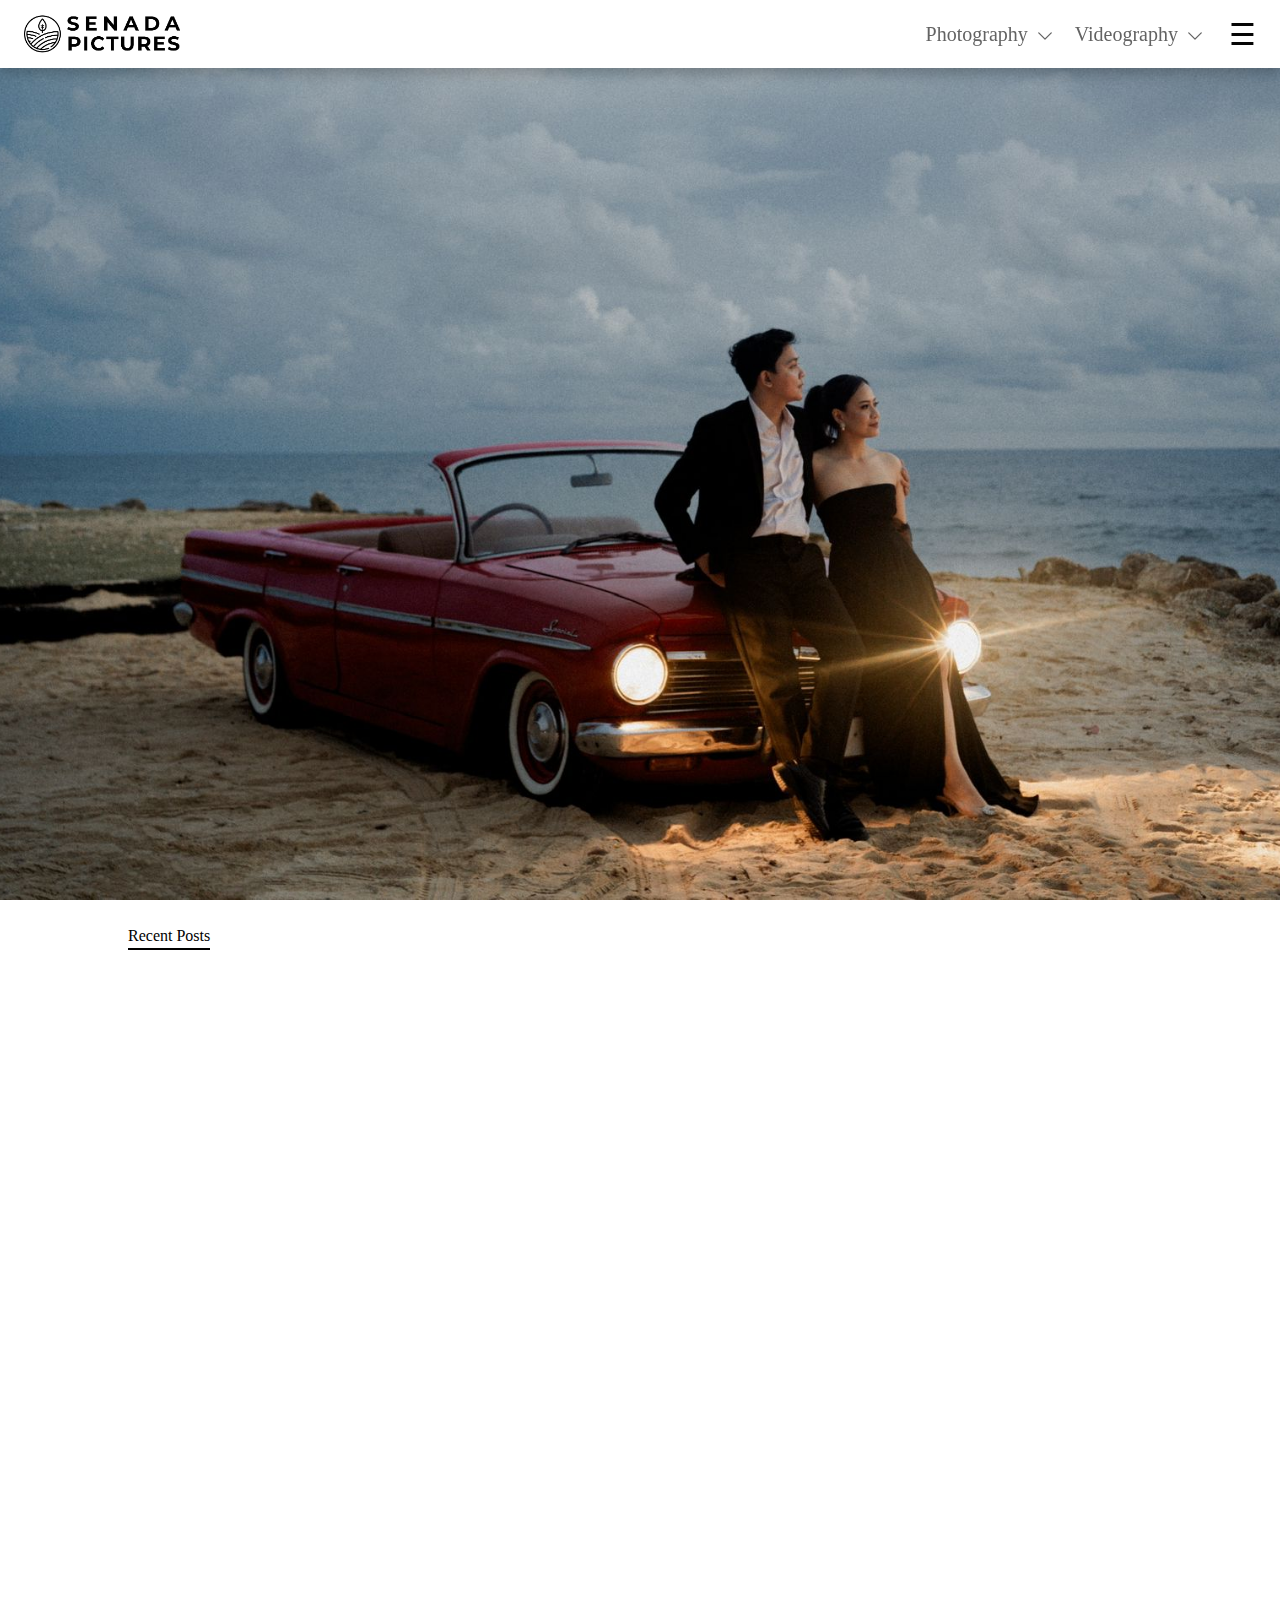
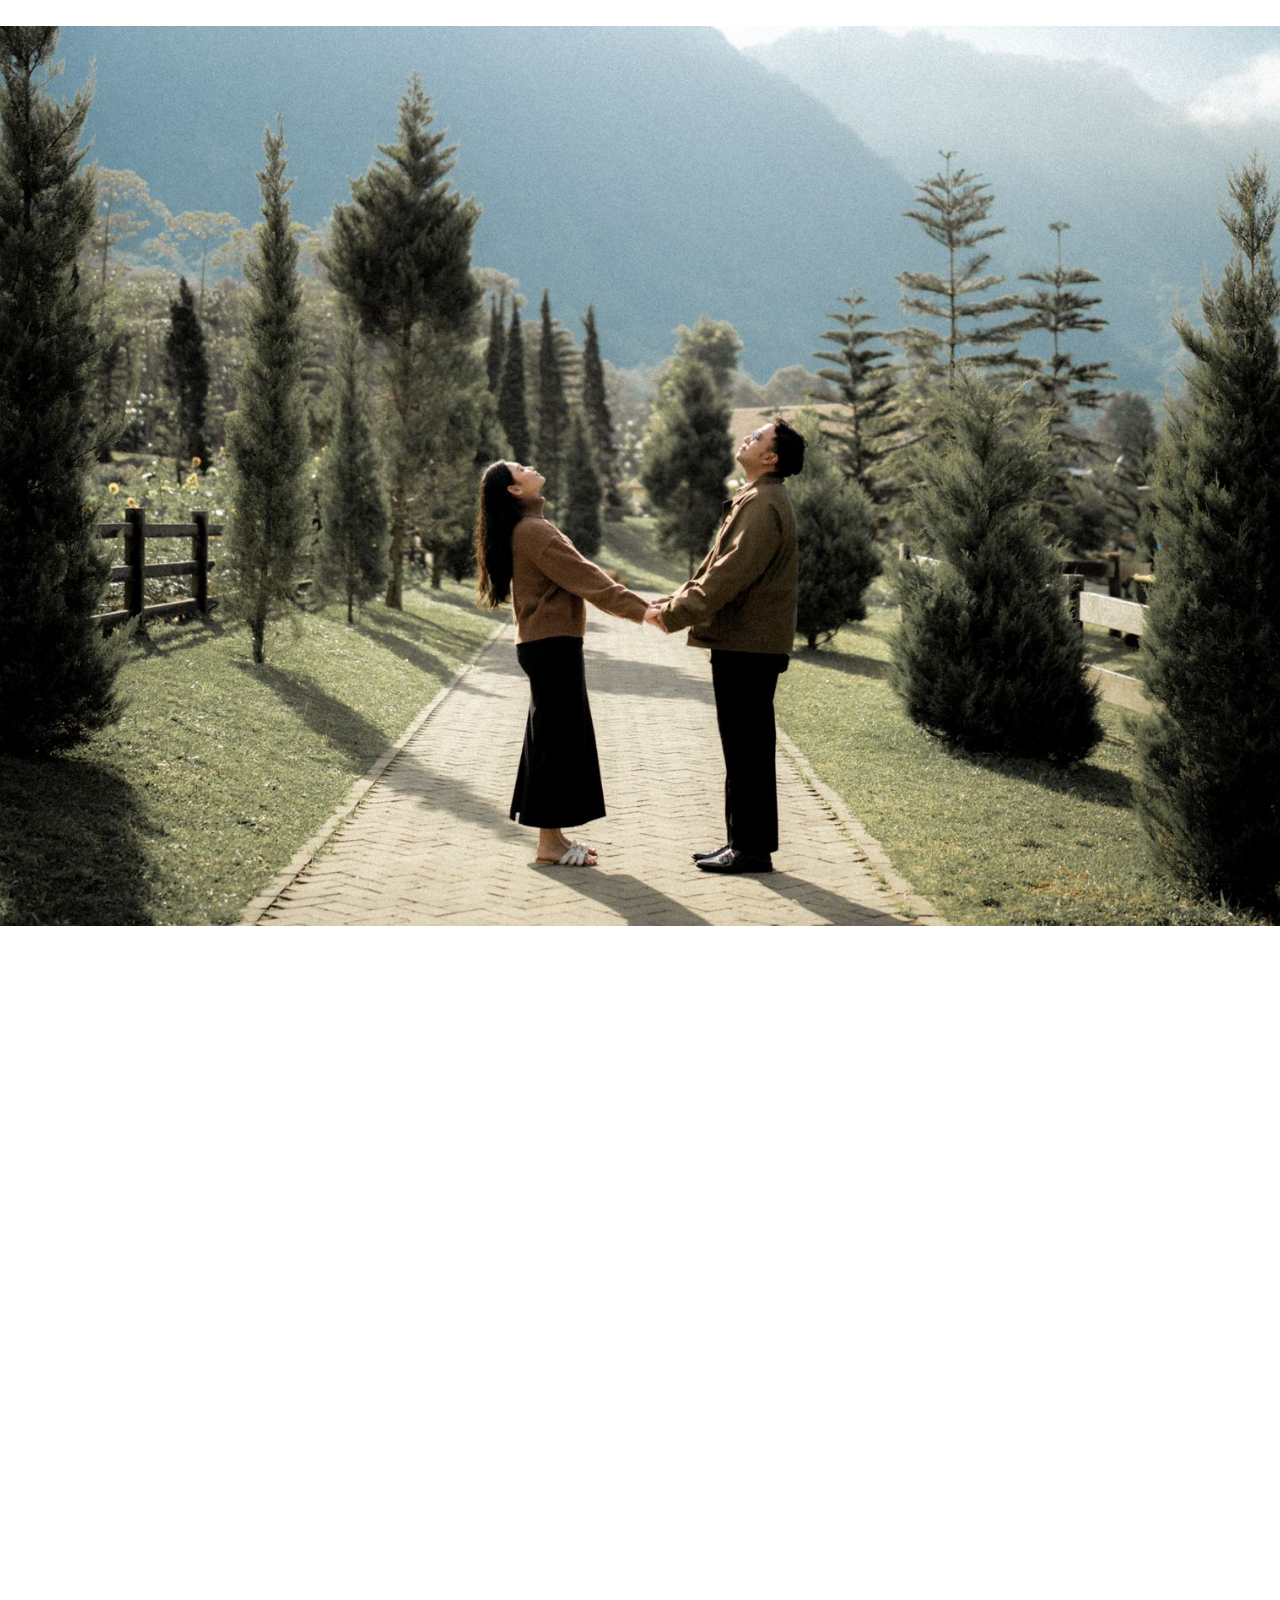
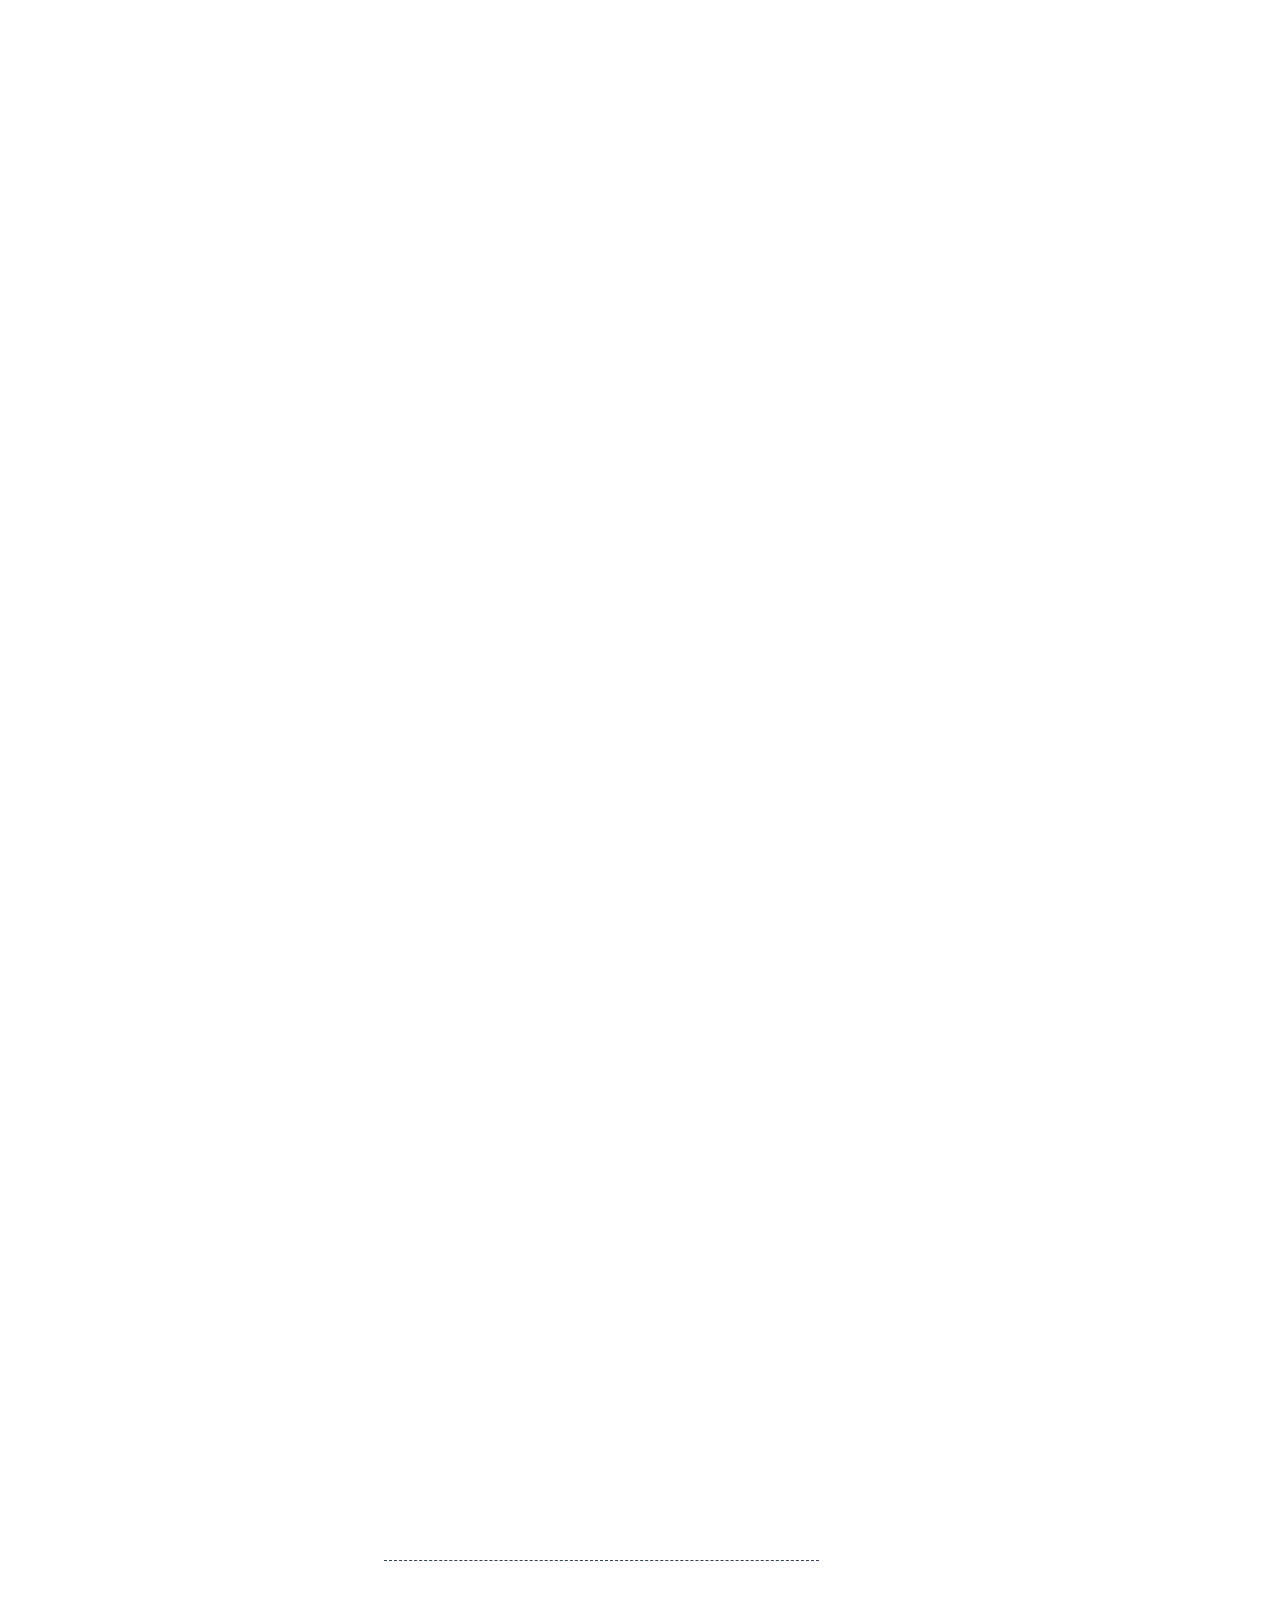
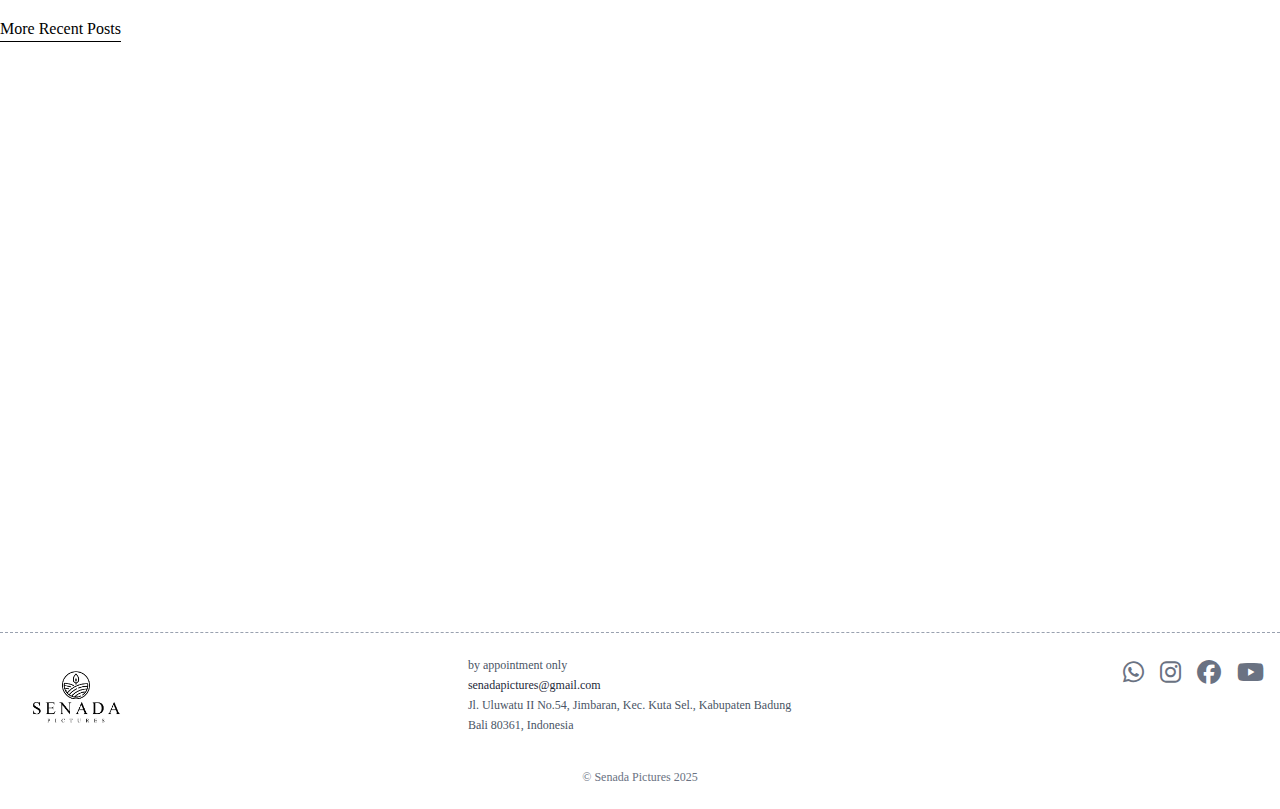
<file: index.html>
<!DOCTYPE html>
<html lang="en" class="dark">
<head>
  <meta charset="UTF-8">
  <meta name="viewport" content="width=device-width, initial-scale=1.0">
  <title>Senada Pictures</title>
  <link rel="stylesheet" href="style.css">
  <link rel="stylesheet" href="src/output.css">
  <link rel="icon" href="IMG/Logo/Vector Logo BLACK.png">
  <link rel="stylesheet" href="https://cdnjs.cloudflare.com/ajax/libs/font-awesome/6.7.2/css/all.min.css">
  <style>

  </style>
</head>

<body>
<!--Navbar Begin-->
<nav id="navbar" class="fixed flex w-full z-50 shadow-md bg-white justify-between transitiion-all duration-300">
  <div class="h-12 flex items-center md:px-1">
    <a href="index.html" id="topBarLogo">
      <img src="IMG/Logo/SENADA Resize.png" alt="Logo" class="h-24 py-1 object-contain">
    </a>
  </div>

<div class="menu-container" id="topNav">
  <div class="dropdown relative hidden md:block group">
    <button class="dropdown-toggle flex items-center gap-1 relative pb-1" onclick="toggleDropdown('photoDropdown', this)">

      <span class="relative inline-block">
        Photography
        <span class="absolute left-0 -bottom-0.5 w-0 h-[2px] bg-black transition-all duration-700 group-hover:w-full"></span>
      </span>

      <span class="arrow">
        <svg xmlns="http://www.w3.org/2000/svg" viewBox="0 0 24 24" fill="currentColor"
          class="w-5 h-5 transform transition-transform duration-300 origin-center">
          <path fill-rule="evenodd" d="M12.53 16.28a.75.75 0 0 1-1.06 0l-7.5-7.5a.75.75 0 0 1 1.06-1.06L12 14.69l6.97-6.97a.75.75 0 1 1 1.06 1.06l-7.5 7.5Z" clip-rule="evenodd" />
        </svg>
      </span>
    </button>
  
    <div id="photoDropdown" class="dropdown-content hidden absolute mt-2 bg-white shadow-lg rounded-sm">
      <a href="Wedding.html" class="block px-4 py-2 text-sm hover:bg-gray-100">Wedding</a>
      <a href="Pre-Wedding.html" class="block px-4 py-2 text-sm hover:bg-gray-100">Pre Wedding</a>
    </div>
  </div>

  <div class="dropdown relative hidden md:block group">
    <button class="dropdown-toggle flex items-center gap-1 relative pb-1" onclick="toggleDropdown('videoDropdown', this)">
      
      <span class="relative inline-block">
        Videography
        <span class="absolute left-0 -bottom-0.5 w-0 h-[2px] bg-black transition-all duration-700 group-hover:w-full"></span>
      </span>
  
      <span class="arrow">
        <svg xmlns="http://www.w3.org/2000/svg" viewBox="0 0 24 24" fill="currentColor"
          class="w-5 h-5 transform transition-transform duration-300 origin-center">
          <path fill-rule="evenodd" d="M12.53 16.28a.75.75 0 0 1-1.06 0l-7.5-7.5a.75.75 0 0 1 1.06-1.06L12 14.69l6.97-6.97a.75.75 0 1 1 1.06 1.06l-7.5 7.5Z" clip-rule="evenodd" />
        </svg>
      </span>
    </button>
  
    <div id="videoDropdown" class="dropdown-content hidden absolute mt-2 bg-white shadow-lg rounded-sm">
      <a href="Vid-Wedding.html" class="block px-4 py-2 text-sm hover:bg-gray-100">Wedding</a>
    </div>
  </div>

  <div id="hamburgerButton" class="hamburger md:block px-1" onclick="openSidebar()">☰</div>
</div>
</nav>
<!--Navbar End-->

<!--Side Menu Begin-->
<div class="side-menu fixed" id="sideMenu">
  <div class="top">
    <div>
      <button class="btn-close font-bold cursor-pointer md:mb-2">
        <svg xmlns="http://www.w3.org/2000/svg" fill="none" viewBox="0 0 24 24" stroke-width="1.5" stroke="currentColor" class="size-6 md:size-5">
          <path stroke-linecap="round" stroke-linejoin="round" d="M6 18 18 6M6 6l12 12" />
        </svg>        
      </button>
    </div>

    <a href="Photography.html" class="relative group hidden md:block">
      <span class="pb-1">Photography</span>
      <span class="absolute left-0 bottom-0 w-0 h-[2px] bg-black transition-all duration-700 group-hover:w-full"></span>
    </a>

    <!--Mobile-->
    <div class="md:hidden">
      <button onclick="toggleMobileDropdown('photoMobile','arrowPhoto')" class="relative flex items-center gap-1 w-full text-left">
        <span class="pb-1 font-bold text-[17.5px]">Photography</span>
          <svg id="arrowPhoto" xmlns="http://www.w3.org/2000/svg" class="w-4 h-4 ml-auto transition-transform duration-300" fill="none" viewBox="0 0 24 24" stroke="currentColor">
            <path stroke-linecap="round" stroke-linejoin="round" stroke-width="2" d="M19 9l-7 7-7-7"/>
          </svg>
      </button>
    
      <div id="photoMobile" class="side-mob dropdown-transition max-h-0 flex-col pl-6">
        <a href="Pre-Wedding.html" class="mt-3 pb-4 block font-light text-gray-700 text-sm">// Pre - Wedding</a>
        <a href="Wedding.html" class="block text-gray-700 text-sm">// Wedding</a>
      </div>
    </div>  

    <a href="Videography.html" class="relative group">
      <span class="pb-1">Videography</span>
      <span class="absolute left-0 bottom-0 w-0 h-[2px] bg-black transition-all duration-700 group-hover:w-full"></span>
    </a>
      <a href="About.html" class="relative group">
        <span class="pb-1">About</span>
        <span class="absolute left-0 bottom-0 w-0 h-[2px] bg-black transition-all duration-700 group-hover:w-full"></span>
      </a>
      <a href="Service.html" class="relative group">
        <span>Service</span>
        <span class="absolute left-0 bottom-0 w-0 h-[2px] bg-black transition-all duration-700 group-hover:w-full"></span>
      </a>
      <a href="FAQ.html" class="relative group">
        <span>FAQ</span>
        <span class="absolute left-0 bottom-0 w-0 h-[2px] bg-black transition-all duration-700 group-hover:w-full"></span>
      </a>
  </div>
  <div class="bottom">
    <div class="contact-item">
      <a href="https://wa.me/+6285339047862" target="_blank" class="icon"><i class="fa-brands fa-whatsapp"></i><span>+628123456789</span></a>
    </div>
    <div class="contact-item">
      <a href="https://www.instagram.com/senadapictures?utm_source=ig_web_button_share_sheet&igsh=ZDNlZDc0MzIxNw==" target="_blank" class="icon"><i class="fa-brands fa-instagram"></i><span>@senadapictures</span></a>
    </div>
    <div class="contact-item">
      <a href="https://maps.app.goo.gl/pJCjfqzjXT8QCr5k9" target="_blank" class="icon"><i class="fa-solid fa-location-dot"></i><span>Jl. Uluwatu II No.54, Jimbaran</span></a>
    </div>
    <div class="contact-item">
      <a href="https://mail.google.com/mail/u/1/?view=cm&fs=1&to=kiyrandom@gmail.com&tf=1" target="_blank" class="icon"><i class="fa-regular fa-envelope"></i><span>senadapictures@gmail.com</span></a>
    </div>
    <div class="powered font-poppins mt-15">Bali 80361 - Indonesia
      <p class="mt-1 md:mt-2">&copy; Powered by | Photos by | Terms of Service | Privacy Policy</p>
    </div>
  </div>
</div>

<div id="overlay" class="overlay fixed h-screen w-screen inset-0 bg-black/45 hidden z-101"></div>
<!--Side Menu End-->

<!--Hero Section-->
<section class="relative w-full h-screen overflow-hidden">
  <img id="img1" src="IMG/Background 3.jpg" class="absolute inset-0 w-full h-full object-cover object-center transition-opacity duration-1000 opacity-100">
  <img id="img2" src="IMG/Background 4.jpg" class="absolute inset-0 w-full h-full object-cover object-center transition-opacity duration-1000 opacity-100">
</section>
<!--Hero Section-->

<!--Main Content Begin-->
<div class="flex px-9 md:px-9 lg:px-32 mt-6 md:mt-8">
  <h2 class="text-[17px] md:text-[20px] mb-2 border-b-2 border-black transition-all duration-200 hover:border-b-4 active:border-b-4 active:text-black inline-block">
    Recent Posts
  </h2>    
</div>

<div class="flex mt-1 md:mt-4 px-2 max-w-6xl -mb-55 md:-mb-58 mx-auto">
  <div class="grid grid-cols-2 md:grid-cols-4 gap-4 md:gap-6 bg-white p-6">

    <div class="relative aspect-square overflow-hidden rounded-lg group opacity-0 translate-y-10 transition-all duration-700 ease-out reveal z-100 card">
      <!-- Gambar -->
      <img src="IMG/Background 1.jpg" alt="Bride" class="w-full h-full object-cover group-hover:scale-102 transition-transform duration-300">
    
      <!--Overlay-->
      <div class="absolute inset-0 bg-white/70 opacity-0 md:group-hover:opacity-100 transition duration-300 flex items-center justify-center card-overlay z-21 pointer-events-none">
          <div class="text-black text-[11px] leading-tight md:text-[15px] p-2 pr-12 pt-24 lg:pr-34 lg:pt-50">
            <p>KIYJAGO</p>
            <p>Walk of Love</p>
          </div>
      </div>
    
      <!--Tombol play-->
      <a href="Content-Vid.html" 
         class="absolute inset-0 flex items-center justify-center z-20 play-btn"
         onclick="return handleTap(event)">
        <div class="w-12 h-12 md:w-16 md:h-16 bg-white/90 rounded-full flex items-center justify-center hover:scale-110 transition duration-300 shadow-lg">
          <svg class="w-6 h-6 md:w-6 md:h-6 text-gray-800" fill="currentColor" viewBox="0 0 20 20">
            <path d="M6 4l10 6-10 6V4z"/>
          </svg>
        </div>
      </a>
    </div>    

    <div class="relative aspect-square overflow-hidden rounded-lg group opacity-0 translate-y-10 transition-all duration-700 ease-out reveal z-100 card">
      <a href="Content.html">
        <img src="IMG/Background 2.jpg" alt="Gallery Image" class="w-full h-full object-cover md:group-hover:scale-102 transition-transform duration-300">
        
        <!--Overlay-->
        <div class="absolute inset-0 bg-white/70 opacity-0 md:group-hover:opacity-100 transition duration-300 flex items-center justify-center card-overlay">
          <div class="text-black text-[11px] leading-tight md:text-[15px] p-2 pr-12 pt-24 lg:pr-34 lg:pt-50">
            <p>KIYJAGO</p>
            <p>Walk of Love</p>
          </div>
        </div>
      </a>
    </div>
    
    <div class="relative aspect-square overflow-hidden rounded-lg group opacity-0 translate-y-10 transition-all duration-700 ease-out reveal z-100 card">
      <a href="Content.html">
        <img src="IMG/Background 3.jpg" alt="Gallery Image" class="w-full h-full object-cover md:group-hover:scale-102 transition-transform duration-300">
        
        <!--Overlay-->
        <div class="absolute inset-0 bg-white/70 opacity-0 md:group-hover:opacity-100 transition duration-300 flex items-center justify-center card-overlay">
          <div class="text-black text-[11px] leading-tight md:text-[15px] p-2 pr-12 pt-24 lg:pr-34 lg:pt-50">
            <p>KIYJAGO</p>
            <p>Walk of Love</p>
          </div>
        </div>
      </a>
    </div>

    <div class="relative aspect-square overflow-hidden rounded-lg group opacity-0 translate-y-10 transition-all duration-700 ease-out reveal z-100 card">
      <!-- Gambar -->
      <img src="IMG/Background 4.jpg" alt="Bride" class="w-full h-full object-cover group-hover:scale-102 transition-transform duration-300">
    
      <!--Overlay-->
      <div class="absolute inset-0 bg-white/70 opacity-0 md:group-hover:opacity-100 transition duration-300 flex items-center justify-center card-overlay z-21 pointer-events-none">
          <div class="text-black text-[11px] leading-tight md:text-[15px] p-2 pr-12 pt-24 lg:pr-34 lg:pt-50">
            <p>KIYJAGO</p>
            <p>Walk of Love</p>
          </div>
      </div>
    
      <!--Tombol play-->
      <a href="Content-Vid.html" 
         class="absolute inset-0 flex items-center justify-center z-20 play-btn"
         onclick="return handleTap(event)">
        <div class="w-12 h-12 md:w-16 md:h-16 bg-white/90 rounded-full flex items-center justify-center hover:scale-110 transition duration-300 shadow-lg">
          <svg class="w-6 h-6 md:w-6 md:h-6 text-gray-800" fill="currentColor" viewBox="0 0 20 20">
            <path d="M6 4l10 6-10 6V4z"/>
          </svg>
        </div>
      </a>
    </div> 

    <div class="relative aspect-square overflow-hidden rounded-lg group opacity-0 translate-y-10 transition-all duration-700 ease-out reveal z-100 card">
      <a href="Content.html">
        <img src="IMG/Background 5.jpg" alt="Gallery Image" class="w-full h-full object-cover md:group-hover:scale-102 transition-transform duration-300">
        
        <!--Overlay-->
        <div class="absolute inset-0 bg-white/70 opacity-0 md:group-hover:opacity-100 transition duration-300 flex items-center justify-center card-overlay">
          <div class="text-black text-[11px] leading-tight md:text-[15px] p-2 pr-12 pt-24 lg:pr-34 lg:pt-50">
            <p>KIYJAGO</p>
            <p>Walk of Love</p>
          </div>
        </div>
      </a>
    </div>

    <div class="relative aspect-square overflow-hidden rounded-lg group opacity-0 translate-y-10 transition-all duration-700 ease-out reveal z-100 card">
      <a href="Content.html">
        <img src="IMG/Background 6.jpg" alt="Gallery Image" class="w-full h-full object-cover md:group-hover:scale-102 transition-transform duration-300">
        
        <!--Overlay-->
        <div class="absolute inset-0 bg-white/70 opacity-0 md:group-hover:opacity-100 transition duration-300 flex items-center justify-center card-overlay">
          <div class="text-black text-[11px] leading-tight md:text-[15px] p-2 pr-12 pt-24 lg:pr-34 lg:pt-50">
            <p>KIYJAGO</p>
            <p>Walk of Love</p>
          </div>
        </div>
      </a>
    </div>
    
    <div class="relative aspect-square overflow-hidden rounded-lg group opacity-0 translate-y-10 transition-all duration-700 ease-out reveal z-100 card">
      <!-- Gambar -->
      <img src="IMG/Background 7.jpg" alt="Bride" class="w-full h-full object-cover group-hover:scale-102 transition-transform duration-300">
    
      <!--Overlay-->
      <div class="absolute inset-0 bg-white/70 opacity-0 md:group-hover:opacity-100 transition duration-300 flex items-center justify-center card-overlay z-21 pointer-events-none">
          <div class="text-black text-[11px] leading-tight md:text-[15px] p-2 pr-12 pt-24 lg:pr-34 lg:pt-50">
          <p>KIYJAGO</p>
          <p>Walk of Love</p>
        </div>
      </div>
    
      <!--Tombol play-->
      <a href="Content-Vid.html" class="absolute inset-0 flex items-center justify-center z-20 play-btn" onclick="return handleTap(event)">
        <div class="w-12 h-12 md:w-16 md:h-16 bg-white/90 rounded-full flex items-center justify-center hover:scale-110 transition duration-300 shadow-lg">
          <svg class="w-6 h-6 md:w-6 md:h-6 text-gray-800" fill="currentColor" viewBox="0 0 20 20">
            <path d="M6 4l10 6-10 6V4z"/>
          </svg>
        </div>
      </a>
    </div> 
    
    <div class="relative aspect-square overflow-hidden rounded-lg group opacity-0 translate-y-10 transition-all duration-700 ease-out reveal z-100 card">
      <a href="Content.html">
        <img src="IMG/Background 8.jpg" alt="Gallery Image" class="w-full h-full object-cover md:group-hover:scale-102 transition-transform duration-300">
        
        <!--Overlay-->
        <div class="absolute inset-0 bg-white/70 opacity-0 md:group-hover:opacity-100 transition duration-300 flex items-center justify-center card-overlay">
          <div class="text-black text-[11px] leading-tight md:text-[15px] p-2 pr-12 pt-24 lg:pr-34 lg:pt-50">
            <p>KIYJAGO</p>
            <p>Walk of Love</p>
          </div>
        </div>
      </a>
    </div>
    
  </div>
</div>

<!--Content 2-->
<div id="secondContent">
  <div class="bg-center relative max-w-8xl h-[200dvh] md:h-[210vh] lg:h-[200vh] z-10 w-full overflow-hidden">
    <div class="sticky md:top-20 lg:top-5 h-screen w-full">
      <div id="parallax" class="w-full h-full will-change-transform bg-black/70">
        <a href="#">
          <img src="IMG/Background 5.jpg" alt="Senada" class="w-full h-full object-cover">
        </a>
      </div>
    </div>
  </div>  
  
  <section class="bg-white py-2 px-6 md:px-48 max-w-4xl mx-auto z-10">
    <div class="opacity-0 translate-y-10 transition-all duration-700 ease-out reveal">
      <p class="text-[11px] text-gray-500 uppercase font-poppins tracking-widest mb-8">JUN 11, 2025</p>
      <h2 class="text-2xl md:text-3xl font-semibold mb-6">The Land of a Thousand Temples</h2>
      <p class="text-gray-600 text-sm md:text-base text-justify leading-relaxed mb-6">
        Known as The Land of a Thousand Temples, Bali is a place where spirituality meets breathtaking landscapes
      </p>
      <p class="text-gray-600 text-sm md:text-base text-justify leading-relaxed mb-8">
        With thousands of temples across the island, each one tells a story of devotion, balance, and living tradition.
      </p>
      <a href="#">
        <button class="border border-black text-xs px-4 py-1 mb-6 uppercase font-poppins hover:bg-black hover:text-white cursor-pointer rounded-sm">
          More
        </button>
      </a>
      <hr class="border-dashed border-gray-700 w-full max-w-[250px] sm:max-w-[435px] mb-8">
    </div>
  </section>
  
  <div class="w-full max-w-8xl aspect-video">
    <iframe class="w-full h-full" src="https://www.youtube.com/embed/6oMQK63DWsE?si=iJ-zbaYHjS64skC6&amp;start=48" title="YouTube video player" frameborder="0" allow="accelerometer; autoplay; clipboard-write; encrypted-media; gyroscope; picture-in-picture; web-share" referrerpolicy="strict-origin-when-cross-origin" allowfullscreen></iframe>
  </div>
  
  <section class="bg-white py-2 px-6 md:px-48 max-w-4xl mx-auto z-10">
    <div class="opacity-0 translate-y-10 transition-all duration-700 ease-out reveal">
      <p class="text-[11px] text-gray-500 uppercase font-poppins tracking-widest mb-8">JUN 11, 2025</p>
      <h2 class="text-2xl md:text-3xl font-semibold mb-6">The Land of a Thousand Temples</h2>
      <p class="text-gray-600 text-sm md:text-base text-justify leading-relaxed mb-6">
        Known as The Land of a Thousand Temples, Bali is a place where spirituality meets breathtaking landscapes
      </p>
      <p class="text-gray-600 text-sm md:text-base text-justify leading-relaxed mb-8">
        With thousands of temples across the island, each one tells a story of devotion, balance, and living tradition.
      </p>
      <a href="#">
        <button class="border border-black text-xs px-4 py-1 mb-6 uppercase font-poppins hover:bg-black hover:text-white cursor-pointer rounded-sm">
          More
        </button>
      </a>
    </div>
    <hr class="border-dashed border-gray-700 w-full max-w-[250px] sm:max-w-[435px] mb-12">
  </section>
</div>

<!--Content 3-->
<div id="thirdContent">
  <div class="flex px-8 md:px-6 lg:px-47">
    <h2 class="text-[14px] md:text-[17px] border-b-1 border-black transition-all duration-200 hover:border-b-4 active:border-b-4 active:text-black inline-block">
      More Recent Posts
    </h2>    
  </div>
  
  <section class="max-w-5xl mx-auto px-8 md:px-6 mt-10 mb-12">

    <div class="grid grid-cols-2 md:grid-cols-4 lg:grid-cols-5 gap-4 md:gap-10 rounded-s-lg">

      <!--Cards-->
      <div class="relative aspect-square overflow-hidden rounded-lg group opacity-0 translate-y-10 transition-all duration-700 ease-out reveal z-100 card">
        <!-- Gambar -->
        <img src="IMG/Background 1.jpg" alt="Bride" class="w-full h-full object-cover group-hover:scale-102 transition-transform duration-300">
      
        <!--Overlay-->
        <div class="absolute inset-0 bg-white/70 opacity-0 md:group-hover:opacity-100 transition duration-300 flex items-center justify-center card-overlay z-21 pointer-events-none">
          <div class="text-black text-[11px] leading-tight md:text-[13px] p-2 pr-12 pt-24 lg:pr-18 lg:pt-30">
            <p>KIYJAGO</p>
            <p>Walk of Love</p>
          </div>
        </div>
      
        <!--Tombol play-->
        <a href="Content-Vid.html" class="absolute inset-0 flex items-center justify-center z-20 play-btn" onclick="return handleTap(event)">
          <div class="w-12 h-12 md:w-16 md:h-16 bg-white/90 rounded-full flex items-center justify-center hover:scale-102 transition duration-300 shadow-lg">
            <svg class="w-6 h-6 md:w-6 md:h-6 text-gray-800" fill="currentColor" viewBox="0 0 20 20">
              <path d="M6 4l10 6-10 6V4z"/>
            </svg>
          </div>
        </a>
      </div> 

      <div class="relative aspect-square overflow-hidden rounded-lg group opacity-0 translate-y-10 transition-all duration-700 ease-out reveal z-100 card">
        <a href="Content.html">
          <img src="IMG/Background 2.jpg" alt="Gallery Image" class="w-full h-full object-cover group-hover:scale-102 transition-transform duration-300">
      
          <!--Overlay-->
          <div class="absolute inset-0 bg-white/70 opacity-0 group-hover:opacity-100 transition duration-300 flex items-center justify-center card-overlay">
          <div class="text-black text-[11px] leading-tight md:text-[13px] p-2 pr-12 pt-24 lg:pr-18 lg:pt-30">
              <p>KIYJAGO</p>
              <p>Walk of Love</p>
            </div>
          </div>
        </a>
      </div> 

      <div class="relative aspect-square overflow-hidden rounded-lg group opacity-0 translate-y-10 transition-all duration-700 ease-out reveal z-100 card">
        <a href="Content.html">
          <img src="IMG/Background 3.jpg" alt="Gallery Image" class="w-full h-full object-cover group-hover:scale-102 transition-transform duration-300">
      
          <!--Overlay-->
          <div class="absolute inset-0 bg-white/70 opacity-0 group-hover:opacity-100 transition duration-300 flex items-center justify-center card-overlay">
          <div class="text-black text-[11px] leading-tight md:text-[13px] p-2 pr-12 pt-24 lg:pr-18 lg:pt-30">
              <p>KIYJAGO</p>
              <p>Walk of Love</p>
            </div>
          </div>
        </a>
      </div> 

      <div class="relative aspect-square overflow-hidden rounded-lg group opacity-0 translate-y-10 transition-all duration-700 ease-out reveal z-100 card">
        <!-- Gambar -->
        <img src="IMG/Background 4.jpg" alt="Bride" class="w-full h-full object-cover group-hover:scale-102 transition-transform duration-300">
      
        <!--Overlay-->
        <div class="absolute inset-0 bg-white/70 opacity-0 md:group-hover:opacity-100 transition duration-300 flex items-center justify-center card-overlay z-21 pointer-events-none">
          <div class="text-black text-[11px] leading-tight md:text-[13px] p-2 pr-12 pt-24 lg:pr-18 lg:pt-30">
            <p>KIYJAGO</p>
            <p>Walk of Love</p>
          </div>
        </div>
      
        <!--Tombol play-->
        <a href="Content-Vid.html" class="absolute inset-0 flex items-center justify-center z-20 play-btn" onclick="return handleTap(event)">
          <div class="w-12 h-12 md:w-16 md:h-16 bg-white/90 rounded-full flex items-center justify-center hover:scale-110 transition duration-300 shadow-lg">
            <svg class="w-6 h-6 md:w-6 md:h-6 text-gray-800" fill="currentColor" viewBox="0 0 20 20">
              <path d="M6 4l10 6-10 6V4z"/>
            </svg>
          </div>
        </a>
      </div>

      <div class="relative aspect-square overflow-hidden rounded-lg group opacity-0 translate-y-10 transition-all duration-700 ease-out reveal z-100 card">
        <a href="Content.html">
          <img src="IMG/Background 5.jpg" alt="Gallery Image" class="w-full h-full object-cover group-hover:scale-102 transition-transform duration-300">
      
          <!--Overlay-->
          <div class="absolute inset-0 bg-white/70 opacity-0 group-hover:opacity-100 transition duration-300 flex items-center justify-center card-overlay">
          <div class="text-black text-[11px] leading-tight md:text-[13px] p-2 pr-12 pt-24 lg:pr-18 lg:pt-30">
              <p>KIYJAGO</p>
              <p>Walk of Love</p>
            </div>
          </div>
        </a>
      </div> 

      <div class="relative aspect-square overflow-hidden rounded-lg group opacity-0 translate-y-10 transition-all duration-700 ease-out reveal z-100 card">
        <a href="Content.html">
          <img src="IMG/Background 6.jpg" alt="Gallery Image" class="w-full h-full object-cover group-hover:scale-102 transition-transform duration-300">
      
          <!--Overlay-->
          <div class="absolute inset-0 bg-white/70 opacity-0 group-hover:opacity-100 transition duration-300 flex items-center justify-center card-overlay">
          <div class="text-black text-[11px] leading-tight md:text-[13px] p-2 pr-12 pt-24 lg:pr-18 lg:pt-30">
              <p>KIYJAGO</p>
              <p>Walk of Love</p>
            </div>
          </div>
        </a>
      </div> 

      <div class="hidden lg:block md:block relative aspect-square overflow-hidden rounded-lg group opacity-0 translate-y-10 transition-all duration-700 ease-out reveal z-100 card">
        <!-- Gambar -->
        <img src="IMG/Background 7.jpg" alt="Bride" class="w-full h-full object-cover group-hover:scale-102 transition-transform duration-300">
      
        <!--Overlay-->
        <div class="absolute inset-0 bg-white/70 opacity-0 md:group-hover:opacity-100 transition duration-300 flex items-center justify-center card-overlay z-21 pointer-events-none">
          <div class="text-black text-[11px] leading-tight md:text-[13px] p-2 pr-12 pt-24 lg:pr-18 lg:pt-30">
            <p>KIYJAGO</p>
            <p>Walk of Love</p>
          </div>
        </div>
      
        <!--Tombol play-->
        <a href="Content-Vid.html" class="absolute inset-0 flex items-center justify-center z-20 play-btn" onclick="return handleTap(event)">
          <div class="w-12 h-12 md:w-16 md:h-16 bg-white/90 rounded-full flex items-center justify-center hover:scale-110 transition duration-300 shadow-lg">
            <svg class="w-6 h-6 md:w-6 md:h-6 text-gray-800" fill="currentColor" viewBox="0 0 20 20">
              <path d="M6 4l10 6-10 6V4z"/>
            </svg>
          </div>
        </a>
      </div>

      <div class="hidden lg:block md:block relative aspect-square overflow-hidden rounded-lg group opacity-0 translate-y-10 transition-all duration-700 ease-out reveal z-100 card">
        <a href="Content.html">
          <img src="IMG/Background 8.jpg" alt="Gallery Image" class="w-full h-full object-cover group-hover:scale-102 transition-transform duration-300">
      
          <!--Overlay-->
          <div class="absolute inset-0 bg-white/70 opacity-0 group-hover:opacity-100 transition duration-300 flex items-center justify-center card-overlay">
          <div class="text-black text-[11px] leading-tight md:text-[13px] p-2 pr-12 pt-24 lg:pr-18 lg:pt-30">
              <p>KIYJAGO</p>
              <p>Walk of Love</p>
            </div>
          </div>
        </a>
      </div> 

      <div class="hidden lg:block md:hidden relative aspect-square overflow-hidden rounded-lg group opacity-0 translate-y-10 transition-all duration-700 ease-out reveal z-100 card">
        <a href="Content.html">
          <img src="IMG/Background 9.jpg" alt="Gallery Image" class="w-full h-full object-cover group-hover:scale-102 transition-transform duration-300">
      
          <!--Overlay-->
          <div class="absolute inset-0 bg-white/70 opacity-0 group-hover:opacity-100 transition duration-300 flex items-center justify-center card-overlay">
          <div class="text-black text-[11px] leading-tight md:text-[13px] p-2 pr-12 pt-24 lg:pr-18 lg:pt-30">
              <p>KIYJAGO</p>
              <p>Walk of Love</p>
            </div>
          </div>
        </a>
      </div> 

      <div class="hidden lg:block md:hidden relative aspect-square overflow-hidden rounded-lg group opacity-0 translate-y-10 transition-all duration-700 ease-out reveal z-100 card">
        <!-- Gambar -->
        <img src="IMG/Background 10.jpg" alt="Bride" class="w-full h-full object-cover group-hover:scale-102 transition-transform duration-300">
      
        <!--Overlay-->
        <div class="absolute inset-0 bg-white/70 opacity-0 md:group-hover:opacity-100 transition duration-300 flex items-center justify-center card-overlay z-21 pointer-events-none">
          <div class="text-black text-[11px] leading-tight md:text-[13px] p-2 pr-12 pt-24 lg:pr-18 lg:pt-30">
            <p>KIYJAGO</p>
            <p>Walk of Love</p>
          </div>
        </div>
      
        <!--Tombol play-->
        <a href="Content-Vid.html" class="absolute inset-0 flex items-center justify-center z-20 play-btn" onclick="return handleTap(event)">
          <div class="w-12 h-12 md:w-16 md:h-16 bg-white/90 rounded-full flex items-center justify-center hover:scale-110 transition duration-300 shadow-lg">
            <svg class="w-6 h-6 md:w-6 md:h-6 text-gray-800" fill="currentColor" viewBox="0 0 20 20">
              <path d="M6 4l10 6-10 6V4z"/>
            </svg>
          </div>
        </a>
      </div>

    </div>
  </section>
</div>
<!--Main (Tailwind) End-->

<!--Footer Begin-->
<footer class="bg-white border-t border-dashed border-gray-400 mt-10">
  <div class="max-w-7xl mx-auto px-4 py-6 flex flex-col md:flex-row justify-between items-start gap-8">

    <div>
      <a href="index.html">
        <img src="IMG/Logo/NEW SENADA PICTURES LOGO.png" alt="Senada Pictures" class="h-20 mb-2">
      </a>
    </div>

    <div class="text-sm/5 text-gray-600">
      <p class="text-xs mb-1">by appointment only</p>
      <p class="text-xs mb-1"><a href="https://mail.google.com/mail/u/1/?view=cm&fs=1&to=kiyrandom@gmail.com&tf=1" target="_blank" class="text-gray-800">senadapictures@gmail.com</a></p>
      <p class="text-xs mb-1">Jl. Uluwatu II No.54, Jimbaran, Kec. Kuta Sel., Kabupaten Badung</p>
      <p class="text-xs mb-1">Bali 80361, Indonesia</p>
    </div>

    <div class="flex space-x-4 text-gray-500 text-2xl">
      <a href="https://wa.me/+6285339047862" target="_blank" class="hover:text-black"><i class="fa-brands fa-whatsapp"></i></a>
      <a href="https://www.instagram.com/senadapictures?utm_source=ig_web_button_share_sheet&igsh=ZDNlZDc0MzIxNw==" target="_blank" class="hover:text-black"><i class="fa-brands fa-instagram"></i></a>
      <a href="https://www.facebook.com/" target="_blank" class="hover:text-black "><i class="fa-brands fa-facebook"></i></a>
      <a href="https://www.youtube.com/" target="_blank" class="hover:text-black"><i class="fa-brands fa-youtube"></i></a>
    </div>
  </div>

  <div class="text-center text-xs text-gray-500 pb-6">
    &copy; Senada Pictures 2025
  </div>
</footer>
<!--Footer End-->

<!--Toggle Script-->
<script src="toggle.js"></script>
</body>
</html>
</file>
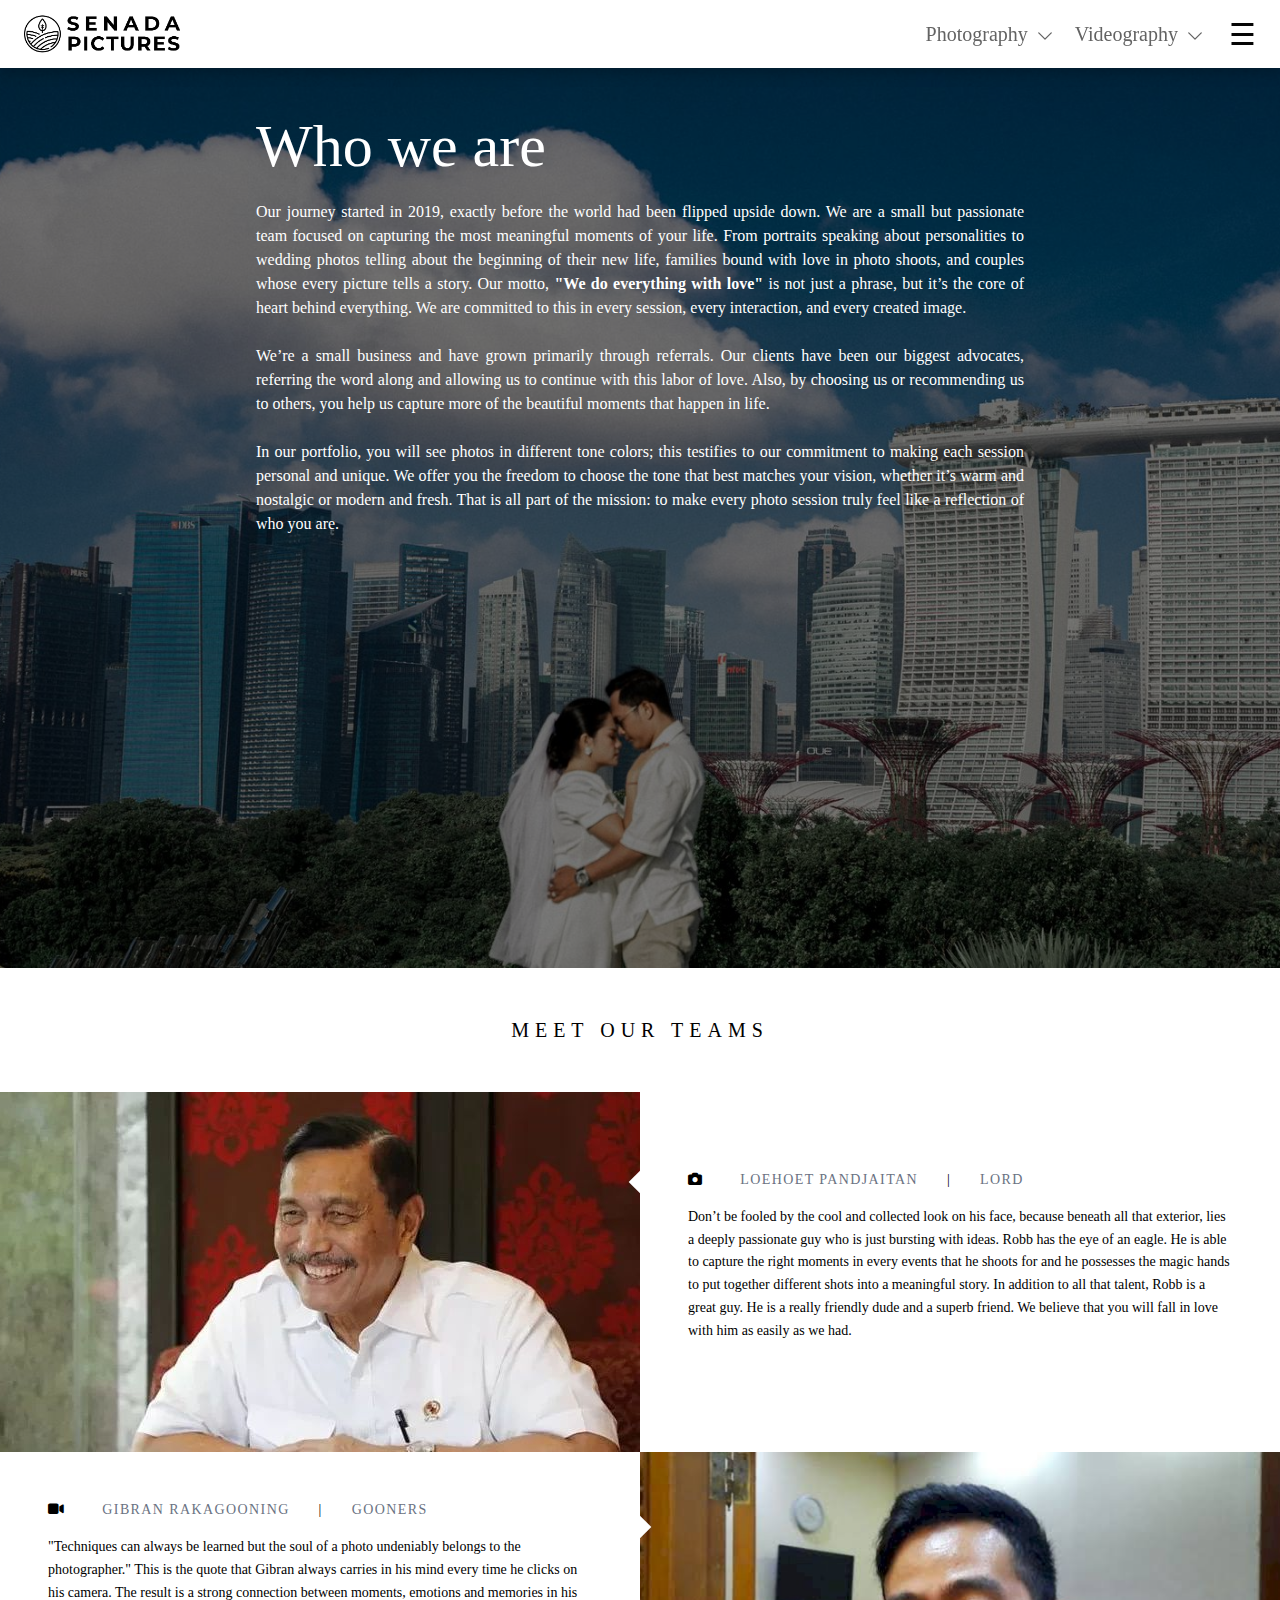
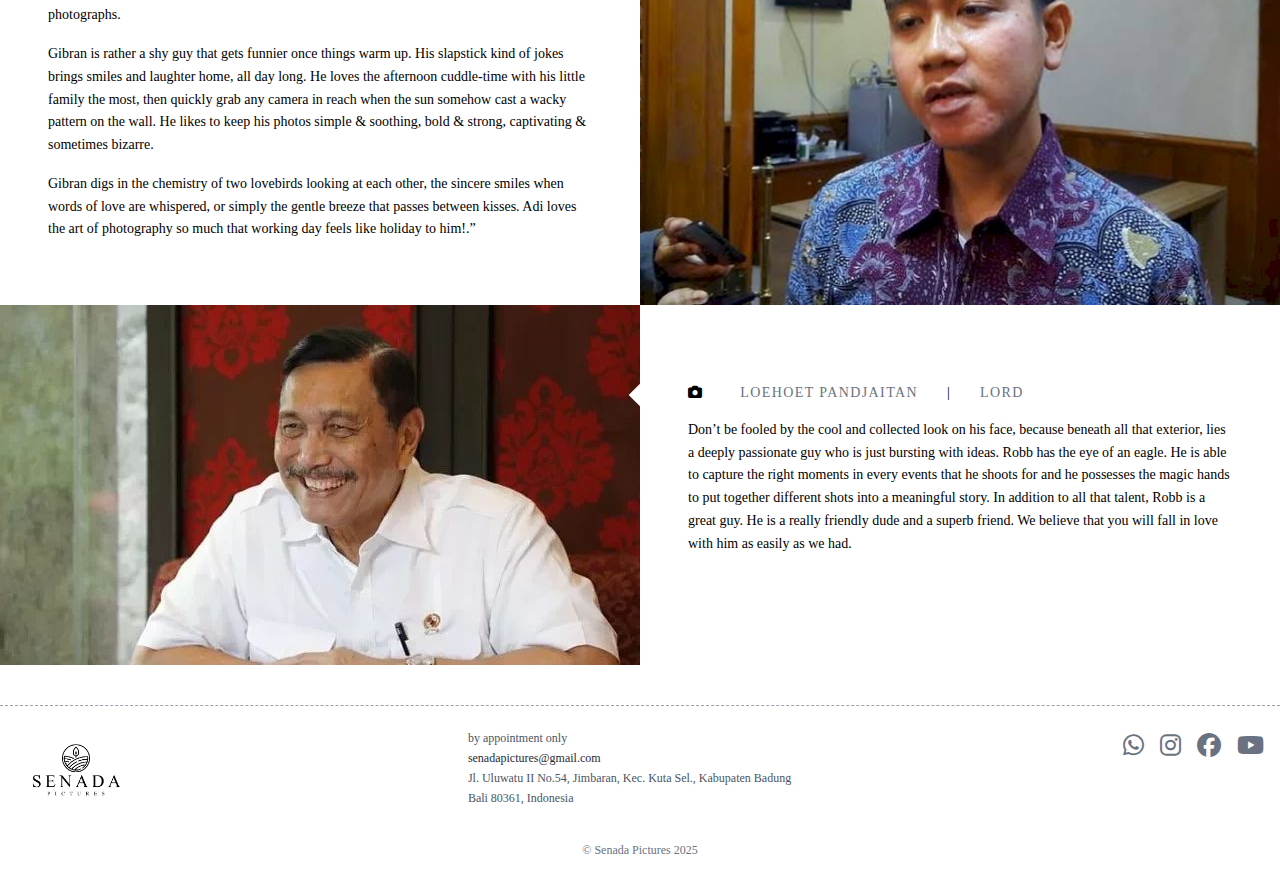
<file: About.html>
<!DOCTYPE html>
<html lang="en">
<head>
  <meta charset="UTF-8">
  <meta name="viewport" content="width=device-width, initial-scale=1.0">
  <title>Senada Pictures</title>
  <link rel="stylesheet" href="style.css">
  <link rel="stylesheet" href="src/output.css">
  <link rel="icon" href="IMG/Logo/Vector Logo BLACK.png">
  <link rel="stylesheet" href="https://cdnjs.cloudflare.com/ajax/libs/font-awesome/6.7.2/css/all.min.css">
</head>

<body>
<!--Navbar Begin-->
<nav id="navbar" class="fixed flex w-full z-50 shadow-md bg-white justify-between transitiion-all duration-300">
  <div class="h-12 flex items-center px-1">
    <a href="index.html" id="topBarLogo">
      <img src="IMG/Logo/SENADA Resize.png" alt="Logo" class="h-24 py-1 object-contain">
    </a>
  </div>

<div class="menu-container" id="topNav">
  <div class="dropdown relative hidden md:block">
    <button class="dropdown-toggle flex items-center gap-1" onclick="toggleDropdown('photoDropdown', this)">
      Photography
      <span class="arrow">
        <svg xmlns="http://www.w3.org/2000/svg" viewBox="0 0 24 24" fill="currentColor" class="w-5 h-5 transform transition-transform duration-300 origin-center">
          <path fill-rule="evenodd" d="M12.53 16.28a.75.75 0 0 1-1.06 0l-7.5-7.5a.75.75 0 0 1 1.06-1.06L12 14.69l6.97-6.97a.75.75 0 1 1 1.06 1.06l-7.5 7.5Z" clip-rule="evenodd"/>
        </svg>
      </span>
    </button>
  
    <div id="photoDropdown" class="dropdown-content hidden absolute mt-2 bg-white shadow-lg rounded-sm">
      <a href="Pre-Wedding.html" class="block px-4 py-2 text-sm hover:bg-gray-100">Pre Wedding</a>
      <a href="Wedding.html" class="block px-4 py-2 text-sm hover:bg-gray-100">Wedding</a>
    </div>
  </div>

  <div class="dropdown relative hidden md:block">
    <button class="dropdown-toggle flex items-center gap-1" onclick="toggleDropdown('videoDropdown', this)">
      Videography
      <span class="arrow">
        <svg xmlns="http://www.w3.org/2000/svg" viewBox="0 0 24 24" fill="currentColor" class="w-5 h-5 transform transition-transform duration-300 origin-center">
          <path fill-rule="evenodd" d="M12.53 16.28a.75.75 0 0 1-1.06 0l-7.5-7.5a.75.75 0 0 1 1.06-1.06L12 14.69l6.97-6.97a.75.75 0 1 1 1.06 1.06l-7.5 7.5Z" clip-rule="evenodd"/>
        </svg>
      </span>
    </button>
    <div id="videoDropdown" class="dropdown-content hidden absolute left-0 mt-2 bg-white shadow-lg rounded-sm">
      <a href="Vid-Wedding.html">Wedding</a>
    </div>
  </div>

  <div id="hamburgerButton" class="hamburger md:block px-1" onclick="openSidebar()">☰</div>
</div>
</nav>
<!--Navbar End-->

<!--Side Menu Begin-->
<div class="side-menu" id="sideMenu">
  <div class="top">
    <div>
      <button class="btn-close font-bold cursor-pointer mb-3 md:mb-2">
        <svg xmlns="http://www.w3.org/2000/svg" fill="none" viewBox="0 0 24 24" stroke-width="1.5" stroke="currentColor" class="size-4 md:size-5">
          <path stroke-linecap="round" stroke-linejoin="round" d="M6 18 18 6M6 6l12 12" />
        </svg>        
      </button>
    </div>
      <a href="Photography.html">Photography</a>
      <a href="Videography.html">Videography</a>
      <a href="About.html">About</a>
      <a href="Service.html">Service</a>
      <a href="FAQ.html">FAQ</a>
  </div>
  <div class="bottom">
    <div class="contact-item">
      <a href="https://wa.me/+6285339047862" target="_blank" class="icon"><i class="fa-brands fa-whatsapp"></i><span>+628123456789</span></a>
    </div>
    <div class="contact-item">
      <a href="https://www.instagram.com/senadapictures?utm_source=ig_web_button_share_sheet&igsh=ZDNlZDc0MzIxNw==" target="_blank" class="icon"><i class="fa-brands fa-instagram"></i><span>@senadapictures</span></a>
    </div>
    <div class="contact-item">
      <a href="https://maps.app.goo.gl/pJCjfqzjXT8QCr5k9" target="_blank" class="icon"><i class="fa-solid fa-location-dot"></i><span>Jl. Uluwatu II No.54, Jimbaran</span></a>
    </div>
    <div class="contact-item">
      <a href="https://mail.google.com/mail/u/1/?view=cm&fs=1&to=kiyrandom@gmail.com&tf=1" target="_blank" class="icon"><i class="fa-regular fa-envelope"></i><span>senadapictures@gmail.com</span></a>
    </div>
    <div class="powered font-poppins mt-15">Bali 80361 - Indonesia
      <p class="mt-1 md:mt-2">&copy; Powered by | Photos by | Terms of Service | Privacy Policy</p>
    </div>
  </div>
</div>

<div id="overlay" class="overlay fixed inset-0 bg-black/45 hidden z-101"></div>
<!--Side Menu End-->

<!--Main Begin-->
<div class="relative w-full min-h-screen pt-17">
  <!-- Background -->
  <img src="IMG/Background 1.jpg" alt="Who we are" class="w-full h-full object-cover absolute inset-0 z-0" />

  <!-- Overlay -->
  <div class="relative z-10 flex justify-center min-h-screen px-12 py-12 bg-black/50 backdrop-blur-none">
    <div class="max-w-3xl text-white text-justify font-light space-y-6">
      <h1 class="text-4xl md:text-6xl font-normal">Who we are</h1>
      <p>
        Our journey started in 2019, exactly before the world had been flipped upside down. We are a small but passionate team focused on capturing the most meaningful moments of your life. From portraits speaking about personalities to wedding photos telling about the beginning of their new life, families bound with love in photo shoots, and couples whose every picture tells a story. Our motto, <strong class="font-extrabold">"We do everything with love"</strong> is not just a phrase, but it’s the core of heart behind everything. We are committed to this in every session, every interaction, and every created image.
      </p>
      <p>
        We’re a small business and have grown primarily through referrals. Our clients have been our biggest advocates, referring the word along and allowing us to continue with this labor of love. Also, by choosing us or recommending us to others, you help us capture more of the beautiful moments that happen in life.
      </p>
      <p>
        In our portfolio, you will see photos in different tone colors; this testifies to our commitment to making each session personal and unique. We offer you the freedom to choose the tone that best matches your vision, whether it’s warm and nostalgic or modern and fresh. That is all part of the mission: to make every photo session truly feel like a reflection of who you are.
      </p>
    </div>
  </div>
</div>

<h2 class="text-center text-xl tracking-[0.3em] font-medium uppercase mt-12 mb-12">Meet Our Teams</h2>

<!--Card-->
<div class="grid grid-cols-1 lg:grid-cols-2">
  <!--Left Picture-->
  <div class="w-full h-full">
    <img src="IMG/People/Mim 2.jpg" alt="Foto Atas" class="height-guide-0 w-full h-full object-cover"/>
  </div>

  <!--Right Text-->
  <div class="relative bg-white p-8 md:p-12 text-sm leading-relaxed flex flex-col justify-center">
    <!--Mark-->
    <div class="hidden lg:block absolute left-0 top-1/4 w-4 h-4 bg-white rotate-45 -translate-x-1/2 -translate-y-1/2 z-10"></div>

    <h2 class="text-sm uppercase tracking-widest font-medium mb-4">
      <i class="fa-solid fa-camera pr-2"></i>
      <p class="text-gray-500 hover:text-black mx-6 inline-block duration-300">Loehoet Pandjaitan</p>
      |
      <p class="text-gray-500 hover:text-black mx-6 inline-block duration-300">Lord</p>
    </h2>
    <p class="mb-8">
      Don’t be fooled by the cool and collected look on his face, because beneath all that exterior, lies a deeply passionate guy who is just bursting with ideas. Robb has the eye of an eagle. He is able to capture the right moments in every events that he shoots for and he possesses the magic hands to put together different shots into a meaningful story. In addition to all that talent, Robb is a great guy. He is a really friendly dude and a superb friend. We believe that you will fall in love with him as easily as we had.
      </p>
  </div>
</div>

<div class="grid grid-cols-1 lg:grid-cols-2">
  <!--Right Picture-->
  <a href="#" class="block w-full h-full order-1 lg:order-2">
    <div class="w-full h-full">
      <img src="IMG/People/Mim 1.jpg" alt="Foto Bawah" class="w-full h-full object-cover" />
    </div>
  </a>

  <!--Left Text-->
  <div class="relative bg-white p-8 md:p-12 text-sm leading-relaxed flex flex-col justify-center order-2 lg:order-1">
    <!--Mark-->
    <div class="hidden lg:block absolute right-0 top-1/6 w-4 h-4 bg-white rotate-45 translate-x-1/2 -translate-y-1/2 z-10"></div>

    <h2 class="text-sm uppercase tracking-widest font-medium mb-4">
      <i class="fa-solid fa-video pr-2"></i>
      <p class="text-gray-500 hover:text-black mx-6 inline-block duration-300">Gibran Rakagooning</p>
      |
      <p class="text-gray-500 hover:text-black mx-6 inline-block duration-300">Gooners</p>
    </h2>
    <p class="mb-4">
      "Techniques can always be learned but the soul of a photo undeniably belongs to the photographer." This is the quote that Gibran always carries in his mind every time he clicks on his camera. The result is a strong connection between moments, emotions and memories in his photographs.
    </p>
      <p class="mb-4">
        Gibran is rather a shy guy that gets funnier once things warm up. His slapstick kind of jokes brings smiles and laughter home, all day long. He loves the afternoon cuddle-time with his little family the most, then quickly grab any camera in reach when the sun somehow cast a wacky pattern on the wall. He likes to keep his photos simple & soothing, bold & strong, captivating & sometimes bizarre.
      </p>
      <p class="mb-4">
        Gibran digs in the chemistry of two lovebirds looking at each other, the sincere smiles when words of love are whispered, or simply the gentle breeze that passes between kisses. Adi loves the art of photography so much that working day feels like holiday to him!.”
      </p>
  </div>
</div>

<!--Card (Opsional)-->
<div class="grid grid-cols-1 lg:grid-cols-2">
  <!--Left Picture-->
  <a href="#">
    <div class="w-full h-full">
      <img src="IMG/People/Mim 2.jpg" alt="Foto Atas" class="height-guide-0 w-full h-full object-cover"/>
    </div>
  </a>

  <!--Right Text-->
  <div class="relative bg-white p-8 md:p-12 text-sm leading-relaxed flex flex-col justify-center">
    <!--Mark-->
    <div class="hidden lg:block absolute left-0 top-1/4 w-4 h-4 bg-white rotate-45 -translate-x-1/2 -translate-y-1/2 z-10"></div>

    <h2 class="text-sm uppercase tracking-widest font-medium mb-4">
      <i class="fa-solid fa-camera pr-2"></i>
      <p class="text-gray-500 hover:text-black mx-6 inline-block duration-300">Loehoet Pandjaitan</p>
      |
      <p class="text-gray-500 hover:text-black mx-6 inline-block duration-300">Lord</p>
    </h2>
    <p class="mb-8">
      Don’t be fooled by the cool and collected look on his face, because beneath all that exterior, lies a deeply passionate guy who is just bursting with ideas. Robb has the eye of an eagle. He is able to capture the right moments in every events that he shoots for and he possesses the magic hands to put together different shots into a meaningful story. In addition to all that talent, Robb is a great guy. He is a really friendly dude and a superb friend. We believe that you will fall in love with him as easily as we had.
      </p>
  </div>
</div>
<!--Main End-->

<!--Footer Begin-->
<footer class="bg-white border-t border-dashed border-gray-400 mt-10">
  <div class="max-w-7xl mx-auto px-4 py-6 flex flex-col md:flex-row justify-between items-start gap-8">

    <div>
      <a href="index.html">
        <img src="IMG/Logo/NEW SENADA PICTURES LOGO.png" alt="Senada Pictures" class="h-20 mb-2">
      </a>
    </div>

    <div class="text-sm/5 text-gray-600">
      <p class="text-xs mb-1">by appointment only</p>
      <p class="text-xs mb-1"><a href="https://mail.google.com/mail/u/1/?view=cm&fs=1&to=kiyrandom@gmail.com&tf=1" target="_blank" class="text-gray-800">senadapictures@gmail.com</a></p>
      <p class="text-xs mb-1">Jl. Uluwatu II No.54, Jimbaran, Kec. Kuta Sel., Kabupaten Badung</p>
      <p class="text-xs mb-1">Bali 80361, Indonesia</p>
    </div>

    <div class="flex space-x-4 text-gray-500 text-2xl">
      <a href="https://wa.me/+6285339047862" target="_blank" class="hover:text-black"><i class="fa-brands fa-whatsapp"></i></a>
      <a href="https://www.instagram.com/senadapictures?utm_source=ig_web_button_share_sheet&igsh=ZDNlZDc0MzIxNw==" target="_blank" class="hover:text-black"><i class="fa-brands fa-instagram"></i></a>
      <a href="https://www.facebook.com/" target="_blank" class="hover:text-black "><i class="fa-brands fa-facebook"></i></a>
      <a href="https://www.youtube.com/" target="_blank" class="hover:text-black"><i class="fa-brands fa-youtube"></i></a>
    </div>
  </div>

  <div class="text-center text-xs text-gray-500 pb-6">
    &copy; Senada Pictures 2025
  </div>
</footer>
<!--Footer End-->

<!--Toggle Script-->
<script src="toggle.js"></script>

</body>
</html>
</file>
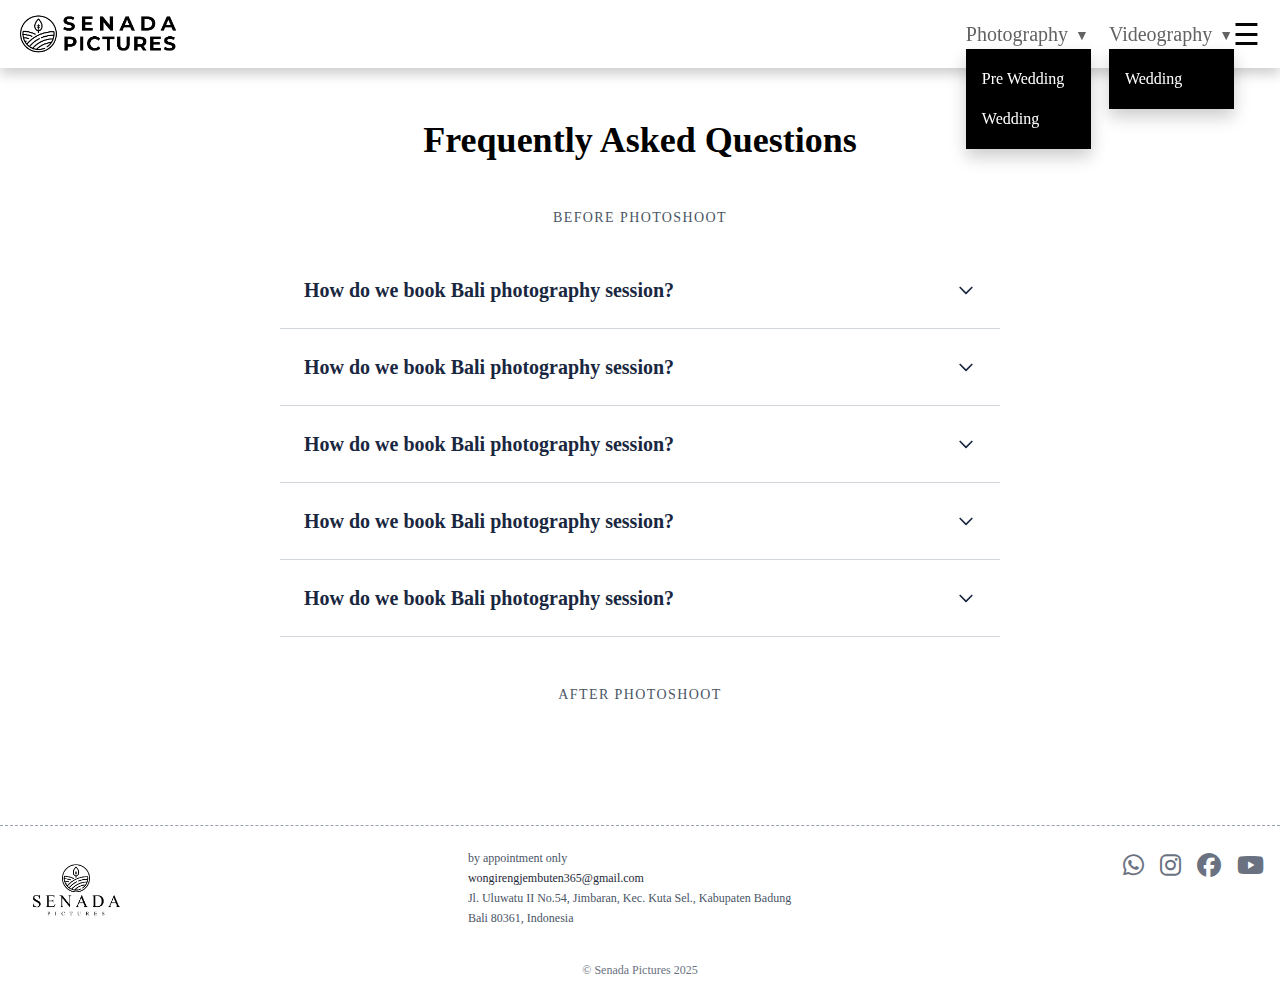
<file: Contact.html>
<!DOCTYPE html>
<html lang="en">
<head>
  <meta charset="UTF-8">
  <meta name="viewport" content="width=device-width, initial-scale=1.0">
  <title>Senada Pictures</title>
  <link rel="stylesheet" href="style.css">
  <link rel="stylesheet" href="src/output.css">
  <link rel="icon" href="IMG/Logo/Vector Logo BLACK.png">
  <link rel="stylesheet" href="https://cdnjs.cloudflare.com/ajax/libs/font-awesome/6.7.2/css/all.min.css">
</head>

<body>
<!--Navbar Begin-->
  <nav>
    <div class="h-12 flex items-center px-0.5">
      <a href="index.html" id="topBarLogo">
        <img src="IMG/Logo/SENADA Resize.png" alt="Logo" class="h-24 py-1 object-contain">
      </a>
    </div>
  
    <div class="menu-container">
      <div class="dropdown">
        <button class="dropdown-toggle" onclick="toggleDropdown('photoDropdown', this)">
          Photography <span class="arrow">▼</span>
        </button>
        <div id="photoDropdown" class="dropdown-content">
          <a href="#">Pre Wedding</a>
          <a href="#">Wedding</a>
          <!-- <a href="#">Product</a>
          <a href="#">Food</a> -->
        </div>
      </div>
  
      <div class="dropdown">
        <button class="dropdown-toggle" onclick="toggleDropdown('videoDropdown', this)">
          Videography <span class="arrow">▼</span>
        </button>
        <div id="videoDropdown" class="dropdown-content">
          <a href="#">Wedding</a>
          <!-- <a href="#">Commercial</a>
          <a href="#">Event</a> -->
        </div>
      </div>
    </div>
      <div id="hamburgerButton" class="hamburger" onclick="toggleMenu()">☰</div>
    </div>
  </nav>
<!-- Navbar End -->

<!-- Side Menu Begin -->
<div class="side-menu" id="sideMenu">
  <div class="top">
    <div class="nav-logo" id="sideBarLogo">
        <a href="index.html">
          <img src="IMG/Logo/SENADA Resize.png" alt="Senada Logo">
        </a>
    </div>
      <a href="Photography.html">Photography</a>
      <a href="Videography.html">Videography</a>
      <a href="About.html">About</a>
      <a href="Service.html">Service</a>
      <a href="Contact.html">Contact</a>
  </div>
  <div class="bottom">
    <div class="contact-item">
        <a href="https://wa.me/+6285339047862" target="_blank" class="icon"><i class="fa-brands fa-whatsapp"></i><span>+628123456789</span></a>
    </div>
    <div class="contact-item">
      <a href="https://www.instagram.com/senadapictures?utm_source=ig_web_button_share_sheet&igsh=ZDNlZDc0MzIxNw==" target="_blank" class="icon"><i class="fa-brands fa-instagram"></i><span>@senadapictures</span></a>
    </div>
    <div class="contact-item">
      <a href="https://maps.app.goo.gl/pJCjfqzjXT8QCr5k9" target="_blank" class="icon"><i class="fa-solid fa-location-dot"></i><span>Jl. Apa Aja Lah No.24</span></a>
    </div>
    <div class="contact-item">
      <a href="https://mail.google.com/mail/u/1/?view=cm&fs=1&to=kiyrandom@gmail.com&tf=1" target="_blank" class="icon"><i class="fa-regular fa-envelope"></i><span>wongirengjembuten365@gmail.com</span></a>
    </div>
    <div class="powered">Bali 80361, Indonesia</div>
    <div class="powered-photo">&copy; Powered by | Photos by | Terms of Service | Privacy Policy</div>
  </div>
</div>
<!-- Side Menu End -->

<!--Main Begin-->
<section class="max-w-3xl mx-auto px-6 py-20 pt-30">
<h2 class="text-4xl font-bold mb-12 text-center">Frequently Asked Questions</h2>
  <h3 class="text-center text-sm tracking-widest uppercase text-gray-600 mb-8">Before Photoshoot</h3>

  <div class="space-y-2">

    <div class="border-b border-gray-300 overflow-hidden">
      <button class="w-full px-6 py-4 text-left flex justify-between items-center faq-btn cursor-pointer">
        <span class="text-xl text-[#1a2740] font-semibold">How do we book Bali photography session?</span>
        <svg class="w-5 h-5 transition-transform duration-300 faq-icon text-[#1a2740]" fill="none" stroke="currentColor" stroke-width="2" viewBox="0 0 24 24">
          <path stroke-linecap="round" stroke-linejoin="round" d="M19 9l-7 7-7-7" />
        </svg>
      </button>
      <div class="faq-content max-h-2 overflow-hidden px-6 transition-all duration-500 text-base text-gray-700">
        <p class="pb-6 pt-6">
          I have made the booking process straightforward and convenient for you. To secure your selected date, a 50% retainer of your chosen package is needed, and please note that this fee is non-refundable. For weddings, the remaining balance will be due two weeks prior to the wedding date. For family or engagement sessions, you have the option to make the final payment in cash on the day of the photoshoot or by transfer.
        </p>
      </div>
    </div>

    <div class="border-b border-gray-300 overflow-hidden">
      <button class="w-full px-6 py-4 text-left flex justify-between items-center faq-btn">
        <span class="text-xl text-[#1a2740] font-semibold">How do we book Bali photography session?</span>
        <svg class="w-5 h-5 transition-transform duration-300 faq-icon text-[#1a2740]" fill="none" stroke="currentColor" stroke-width="2" viewBox="0 0 24 24">
          <path stroke-linecap="round" stroke-linejoin="round" d="M19 9l-7 7-7-7" />
        </svg>
      </button>
      <div class="faq-content max-h-2 overflow-hidden px-6 transition-all duration-500 text-base text-gray-700">
        <p class="pb-6 pt-6">
          I have made the booking process straightforward and convenient for you. To secure your selected date, a 50% retainer of your chosen package is needed, and please note that this fee is non-refundable. For weddings, the remaining balance will be due two weeks prior to the wedding date. For family or engagement sessions, you have the option to make the final payment in cash on the day of the photoshoot or by transfer.
        </p>
      </div>
    </div>

    <div class="border-b border-gray-300 overflow-hidden">
      <button class="w-full px-6 py-4 text-left flex justify-between items-center faq-btn">
        <span class="text-xl text-[#1a2740] font-semibold">How do we book Bali photography session?</span>
        <svg class="w-5 h-5 transition-transform duration-300 faq-icon text-[#1a2740]" fill="none" stroke="currentColor" stroke-width="2" viewBox="0 0 24 24">
          <path stroke-linecap="round" stroke-linejoin="round" d="M19 9l-7 7-7-7" />
        </svg>
      </button>
      <div class="faq-content max-h-2 overflow-hidden px-6 transition-all duration-500 text-base text-gray-700">
        <p class="pb-6 pt-6">
          I have made the booking process straightforward and convenient for you. To secure your selected date, a 50% retainer of your chosen package is needed, and please note that this fee is non-refundable. For weddings, the remaining balance will be due two weeks prior to the wedding date. For family or engagement sessions, you have the option to make the final payment in cash on the day of the photoshoot or by transfer.
        </p>
      </div>
    </div>

    <div class="border-b border-gray-300 overflow-hidden">
      <button class="w-full px-6 py-4 text-left flex justify-between items-center faq-btn">
        <span class="text-xl text-[#1a2740] font-semibold">How do we book Bali photography session?</span>
        <svg class="w-5 h-5 transition-transform duration-300 faq-icon text-[#1a2740]" fill="none" stroke="currentColor" stroke-width="2" viewBox="0 0 24 24">
          <path stroke-linecap="round" stroke-linejoin="round" d="M19 9l-7 7-7-7" />
        </svg>
      </button>
      <div class="faq-content max-h-2 overflow-hidden px-6 transition-all duration-500 text-base text-gray-700">
        <p class="pb-6 pt-6">
          I have made the booking process straightforward and convenient for you. To secure your selected date, a 50% retainer of your chosen package is needed, and please note that this fee is non-refundable. For weddings, the remaining balance will be due two weeks prior to the wedding date. For family or engagement sessions, you have the option to make the final payment in cash on the day of the photoshoot or by transfer.
        </p>
      </div>
    </div>

    <div class="border-b border-gray-300 overflow-hidden">
      <button class="w-full px-6 py-4 text-left flex justify-between items-center faq-btn">
        <span class="text-xl text-[#1a2740] font-semibold">How do we book Bali photography session?</span>
        <svg class="w-5 h-5 transition-transform duration-300 faq-icon text-[#1a2740]" fill="none" stroke="currentColor" stroke-width="2" viewBox="0 0 24 24">
          <path stroke-linecap="round" stroke-linejoin="round" d="M19 9l-7 7-7-7" />
        </svg>
      </button>
      <div class="faq-content max-h-2 overflow-hidden px-6 transition-all duration-500 text-base text-gray-700">
        <p class="pb-6 pt-6">
          I have made the booking process straightforward and convenient for you. To secure your selected date, a 50% retainer of your chosen package is needed, and please note that this fee is non-refundable. For weddings, the remaining balance will be due two weeks prior to the wedding date. For family or engagement sessions, you have the option to make the final payment in cash on the day of the photoshoot or by transfer.
        </p>
      </div>
    </div>

  </div>

  <h3 class="text-center text-sm tracking-widest uppercase text-gray-600 mt-12">After Photoshoot</h3>
</section>
<!--Main End-->

<!--Footer Begin-->
<footer class="bg-white border-t border-dashed border-gray-400 mt-10">
  <div class="max-w-7xl mx-auto px-4 py-6 flex flex-col md:flex-row justify-between items-start gap-8">
    
    <div>
      <a href="index.html">
        <img src="IMG/Logo/NEW SENADA PICTURES LOGO.png" alt="Senada Pictures" class="h-20 mb-2">
      </a>
    </div>
    
    <div class="text-sm/5 text-gray-600">
      <p class="text-xs mb-1">by appointment only</p>
      <p class="text-xs mb-1"><a href="https://mail.google.com/mail/u/1/?view=cm&fs=1&to=kiyrandom@gmail.com&tf=1" target="_blank" class="text-gray-800">wongirengjembuten365@gmail.com</a></p>
      <p class="text-xs mb-1">Jl. Uluwatu II No.54, Jimbaran, Kec. Kuta Sel., Kabupaten Badung</p>
      <p class="text-xs mb-1">Bali 80361, Indonesia</p>
    </div>

    <div class="flex space-x-4 text-gray-500 text-2xl">
      <a href="https://wa.me/+6285339047862" target="_blank" class="hover:text-black"><i class="fa-brands fa-whatsapp"></i></a>
      <a href="https://www.instagram.com/senadapictures?utm_source=ig_web_button_share_sheet&igsh=ZDNlZDc0MzIxNw==" target="_blank" class="hover:text-black"><i class="fa-brands fa-instagram"></i></a>
      <a href="#" class="hover:text-black "><i class="fa-brands fa-facebook"></i></a>
      <a href="#" class="hover:text-black"><i class="fa-brands fa-youtube"></i></a>
    </div>
  </div>

  <div class="text-center text-xs text-gray-500 pb-6">
    &copy; Senada Pictures 2025
  </div>
</footer>
<!--Footer End-->

<!--Toggle Script-->
<script src="toggle.js"></script>

</body>
</html>
</file>
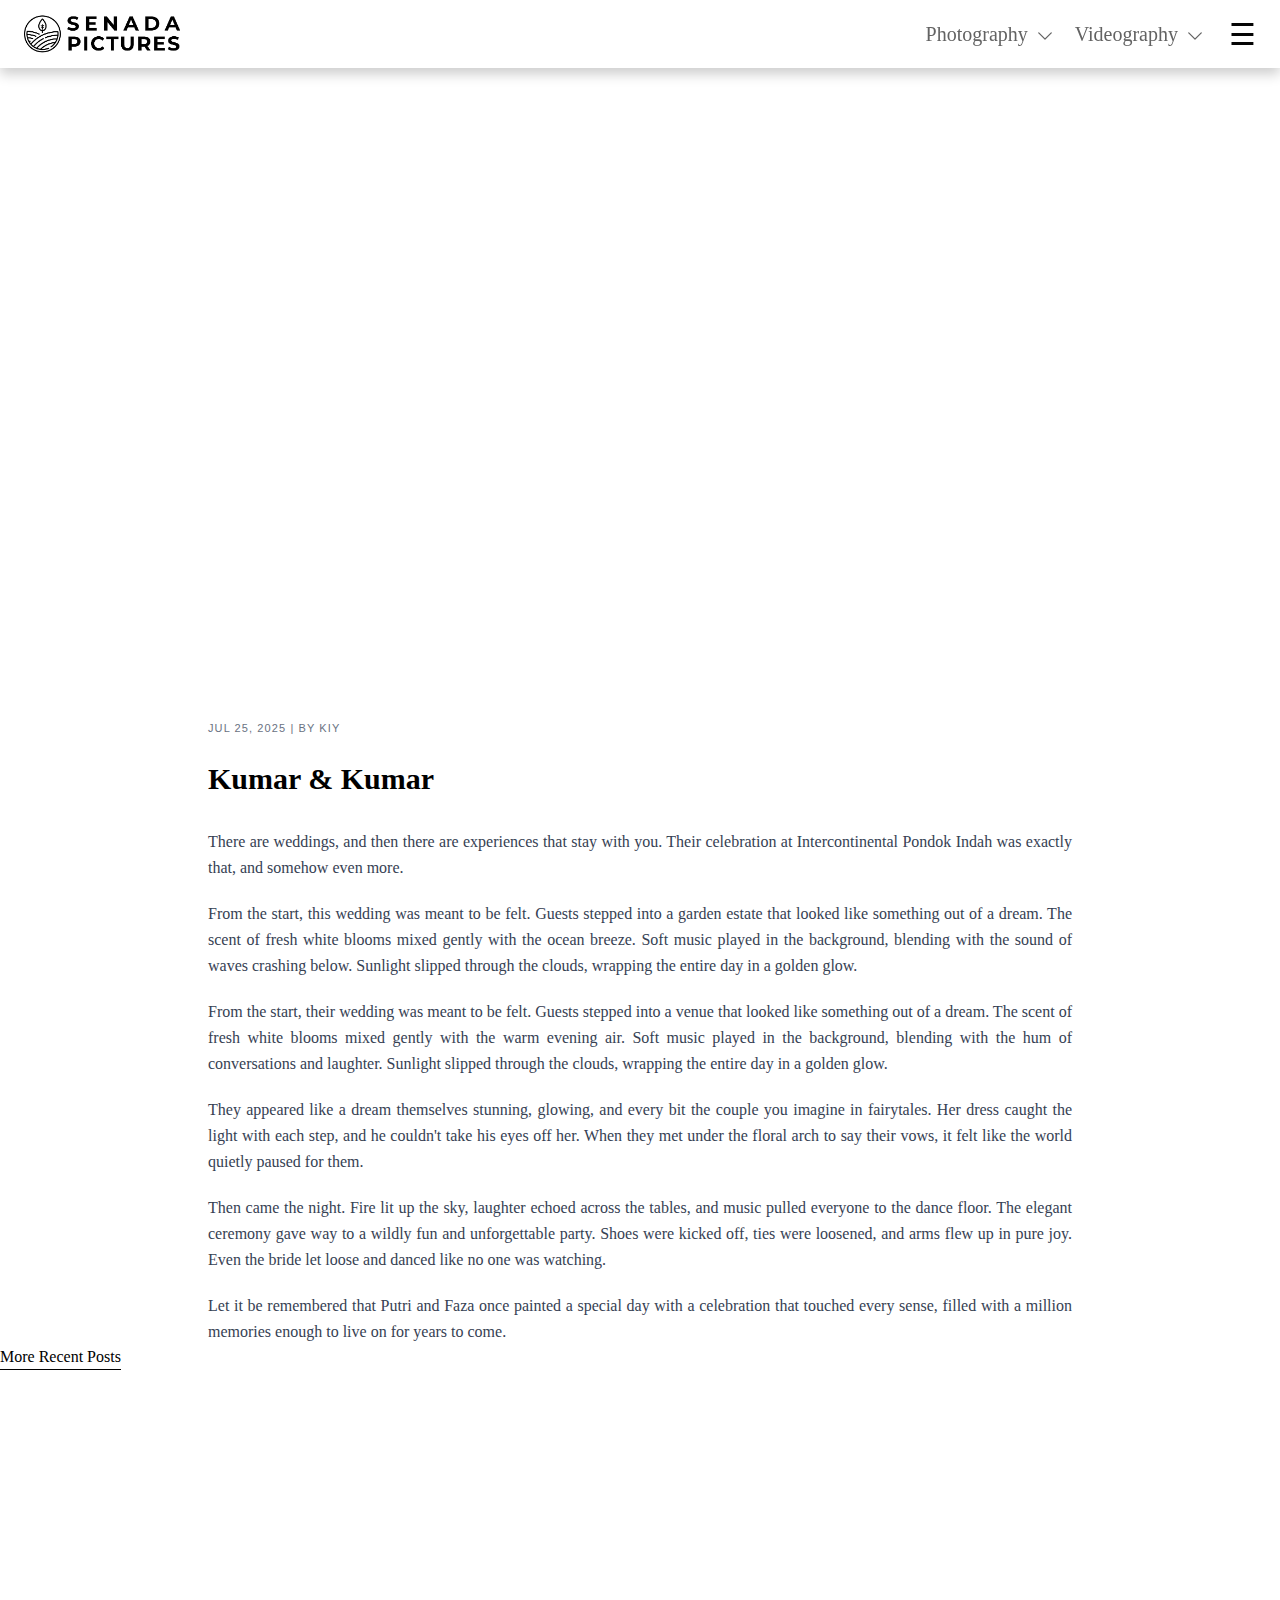
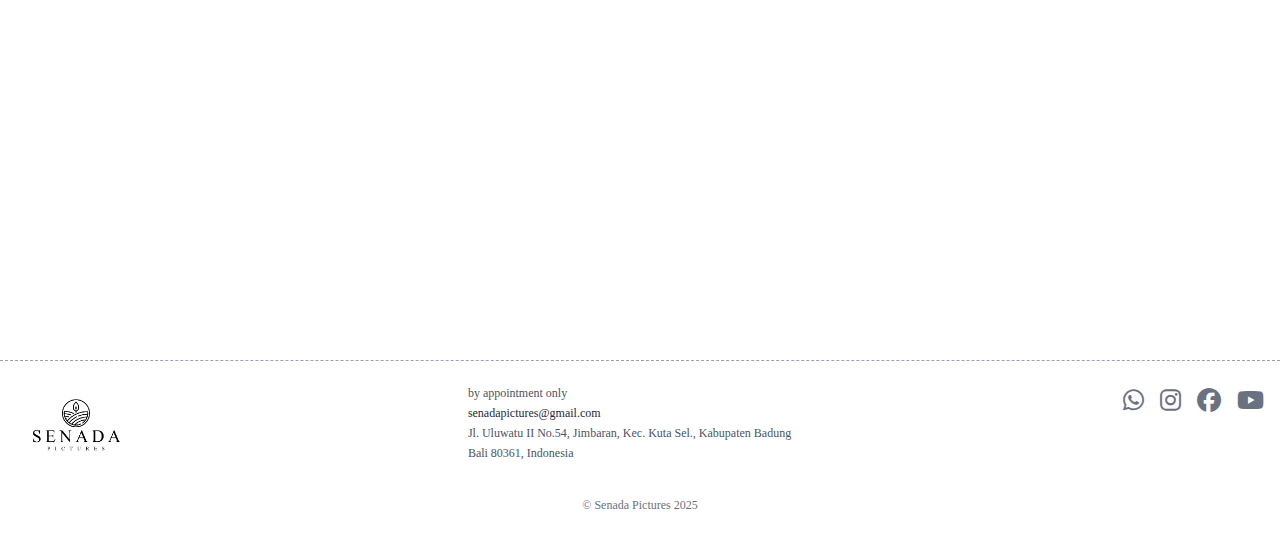
<file: Content-Vid.html>
<!DOCTYPE html>
<html lang="en">
<head>
  <meta charset="UTF-8">
  <meta name="viewport" content="width=device-width, initial-scale=1.0">
  <title>Senada Pictures</title>
  <link rel="stylesheet" href="style.css">
  <link rel="stylesheet" href="src/output.css">
  <link rel="icon" href="IMG/Logo/Vector Logo BLACK.png">
  <link rel="stylesheet" href="https://cdnjs.cloudflare.com/ajax/libs/font-awesome/6.7.2/css/all.min.css">
</head>

<body>
<!--Navbar Begin-->
<nav id="navbar" class="fixed flex w-full z-50 shadow-md bg-white justify-between transitiion-all duration-300">
  <div class="h-12 flex items-center md:px-1">
    <a href="index.html" id="topBarLogo">
      <img src="IMG/Logo/SENADA Resize.png" alt="Logo" class="h-24 py-1 object-contain">
    </a>
  </div>

<div class="menu-container" id="topNav">
  <div class="dropdown relative hidden md:block group">
    <button class="dropdown-toggle flex items-center gap-1 relative pb-1" onclick="toggleDropdown('photoDropdown', this)">

      <span class="relative inline-block">
        Photography
        <span class="absolute left-0 -bottom-0.5 w-0 h-[2px] bg-black transition-all duration-700 group-hover:w-full"></span>
      </span>

      <span class="arrow">
        <svg xmlns="http://www.w3.org/2000/svg" viewBox="0 0 24 24" fill="currentColor"
          class="w-5 h-5 transform transition-transform duration-300 origin-center">
          <path fill-rule="evenodd" d="M12.53 16.28a.75.75 0 0 1-1.06 0l-7.5-7.5a.75.75 0 0 1 1.06-1.06L12 14.69l6.97-6.97a.75.75 0 1 1 1.06 1.06l-7.5 7.5Z" clip-rule="evenodd" />
        </svg>
      </span>
    </button>
  
    <div id="photoDropdown" class="dropdown-content hidden absolute mt-2 bg-white shadow-lg rounded-sm">
      <a href="Wedding.html" class="block px-4 py-2 text-sm hover:bg-gray-100">Wedding</a>
      <a href="Pre-Wedding.html" class="block px-4 py-2 text-sm hover:bg-gray-100">Pre Wedding</a>
    </div>
  </div>

  <div class="dropdown relative hidden md:block group">
    <button class="dropdown-toggle flex items-center gap-1 relative pb-1" onclick="toggleDropdown('videoDropdown', this)">
      
      <span class="relative inline-block">
        Videography
        <span class="absolute left-0 -bottom-0.5 w-0 h-[2px] bg-black transition-all duration-700 group-hover:w-full"></span>
      </span>
  
      <span class="arrow">
        <svg xmlns="http://www.w3.org/2000/svg" viewBox="0 0 24 24" fill="currentColor"
          class="w-5 h-5 transform transition-transform duration-300 origin-center">
          <path fill-rule="evenodd" d="M12.53 16.28a.75.75 0 0 1-1.06 0l-7.5-7.5a.75.75 0 0 1 1.06-1.06L12 14.69l6.97-6.97a.75.75 0 1 1 1.06 1.06l-7.5 7.5Z" clip-rule="evenodd" />
        </svg>
      </span>
    </button>
  
    <div id="videoDropdown" class="dropdown-content hidden absolute mt-2 bg-white shadow-lg rounded-sm">
      <a href="Vid-Wedding.html" class="block px-4 py-2 text-sm hover:bg-gray-100">Wedding</a>
    </div>
  </div>

  <div id="hamburgerButton" class="hamburger md:block px-1" onclick="openSidebar()">☰</div>
</div>
</nav>
<!--Navbar End-->

<!--Side Menu Begin-->
<div class="side-menu fixed" id="sideMenu">
  <div class="top">
    <div>
      <button class="btn-close font-bold cursor-pointer md:mb-2">
        <svg xmlns="http://www.w3.org/2000/svg" fill="none" viewBox="0 0 24 24" stroke-width="1.5" stroke="currentColor" class="size-6 md:size-5">
          <path stroke-linecap="round" stroke-linejoin="round" d="M6 18 18 6M6 6l12 12" />
        </svg>        
      </button>
    </div>

    <a href="Photography.html" class="relative group hidden md:block">
      <span class="pb-1">Photography</span>
      <span class="absolute left-0 bottom-0 w-0 h-[2px] bg-black transition-all duration-700 group-hover:w-full"></span>
    </a>

    <!--Mobile-->
    <div class="md:hidden">
      <button onclick="toggleMobileDropdown('photoMobile','arrowPhoto')" class="relative flex items-center gap-1 w-full text-left">
        <span class="pb-1 font-bold text-[17.5px]">Photography</span>
          <svg id="arrowPhoto" xmlns="http://www.w3.org/2000/svg" class="w-4 h-4 ml-auto transition-transform duration-300" fill="none" viewBox="0 0 24 24" stroke="currentColor">
            <path stroke-linecap="round" stroke-linejoin="round" stroke-width="2" d="M19 9l-7 7-7-7"/>
          </svg>
      </button>
    
      <div id="photoMobile" class="side-mob dropdown-transition max-h-0 flex-col pl-6">
        <a href="Pre-Wedding.html" class="mt-3 pb-4 block font-light text-gray-700 text-sm">// Pre - Wedding</a>
        <a href="Wedding.html" class="block text-gray-700 text-sm">// Wedding</a>
      </div>
    </div>  

    <a href="Videography.html" class="relative group">
      <span class="pb-1">Videography</span>
      <span class="absolute left-0 bottom-0 w-0 h-[2px] bg-black transition-all duration-700 group-hover:w-full"></span>
    </a>
      <a href="About.html" class="relative group">
        <span class="pb-1">About</span>
        <span class="absolute left-0 bottom-0 w-0 h-[2px] bg-black transition-all duration-700 group-hover:w-full"></span>
      </a>
      <a href="Service.html" class="relative group">
        <span>Service</span>
        <span class="absolute left-0 bottom-0 w-0 h-[2px] bg-black transition-all duration-700 group-hover:w-full"></span>
      </a>
      <a href="FAQ.html" class="relative group">
        <span>FAQ</span>
        <span class="absolute left-0 bottom-0 w-0 h-[2px] bg-black transition-all duration-700 group-hover:w-full"></span>
      </a>
  </div>
  <div class="bottom">
    <div class="contact-item">
      <a href="https://wa.me/+6285339047862" target="_blank" class="icon"><i class="fa-brands fa-whatsapp"></i><span>+628123456789</span></a>
    </div>
    <div class="contact-item">
      <a href="https://www.instagram.com/senadapictures?utm_source=ig_web_button_share_sheet&igsh=ZDNlZDc0MzIxNw==" target="_blank" class="icon"><i class="fa-brands fa-instagram"></i><span>@senadapictures</span></a>
    </div>
    <div class="contact-item">
      <a href="https://maps.app.goo.gl/pJCjfqzjXT8QCr5k9" target="_blank" class="icon"><i class="fa-solid fa-location-dot"></i><span>Jl. Uluwatu II No.54, Jimbaran</span></a>
    </div>
    <div class="contact-item">
      <a href="https://mail.google.com/mail/u/1/?view=cm&fs=1&to=kiyrandom@gmail.com&tf=1" target="_blank" class="icon"><i class="fa-regular fa-envelope"></i><span>senadapictures@gmail.com</span></a>
    </div>
    <div class="powered font-poppins mt-15">Bali 80361 - Indonesia
      <p class="mt-1 md:mt-2">&copy; Powered by | Photos by | Terms of Service | Privacy Policy</p>
    </div>
  </div>
</div>

<div id="overlay" class="overlay fixed inset-0 bg-black/45 hidden z-101"></div>
<!--Side Menu End-->

<!--Main Content Begin-->
<div id="firstContent">
  <div class="w-full max-w-8xl aspect-video mt-15 md:mt-0">
    <iframe class="w-full h-full" src="https://www.youtube.com/embed/6oMQK63DWsE?si=iJ-zbaYHjS64skC6&amp;start=48" title="YouTube video player" frameborder="0" allow="accelerometer; autoplay; clipboard-write; encrypted-media; gyroscope; picture-in-picture; web-share" referrerpolicy="strict-origin-when-cross-origin" allowfullscreen></iframe>
  </div>
    
  <section class="max-w-4xl mx-auto px-4 pt-5 pb-10">
    <p class="text-[11px] uppercase tracking-widest text-gray-500 mb-6 font-poppins">
      JUL 25, 2025 | BY KIY
    </p>
    <h1 class="text-3xl font-semibold text-gray-900 mb-8">
      Kumar & Kumar
    </h1>
    <p class="text-gray-700 text-base text-justify mx-8 leading-relaxed mb-5">
      There are weddings, and then there are experiences that stay with you. Their celebration at Intercontinental Pondok Indah was exactly that, and somehow even more.
    </p>
  
    <p class="text-gray-700 text-base text-justify mx-8 leading-relaxed mb-5">
      From the start, this wedding was meant to be felt. Guests stepped into a garden estate that looked like something out of a dream. The scent of fresh white blooms mixed gently with the ocean breeze. Soft music played in the background, blending with the sound of waves crashing below. Sunlight slipped through the clouds, wrapping the entire day in a golden glow.
    </p>
    
    <p class="text-gray-700 text-base text-justify mx-8 leading-relaxed mb-5">
      From the start, their wedding was meant to be felt. Guests stepped into a venue that looked like something out of a dream. The scent of fresh white blooms mixed gently with the warm evening air. Soft music played in the background, blending with the hum of conversations and laughter. Sunlight slipped through the clouds, wrapping the entire day in a golden glow.
    </p>
  
    <p class="text-gray-700 text-base text-justify mx-8 leading-relaxed mb-5">
      They appeared like a dream themselves stunning, glowing, and every bit the couple you imagine in fairytales. Her dress caught the light with each step, and he couldn't take his eyes off her. When they met under the floral arch to say their vows, it felt like the world quietly paused for them.
    </p>
      
    <p class="text-gray-700 text-base text-justify mx-8 leading-relaxed mb-5">
      Then came the night. Fire lit up the sky, laughter echoed across the tables, and music pulled everyone to the dance floor. The elegant ceremony gave way to a wildly fun and unforgettable party. Shoes were kicked off, ties were loosened, and arms flew up in pure joy. Even the bride let loose and danced like no one was watching.
    </p>
    
    <p class="text-gray-700 text-base text-justify mx-8 leading-relaxed">
      Let it be remembered that Putri and Faza once painted a special day with a celebration that touched every sense, filled with a million memories enough to live on for years to come.
    </p>
  </section>
</div>

<!--Content 2-->
<div id="thirdContent">
  <div class="flex px-8 md:px-6 lg:px-47">
    <h2 class="text-[14px] md:text-[17px] border-b-1 border-black transition-all duration-200 hover:border-b-4 active:border-b-4 active:text-black inline-block">
      More Recent Posts
    </h2>    
  </div>
  
  <section class="max-w-5xl mx-auto px-8 md:px-6 mt-10 mb-12">

    <div class="grid grid-cols-2 md:grid-cols-4 lg:grid-cols-5 gap-4 md:gap-10 rounded-s-lg">

      <!--Cards-->
      <div class="relative aspect-square overflow-hidden rounded-lg group opacity-0 translate-y-10 transition-all duration-700 ease-out reveal z-100 card">
        <!-- Gambar -->
        <img src="IMG/Background 1.jpg" alt="Bride" class="w-full h-full object-cover group-hover:scale-102 transition-transform duration-300">
      
        <!--Overlay-->
        <div class="absolute inset-0 bg-white/70 opacity-0 md:group-hover:opacity-100 transition duration-300 flex items-center justify-center card-overlay z-21 pointer-events-none">
          <div class="text-black text-[11px] leading-tight md:text-[13px] p-2 pr-12 pt-22 lg:pr-18 lg:pt-30">
            <p>KIYJAGO</p>
            <p>Walk of Love</p>
          </div>
        </div>
      
        <!--Tombol play-->
        <a href="Content-Vid.html" class="absolute inset-0 flex items-center justify-center z-20 play-btn" onclick="return handleTap(event)">
          <div class="w-12 h-12 md:w-16 md:h-16 bg-white/90 rounded-full flex items-center justify-center hover:scale-102 transition duration-300 shadow-lg">
            <svg class="w-6 h-6 md:w-6 md:h-6 text-gray-800" fill="currentColor" viewBox="0 0 20 20">
              <path d="M6 4l10 6-10 6V4z"/>
            </svg>
          </div>
        </a>
      </div> 

      <div class="relative aspect-square overflow-hidden rounded-lg group opacity-0 translate-y-10 transition-all duration-700 ease-out reveal z-100 card">
        <a href="Content.html">
          <img src="IMG/Background 2.jpg" alt="Gallery Image" class="w-full h-full object-cover group-hover:scale-102 transition-transform duration-300">
      
          <!--Overlay-->
          <div class="absolute inset-0 bg-white/70 opacity-0 group-hover:opacity-100 transition duration-300 flex items-center justify-center card-overlay">
          <div class="text-black text-[11px] leading-tight md:text-[13px] p-2 pr-12 pt-22 lg:pr-18 lg:pt-30">
              <p>KIYJAGO</p>
              <p>Walk of Love</p>
            </div>
          </div>
        </a>
      </div> 

      <div class="relative aspect-square overflow-hidden rounded-lg group opacity-0 translate-y-10 transition-all duration-700 ease-out reveal z-100 card">
        <a href="Content.html">
          <img src="IMG/Background 3.jpg" alt="Gallery Image" class="w-full h-full object-cover group-hover:scale-102 transition-transform duration-300">
      
          <!--Overlay-->
          <div class="absolute inset-0 bg-white/70 opacity-0 group-hover:opacity-100 transition duration-300 flex items-center justify-center card-overlay">
          <div class="text-black text-[11px] leading-tight md:text-[13px] p-2 pr-12 pt-22 lg:pr-18 lg:pt-30">
              <p>KIYJAGO</p>
              <p>Walk of Love</p>
            </div>
          </div>
        </a>
      </div> 

      <div class="relative aspect-square overflow-hidden rounded-lg group opacity-0 translate-y-10 transition-all duration-700 ease-out reveal z-100 card">
        <!-- Gambar -->
        <img src="IMG/Background 4.jpg" alt="Bride" class="w-full h-full object-cover group-hover:scale-102 transition-transform duration-300">
      
        <!--Overlay-->
        <div class="absolute inset-0 bg-white/70 opacity-0 md:group-hover:opacity-100 transition duration-300 flex items-center justify-center card-overlay z-21 pointer-events-none">
          <div class="text-black text-[11px] leading-tight md:text-[13px] p-2 pr-12 pt-22 lg:pr-18 lg:pt-30">
            <p>KIYJAGO</p>
            <p>Walk of Love</p>
          </div>
        </div>
      
        <!--Tombol play-->
        <a href="Content-Vid.html" class="absolute inset-0 flex items-center justify-center z-20 play-btn" onclick="return handleTap(event)">
          <div class="w-12 h-12 md:w-16 md:h-16 bg-white/90 rounded-full flex items-center justify-center hover:scale-110 transition duration-300 shadow-lg">
            <svg class="w-6 h-6 md:w-6 md:h-6 text-gray-800" fill="currentColor" viewBox="0 0 20 20">
              <path d="M6 4l10 6-10 6V4z"/>
            </svg>
          </div>
        </a>
      </div>

      <div class="relative aspect-square overflow-hidden rounded-lg group opacity-0 translate-y-10 transition-all duration-700 ease-out reveal z-100 card">
        <a href="Content.html">
          <img src="IMG/Background 5.jpg" alt="Gallery Image" class="w-full h-full object-cover group-hover:scale-102 transition-transform duration-300">
      
          <!--Overlay-->
          <div class="absolute inset-0 bg-white/70 opacity-0 group-hover:opacity-100 transition duration-300 flex items-center justify-center card-overlay">
          <div class="text-black text-[11px] leading-tight md:text-[13px] p-2 pr-12 pt-22 lg:pr-18 lg:pt-30">
              <p>KIYJAGO</p>
              <p>Walk of Love</p>
            </div>
          </div>
        </a>
      </div> 

      <div class="relative aspect-square overflow-hidden rounded-lg group opacity-0 translate-y-10 transition-all duration-700 ease-out reveal z-100 card">
        <a href="Content.html">
          <img src="IMG/Background 6.jpg" alt="Gallery Image" class="w-full h-full object-cover group-hover:scale-102 transition-transform duration-300">
      
          <!--Overlay-->
          <div class="absolute inset-0 bg-white/70 opacity-0 group-hover:opacity-100 transition duration-300 flex items-center justify-center card-overlay">
          <div class="text-black text-[11px] leading-tight md:text-[13px] p-2 pr-12 pt-22 lg:pr-18 lg:pt-30">
              <p>KIYJAGO</p>
              <p>Walk of Love</p>
            </div>
          </div>
        </a>
      </div> 

      <div class="hidden lg:block md:block relative aspect-square overflow-hidden rounded-lg group opacity-0 translate-y-10 transition-all duration-700 ease-out reveal z-100 card">
        <!-- Gambar -->
        <img src="IMG/Background 7.jpg" alt="Bride" class="w-full h-full object-cover group-hover:scale-102 transition-transform duration-300">
      
        <!--Overlay-->
        <div class="absolute inset-0 bg-white/70 opacity-0 md:group-hover:opacity-100 transition duration-300 flex items-center justify-center card-overlay z-21 pointer-events-none">
          <div class="text-black text-[11px] leading-tight md:text-[13px] p-2 pr-12 pt-22 lg:pr-18 lg:pt-30">
            <p>KIYJAGO</p>
            <p>Walk of Love</p>
          </div>
        </div>
      
        <!--Tombol play-->
        <a href="Content-Vid.html" class="absolute inset-0 flex items-center justify-center z-20 play-btn" onclick="return handleTap(event)">
          <div class="w-12 h-12 md:w-16 md:h-16 bg-white/90 rounded-full flex items-center justify-center hover:scale-110 transition duration-300 shadow-lg">
            <svg class="w-6 h-6 md:w-6 md:h-6 text-gray-800" fill="currentColor" viewBox="0 0 20 20">
              <path d="M6 4l10 6-10 6V4z"/>
            </svg>
          </div>
        </a>
      </div>

      <div class="hidden lg:block md:block relative aspect-square overflow-hidden rounded-lg group opacity-0 translate-y-10 transition-all duration-700 ease-out reveal z-100 card">
        <a href="Content.html">
          <img src="IMG/Background 8.jpg" alt="Gallery Image" class="w-full h-full object-cover group-hover:scale-102 transition-transform duration-300">
      
          <!--Overlay-->
          <div class="absolute inset-0 bg-white/70 opacity-0 group-hover:opacity-100 transition duration-300 flex items-center justify-center card-overlay">
          <div class="text-black text-[11px] leading-tight md:text-[13px] p-2 pr-12 pt-22 lg:pr-18 lg:pt-30">
              <p>KIYJAGO</p>
              <p>Walk of Love</p>
            </div>
          </div>
        </a>
      </div> 

      <div class="hidden lg:block md:hidden relative aspect-square overflow-hidden rounded-lg group opacity-0 translate-y-10 transition-all duration-700 ease-out reveal z-100 card">
        <a href="Content.html">
          <img src="IMG/Background 9.jpg" alt="Gallery Image" class="w-full h-full object-cover group-hover:scale-102 transition-transform duration-300">
      
          <!--Overlay-->
          <div class="absolute inset-0 bg-white/70 opacity-0 group-hover:opacity-100 transition duration-300 flex items-center justify-center card-overlay">
          <div class="text-black text-[11px] leading-tight md:text-[13px] p-2 pr-12 pt-22 lg:pr-18 lg:pt-30">
              <p>KIYJAGO</p>
              <p>Walk of Love</p>
            </div>
          </div>
        </a>
      </div> 

      <div class="hidden lg:block md:hidden relative aspect-square overflow-hidden rounded-lg group opacity-0 translate-y-10 transition-all duration-700 ease-out reveal z-100 card">
        <!-- Gambar -->
        <img src="IMG/Background 10.jpg" alt="Bride" class="w-full h-full object-cover group-hover:scale-102 transition-transform duration-300">
      
        <!--Overlay-->
        <div class="absolute inset-0 bg-white/70 opacity-0 md:group-hover:opacity-100 transition duration-300 flex items-center justify-center card-overlay z-21 pointer-events-none">
          <div class="text-black text-[11px] leading-tight md:text-[13px] p-2 pr-12 pt-22 lg:pr-18 lg:pt-30">
            <p>KIYJAGO</p>
            <p>Walk of Love</p>
          </div>
        </div>
      
        <!--Tombol play-->
        <a href="Content-Vid.html" class="absolute inset-0 flex items-center justify-center z-20 play-btn" onclick="return handleTap(event)">
          <div class="w-12 h-12 md:w-16 md:h-16 bg-white/90 rounded-full flex items-center justify-center hover:scale-110 transition duration-300 shadow-lg">
            <svg class="w-6 h-6 md:w-6 md:h-6 text-gray-800" fill="currentColor" viewBox="0 0 20 20">
              <path d="M6 4l10 6-10 6V4z"/>
            </svg>
          </div>
        </a>
      </div>

    </div>
  </section>
</div>
<!--Main Content End-->

<!--Footer Begin-->
<footer class="bg-white border-t border-dashed border-gray-400 mt-10">
  <div class="max-w-7xl mx-auto px-4 py-6 flex flex-col md:flex-row justify-between items-start gap-8">

    <div>
      <a href="index.html">
        <img src="IMG/Logo/NEW SENADA PICTURES LOGO.png" alt="Senada Pictures" class="h-20 mb-2">
      </a>
    </div>

    <div class="text-sm/5 text-gray-600">
      <p class="text-xs mb-1">by appointment only</p>
      <p class="text-xs mb-1"><a href="https://mail.google.com/mail/u/1/?view=cm&fs=1&to=kiyrandom@gmail.com&tf=1" target="_blank" class="text-gray-800">senadapictures@gmail.com</a></p>
      <p class="text-xs mb-1">Jl. Uluwatu II No.54, Jimbaran, Kec. Kuta Sel., Kabupaten Badung</p>
      <p class="text-xs mb-1">Bali 80361, Indonesia</p>
    </div>

    <div class="flex space-x-4 text-gray-500 text-2xl">
      <a href="https://wa.me/+6285339047862" target="_blank" class="hover:text-black"><i class="fa-brands fa-whatsapp"></i></a>
      <a href="https://www.instagram.com/senadapictures?utm_source=ig_web_button_share_sheet&igsh=ZDNlZDc0MzIxNw==" target="_blank" class="hover:text-black"><i class="fa-brands fa-instagram"></i></a>
      <a href="https://www.facebook.com/" target="_blank" class="hover:text-black "><i class="fa-brands fa-facebook"></i></a>
      <a href="https://www.youtube.com/" target="_blank" class="hover:text-black"><i class="fa-brands fa-youtube"></i></a>
    </div>
  </div>

  <div class="text-center text-xs text-gray-500 pb-6">
    &copy; Senada Pictures 2025
  </div>
</footer>
<!--Footer End-->

<!--Toggle Script-->
<script src="toggle.js"></script>

</body>
</html>
</file>
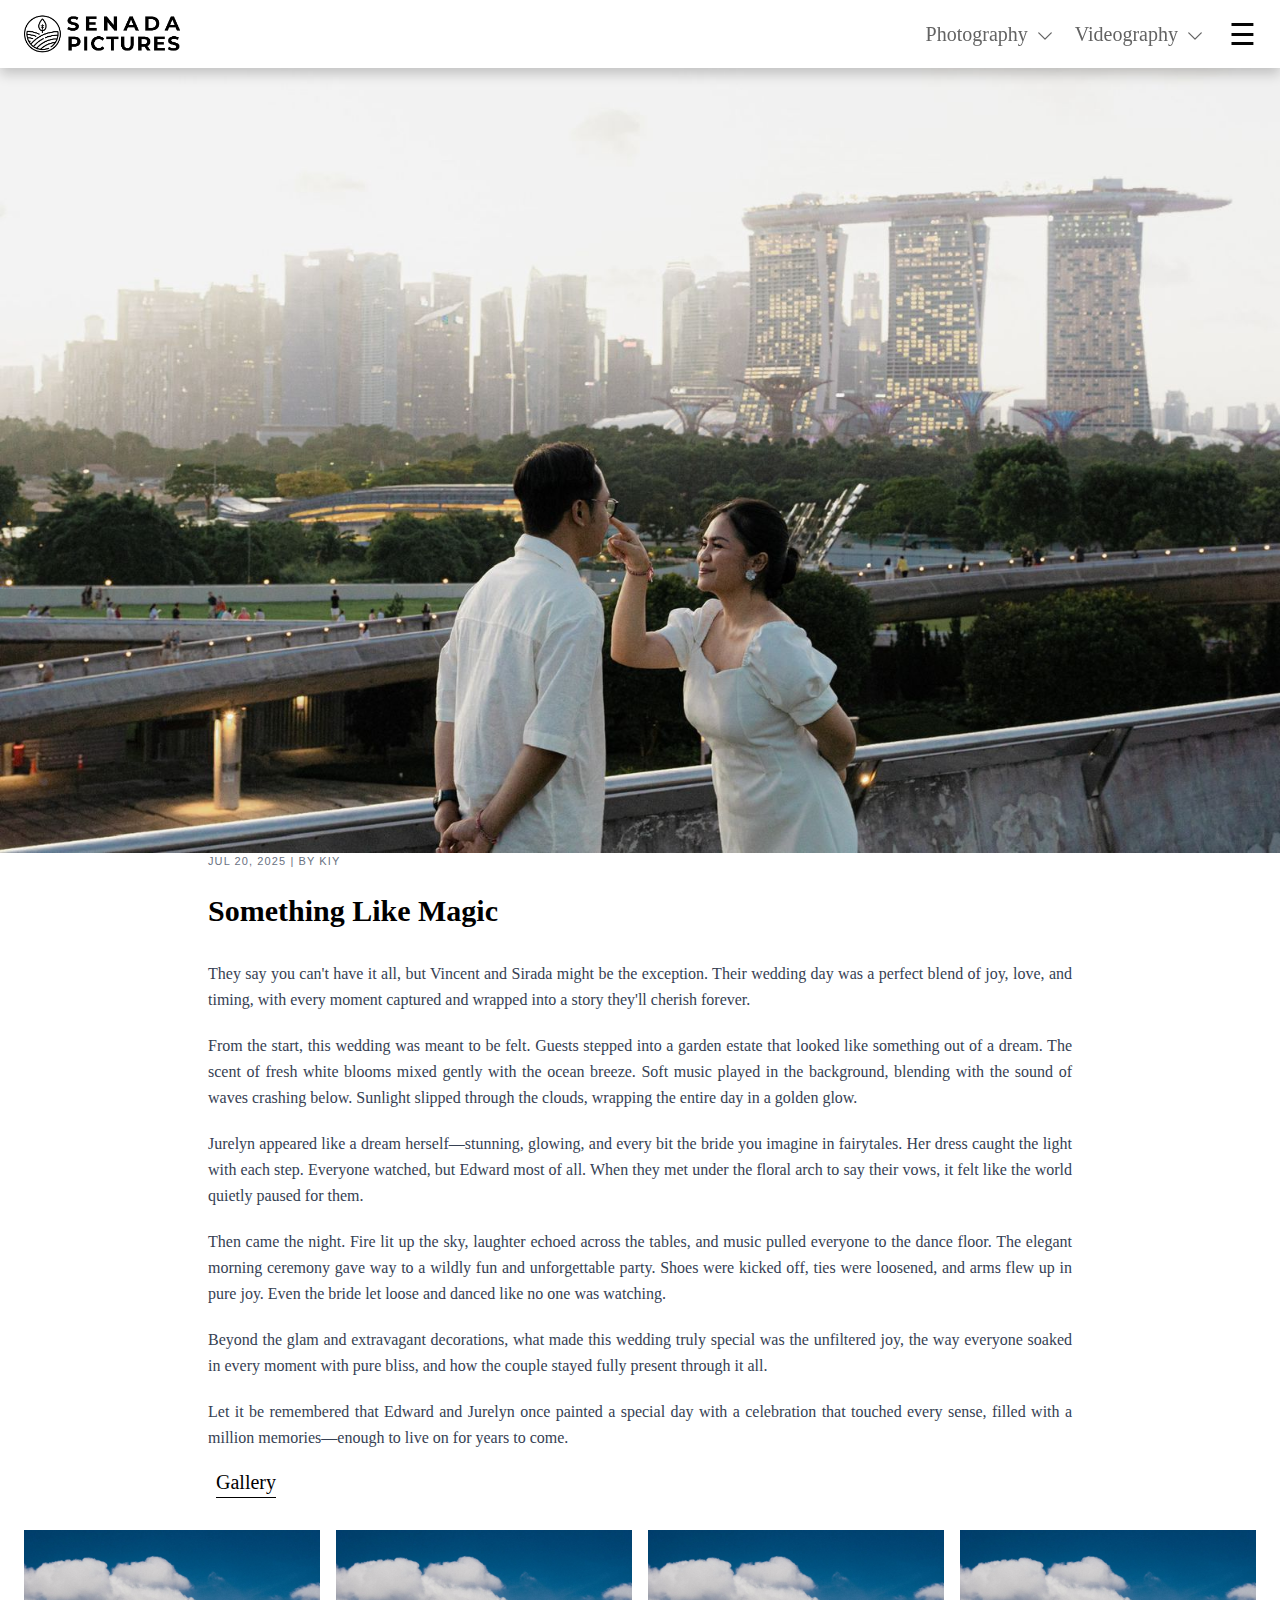
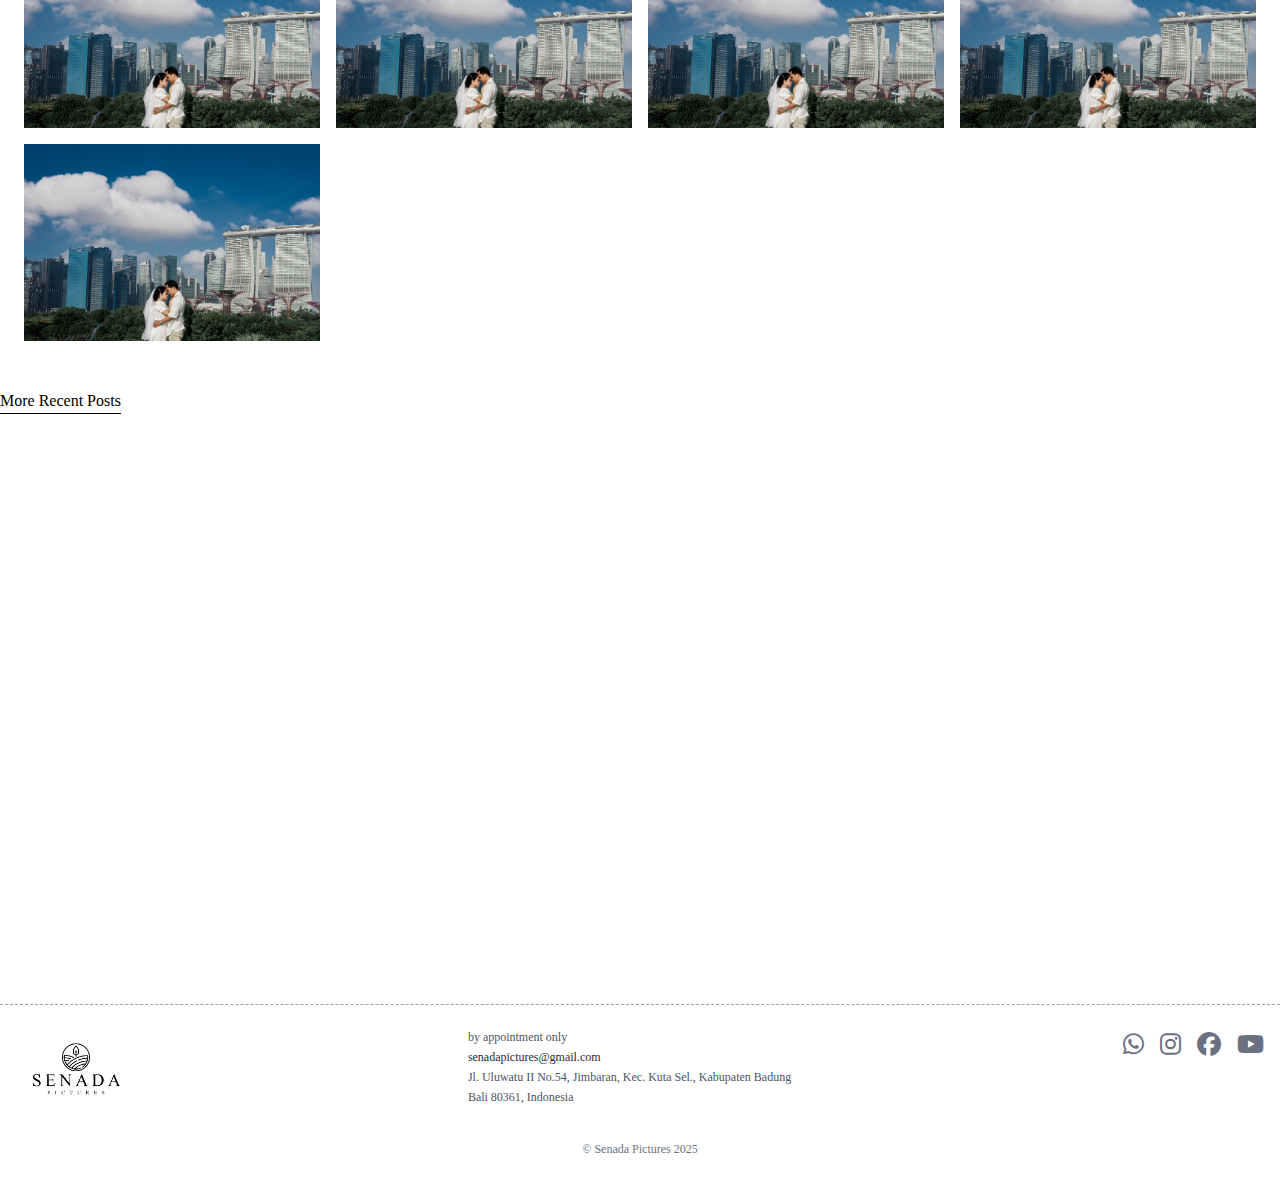
<file: Content.html>
<!DOCTYPE html>
<html lang="en">
<head>
  <meta charset="UTF-8">
  <meta name="viewport" content="width=device-width, initial-scale=1.0">
  <title>Senada Pictures</title>
  <link rel="stylesheet" href="style.css">
  <link rel="stylesheet" href="src/output.css">
  <link rel="icon" href="IMG/Logo/Vector Logo BLACK.png">
  <link rel="stylesheet" href="https://cdnjs.cloudflare.com/ajax/libs/font-awesome/6.7.2/css/all.min.css">
</head>

<body>
<!--Navbar Begin-->
<nav id="navbar" class="fixed flex w-full z-50 shadow-md bg-white justify-between transitiion-all duration-300">
  <div class="h-12 flex items-center md:px-1">
    <a href="index.html" id="topBarLogo">
      <img src="IMG/Logo/SENADA Resize.png" alt="Logo" class="h-24 py-1 object-contain">
    </a>
  </div>

<div class="menu-container" id="topNav">
  <div class="dropdown relative hidden md:block group">
    <button class="dropdown-toggle flex items-center gap-1 relative pb-1" onclick="toggleDropdown('photoDropdown', this)">

      <span class="relative inline-block">
        Photography
        <span class="absolute left-0 -bottom-0.5 w-0 h-[2px] bg-black transition-all duration-700 group-hover:w-full"></span>
      </span>

      <span class="arrow">
        <svg xmlns="http://www.w3.org/2000/svg" viewBox="0 0 24 24" fill="currentColor"
          class="w-5 h-5 transform transition-transform duration-300 origin-center">
          <path fill-rule="evenodd" d="M12.53 16.28a.75.75 0 0 1-1.06 0l-7.5-7.5a.75.75 0 0 1 1.06-1.06L12 14.69l6.97-6.97a.75.75 0 1 1 1.06 1.06l-7.5 7.5Z" clip-rule="evenodd" />
        </svg>
      </span>
    </button>
  
    <div id="photoDropdown" class="dropdown-content hidden absolute mt-2 bg-white shadow-lg rounded-sm">
      <a href="Wedding.html" class="block px-4 py-2 text-sm hover:bg-gray-100">Wedding</a>
      <a href="Pre-Wedding.html" class="block px-4 py-2 text-sm hover:bg-gray-100">Pre Wedding</a>
    </div>
  </div>

  <div class="dropdown relative hidden md:block group">
    <button class="dropdown-toggle flex items-center gap-1 relative pb-1" onclick="toggleDropdown('videoDropdown', this)">
      
      <span class="relative inline-block">
        Videography
        <span class="absolute left-0 -bottom-0.5 w-0 h-[2px] bg-black transition-all duration-700 group-hover:w-full"></span>
      </span>
  
      <span class="arrow">
        <svg xmlns="http://www.w3.org/2000/svg" viewBox="0 0 24 24" fill="currentColor"
          class="w-5 h-5 transform transition-transform duration-300 origin-center">
          <path fill-rule="evenodd" d="M12.53 16.28a.75.75 0 0 1-1.06 0l-7.5-7.5a.75.75 0 0 1 1.06-1.06L12 14.69l6.97-6.97a.75.75 0 1 1 1.06 1.06l-7.5 7.5Z" clip-rule="evenodd" />
        </svg>
      </span>
    </button>
  
    <div id="videoDropdown" class="dropdown-content hidden absolute mt-2 bg-white shadow-lg rounded-sm">
      <a href="Vid-Wedding.html" class="block px-4 py-2 text-sm hover:bg-gray-100">Wedding</a>
    </div>
  </div>

  <div id="hamburgerButton" class="hamburger md:block px-1" onclick="openSidebar()">☰</div>
</div>
</nav>
<!--Navbar End-->

<!--Side Menu Begin-->
<div class="side-menu fixed" id="sideMenu">
  <div class="top">
    <div>
      <button class="btn-close font-bold cursor-pointer md:mb-2">
        <svg xmlns="http://www.w3.org/2000/svg" fill="none" viewBox="0 0 24 24" stroke-width="1.5" stroke="currentColor" class="size-6 md:size-5">
          <path stroke-linecap="round" stroke-linejoin="round" d="M6 18 18 6M6 6l12 12" />
        </svg>        
      </button>
    </div>

    <a href="Photography.html" class="relative group hidden md:block">
      <span class="pb-1">Photography</span>
      <span class="absolute left-0 bottom-0 w-0 h-[2px] bg-black transition-all duration-700 group-hover:w-full"></span>
    </a>

    <!--Mobile-->
    <div class="md:hidden">
      <button onclick="toggleMobileDropdown('photoMobile','arrowPhoto')" class="relative flex items-center gap-1 w-full text-left">
        <span class="pb-1 font-bold text-[17.5px]">Photography</span>
          <svg id="arrowPhoto" xmlns="http://www.w3.org/2000/svg" class="w-4 h-4 ml-auto transition-transform duration-300" fill="none" viewBox="0 0 24 24" stroke="currentColor">
            <path stroke-linecap="round" stroke-linejoin="round" stroke-width="2" d="M19 9l-7 7-7-7"/>
          </svg>
      </button>
    
      <div id="photoMobile" class="side-mob dropdown-transition max-h-0 flex-col pl-6">
        <a href="Pre-Wedding.html" class="mt-3 pb-4 block font-light text-gray-700 text-sm">// Pre - Wedding</a>
        <a href="Wedding.html" class="block text-gray-700 text-sm">// Wedding</a>
      </div>
    </div>  

    <a href="Videography.html" class="relative group">
      <span class="pb-1">Videography</span>
      <span class="absolute left-0 bottom-0 w-0 h-[2px] bg-black transition-all duration-700 group-hover:w-full"></span>
    </a>
      <a href="About.html" class="relative group">
        <span class="pb-1">About</span>
        <span class="absolute left-0 bottom-0 w-0 h-[2px] bg-black transition-all duration-700 group-hover:w-full"></span>
      </a>
      <a href="Service.html" class="relative group">
        <span>Service</span>
        <span class="absolute left-0 bottom-0 w-0 h-[2px] bg-black transition-all duration-700 group-hover:w-full"></span>
      </a>
      <a href="FAQ.html" class="relative group">
        <span>FAQ</span>
        <span class="absolute left-0 bottom-0 w-0 h-[2px] bg-black transition-all duration-700 group-hover:w-full"></span>
      </a>
  </div>
  <div class="bottom">
    <div class="contact-item">
      <a href="https://wa.me/+6285339047862" target="_blank" class="icon"><i class="fa-brands fa-whatsapp"></i><span>+628123456789</span></a>
    </div>
    <div class="contact-item">
      <a href="https://www.instagram.com/senadapictures?utm_source=ig_web_button_share_sheet&igsh=ZDNlZDc0MzIxNw==" target="_blank" class="icon"><i class="fa-brands fa-instagram"></i><span>@senadapictures</span></a>
    </div>
    <div class="contact-item">
      <a href="https://maps.app.goo.gl/pJCjfqzjXT8QCr5k9" target="_blank" class="icon"><i class="fa-solid fa-location-dot"></i><span>Jl. Uluwatu II No.54, Jimbaran</span></a>
    </div>
    <div class="contact-item">
      <a href="https://mail.google.com/mail/u/1/?view=cm&fs=1&to=kiyrandom@gmail.com&tf=1" target="_blank" class="icon"><i class="fa-regular fa-envelope"></i><span>senadapictures@gmail.com</span></a>
    </div>
    <div class="powered font-poppins mt-15">Bali 80361 - Indonesia
      <p class="mt-1 md:mt-2">&copy; Powered by | Photos by | Terms of Service | Privacy Policy</p>
    </div>
  </div>
</div>

<div id="overlay" class="overlay fixed inset-0 bg-black/45 hidden z-101"></div>
<!--Side Menu End-->

<!--Main Content Begin-->
<div id="firstContent">
  <section>
    <img src="IMG/Background 6.jpg" alt="Background Images" class="mt-15 w-full object-cover">
  </section>
  
  <section class="max-w-4xl mx-auto px-4 pt-5 pb-10">
    <p class="text-[11px] uppercase tracking-widest text-gray-500 mb-6 font-poppins">
      JUL 20, 2025 | BY KIY
    </p>
    <h1 class="text-3xl font-semibold text-gray-900 mb-8">
      Something Like Magic
    </h1>

    <p class="text-gray-700 text-base text-justify mx-8 leading-relaxed mb-5">
      They say you can't have it all, but Vincent and Sirada might be the exception. Their wedding day was a perfect blend of joy, love, and timing, with every moment captured and wrapped into a story they'll cherish forever.
    </p>
  
    <p class="text-gray-700 text-base text-justify mx-8 leading-relaxed mb-5">
      From the start, this wedding was meant to be felt. Guests stepped into a garden estate that looked like something out of a dream. The scent of fresh white blooms mixed gently with the ocean breeze. Soft music played in the background, blending with the sound of waves crashing below. Sunlight slipped through the clouds, wrapping the entire day in a golden glow.
    </p>
    
    <p class="text-gray-700 text-base text-justify mx-8 leading-relaxed mb-5">
      Jurelyn appeared like a dream herself—stunning, glowing, and every bit the bride you imagine in fairytales. Her dress caught the light with each step. Everyone watched, but Edward most of all. When they met under the floral arch to say their vows, it felt like the world quietly paused for them.
    </p>
  
    <p class="text-gray-700 text-base text-justify mx-8 leading-relaxed mb-5">
      Then came the night. Fire lit up the sky, laughter echoed across the tables, and music pulled everyone to the dance floor. The elegant morning ceremony gave way to a wildly fun and unforgettable party. Shoes were kicked off, ties were loosened, and arms flew up in pure joy. Even the bride let loose and danced like no one was watching.
    </p>
      
    <p class="text-gray-700 text-base text-justify mx-8 leading-relaxed mb-5">
      Beyond the glam and extravagant decorations, what made this wedding truly special was the unfiltered joy, the way everyone soaked in every moment with pure bliss, and how the couple stayed fully present through it all.
    </p>
    
    <p class="text-gray-700 text-base text-justify mx-8 leading-relaxed">
      Let it be remembered that Edward and Jurelyn once painted a special day with a celebration that touched every sense, filled with a million memories—enough to live on for years to come.
    </p>
  </section>

</div>

<!--Gallery-->
<div class="max-w-4xl mx-auto px-6 lg:px-0 mb-8 pt-4">
  <h2 class="text-[20px] md:text-[24px] border-b-1 border-black transition-all duration-200 hover:border-b-4 active:border-b-4 active:text-black inline-block">
    Gallery
  </h2>    
</div>

<div class="px-6 lg:px-56">
  <div class="grid grid-cols-1 sm:grid-cols-2 md:grid-cols-4 gap-4">
    <div class="col-span-1 md:col-span-2 md:row-span-2">
      <img src="IMG/Background 1.jpg" class="w-full h-full object-cover">
    </div>
    <div>
      <img src="IMG/Background 1.jpg" class="w-full h-full object-cover">
    </div>
    <div>
      <img src="IMG/Background 1.jpg" class="w-full h-full object-cover">
    </div>
    <div class="col-span-1 md:col-span-2">
      <img src="IMG/Background 1.jpg" class="w-full h-full object-cover">
    </div>
    <div>
      <img src="IMG/Background 1.jpg" class="w-full h-full object-cover">
    </div>
  </div>
</div>

<!--Content 3-->
<div id="thirdContent">
  <div class="flex px-8 mt-12 md:px-6 lg:px-47">
    <h2 class="text-[14px] md:text-[17px] border-b-1 border-black transition-all duration-200 hover:border-b-4 active:border-b-4 active:text-black inline-block">
      More Recent Posts
    </h2>    
  </div>
  
  <section class="max-w-5xl mx-auto px-8 md:px-6 mt-10 mb-12">

    <div class="grid grid-cols-2 md:grid-cols-4 lg:grid-cols-5 gap-4 md:gap-10 rounded-s-lg">

      <!--Cards-->
      <div class="relative aspect-square overflow-hidden rounded-lg group opacity-0 translate-y-10 transition-all duration-700 ease-out reveal z-100 card">
        <!-- Gambar -->
        <img src="IMG/Background 1.jpg" alt="Bride" class="w-full h-full object-cover group-hover:scale-102 transition-transform duration-300">
      
        <!--Overlay-->
        <div class="absolute inset-0 bg-white/70 opacity-0 md:group-hover:opacity-100 transition duration-300 flex items-center justify-center card-overlay z-21 pointer-events-none">
          <div class="text-black text-[11px] leading-tight md:text-[13px] p-2 pr-12 pt-24 lg:pr-18 lg:pt-30">
            <p>KIYJAGO</p>
            <p>Walk of Love</p>
          </div>
        </div>
      
        <!--Tombol play-->
        <a href="Content-Vid.html" class="absolute inset-0 flex items-center justify-center z-20 play-btn" onclick="return handleTap(event)">
          <div class="w-12 h-12 md:w-16 md:h-16 bg-white/90 rounded-full flex items-center justify-center hover:scale-102 transition duration-300 shadow-lg">
            <svg class="w-6 h-6 md:w-6 md:h-6 text-gray-800" fill="currentColor" viewBox="0 0 20 20">
              <path d="M6 4l10 6-10 6V4z"/>
            </svg>
          </div>
        </a>
      </div> 

      <div class="relative aspect-square overflow-hidden rounded-lg group opacity-0 translate-y-10 transition-all duration-700 ease-out reveal z-100 card">
        <a href="Content.html">
          <img src="IMG/Background 2.jpg" alt="Gallery Image" class="w-full h-full object-cover group-hover:scale-102 transition-transform duration-300">
      
          <!--Overlay-->
          <div class="absolute inset-0 bg-white/70 opacity-0 group-hover:opacity-100 transition duration-300 flex items-center justify-center card-overlay">
          <div class="text-black text-[11px] leading-tight md:text-[13px] p-2 pr-12 pt-24 lg:pr-18 lg:pt-30">
              <p>KIYJAGO</p>
              <p>Walk of Love</p>
            </div>
          </div>
        </a>
      </div> 

      <div class="relative aspect-square overflow-hidden rounded-lg group opacity-0 translate-y-10 transition-all duration-700 ease-out reveal z-100 card">
        <a href="Content.html">
          <img src="IMG/Background 3.jpg" alt="Gallery Image" class="w-full h-full object-cover group-hover:scale-102 transition-transform duration-300">
      
          <!--Overlay-->
          <div class="absolute inset-0 bg-white/70 opacity-0 group-hover:opacity-100 transition duration-300 flex items-center justify-center card-overlay">
          <div class="text-black text-[11px] leading-tight md:text-[13px] p-2 pr-12 pt-24 lg:pr-18 lg:pt-30">
              <p>KIYJAGO</p>
              <p>Walk of Love</p>
            </div>
          </div>
        </a>
      </div> 

      <div class="relative aspect-square overflow-hidden rounded-lg group opacity-0 translate-y-10 transition-all duration-700 ease-out reveal z-100 card">
        <!-- Gambar -->
        <img src="IMG/Background 4.jpg" alt="Bride" class="w-full h-full object-cover group-hover:scale-102 transition-transform duration-300">
      
        <!--Overlay-->
        <div class="absolute inset-0 bg-white/70 opacity-0 md:group-hover:opacity-100 transition duration-300 flex items-center justify-center card-overlay z-21 pointer-events-none">
          <div class="text-black text-[11px] leading-tight md:text-[13px] p-2 pr-12 pt-24 lg:pr-18 lg:pt-30">
            <p>KIYJAGO</p>
            <p>Walk of Love</p>
          </div>
        </div>
      
        <!--Tombol play-->
        <a href="Content-Vid.html" class="absolute inset-0 flex items-center justify-center z-20 play-btn" onclick="return handleTap(event)">
          <div class="w-12 h-12 md:w-16 md:h-16 bg-white/90 rounded-full flex items-center justify-center hover:scale-110 transition duration-300 shadow-lg">
            <svg class="w-6 h-6 md:w-6 md:h-6 text-gray-800" fill="currentColor" viewBox="0 0 20 20">
              <path d="M6 4l10 6-10 6V4z"/>
            </svg>
          </div>
        </a>
      </div>

      <div class="relative aspect-square overflow-hidden rounded-lg group opacity-0 translate-y-10 transition-all duration-700 ease-out reveal z-100 card">
        <a href="Content.html">
          <img src="IMG/Background 5.jpg" alt="Gallery Image" class="w-full h-full object-cover group-hover:scale-102 transition-transform duration-300">
      
          <!--Overlay-->
          <div class="absolute inset-0 bg-white/70 opacity-0 group-hover:opacity-100 transition duration-300 flex items-center justify-center card-overlay">
          <div class="text-black text-[11px] leading-tight md:text-[13px] p-2 pr-12 pt-24 lg:pr-18 lg:pt-30">
              <p>KIYJAGO</p>
              <p>Walk of Love</p>
            </div>
          </div>
        </a>
      </div> 

      <div class="relative aspect-square overflow-hidden rounded-lg group opacity-0 translate-y-10 transition-all duration-700 ease-out reveal z-100 card">
        <a href="Content.html">
          <img src="IMG/Background 6.jpg" alt="Gallery Image" class="w-full h-full object-cover group-hover:scale-102 transition-transform duration-300">
      
          <!--Overlay-->
          <div class="absolute inset-0 bg-white/70 opacity-0 group-hover:opacity-100 transition duration-300 flex items-center justify-center card-overlay">
          <div class="text-black text-[11px] leading-tight md:text-[13px] p-2 pr-12 pt-24 lg:pr-18 lg:pt-30">
              <p>KIYJAGO</p>
              <p>Walk of Love</p>
            </div>
          </div>
        </a>
      </div> 

      <div class="hidden lg:block md:block relative aspect-square overflow-hidden rounded-lg group opacity-0 translate-y-10 transition-all duration-700 ease-out reveal z-100 card">
        <!-- Gambar -->
        <img src="IMG/Background 7.jpg" alt="Bride" class="w-full h-full object-cover group-hover:scale-102 transition-transform duration-300">
      
        <!--Overlay-->
        <div class="absolute inset-0 bg-white/70 opacity-0 md:group-hover:opacity-100 transition duration-300 flex items-center justify-center card-overlay z-21 pointer-events-none">
          <div class="text-black text-[11px] leading-tight md:text-[13px] p-2 pr-12 pt-24 lg:pr-18 lg:pt-30">
            <p>KIYJAGO</p>
            <p>Walk of Love</p>
          </div>
        </div>
      
        <!--Tombol play-->
        <a href="Content-Vid.html" class="absolute inset-0 flex items-center justify-center z-20 play-btn" onclick="return handleTap(event)">
          <div class="w-12 h-12 md:w-16 md:h-16 bg-white/90 rounded-full flex items-center justify-center hover:scale-110 transition duration-300 shadow-lg">
            <svg class="w-6 h-6 md:w-6 md:h-6 text-gray-800" fill="currentColor" viewBox="0 0 20 20">
              <path d="M6 4l10 6-10 6V4z"/>
            </svg>
          </div>
        </a>
      </div>

      <div class="hidden lg:block md:block relative aspect-square overflow-hidden rounded-lg group opacity-0 translate-y-10 transition-all duration-700 ease-out reveal z-100 card">
        <a href="Content.html">
          <img src="IMG/Background 8.jpg" alt="Gallery Image" class="w-full h-full object-cover group-hover:scale-102 transition-transform duration-300">
      
          <!--Overlay-->
          <div class="absolute inset-0 bg-white/70 opacity-0 group-hover:opacity-100 transition duration-300 flex items-center justify-center card-overlay">
          <div class="text-black text-[11px] leading-tight md:text-[13px] p-2 pr-12 pt-24 lg:pr-18 lg:pt-30">
              <p>KIYJAGO</p>
              <p>Walk of Love</p>
            </div>
          </div>
        </a>
      </div> 

      <div class="hidden lg:block md:hidden relative aspect-square overflow-hidden rounded-lg group opacity-0 translate-y-10 transition-all duration-700 ease-out reveal z-100 card">
        <a href="Content.html">
          <img src="IMG/Background 9.jpg" alt="Gallery Image" class="w-full h-full object-cover group-hover:scale-102 transition-transform duration-300">
      
          <!--Overlay-->
          <div class="absolute inset-0 bg-white/70 opacity-0 group-hover:opacity-100 transition duration-300 flex items-center justify-center card-overlay">
          <div class="text-black text-[11px] leading-tight md:text-[13px] p-2 pr-12 pt-24 lg:pr-18 lg:pt-30">
              <p>KIYJAGO</p>
              <p>Walk of Love</p>
            </div>
          </div>
        </a>
      </div> 

      <div class="hidden lg:block md:hidden relative aspect-square overflow-hidden rounded-lg group opacity-0 translate-y-10 transition-all duration-700 ease-out reveal z-100 card">
        <!-- Gambar -->
        <img src="IMG/Background 10.jpg" alt="Bride" class="w-full h-full object-cover group-hover:scale-102 transition-transform duration-300">
      
        <!--Overlay-->
        <div class="absolute inset-0 bg-white/70 opacity-0 md:group-hover:opacity-100 transition duration-300 flex items-center justify-center card-overlay z-21 pointer-events-none">
          <div class="text-black text-[11px] leading-tight md:text-[13px] p-2 pr-12 pt-24 lg:pr-18 lg:pt-30">
            <p>KIYJAGO</p>
            <p>Walk of Love</p>
          </div>
        </div>
      
        <!--Tombol play-->
        <a href="Content-Vid.html" class="absolute inset-0 flex items-center justify-center z-20 play-btn" onclick="return handleTap(event)">
          <div class="w-12 h-12 md:w-16 md:h-16 bg-white/90 rounded-full flex items-center justify-center hover:scale-110 transition duration-300 shadow-lg">
            <svg class="w-6 h-6 md:w-6 md:h-6 text-gray-800" fill="currentColor" viewBox="0 0 20 20">
              <path d="M6 4l10 6-10 6V4z"/>
            </svg>
          </div>
        </a>
      </div>

    </div>
  </section>
</div>
<!--Main Content End-->

<!--Footer Begin-->
<footer class="bg-white border-t border-dashed border-gray-400 mt-10">
  <div class="max-w-7xl mx-auto px-4 py-6 flex flex-col md:flex-row justify-between items-start gap-8">

    <div>
      <a href="index.html">
        <img src="IMG/Logo/NEW SENADA PICTURES LOGO.png" alt="Senada Pictures" class="h-20 mb-2">
      </a>
    </div>

    <div class="text-sm/5 text-gray-600">
      <p class="text-xs mb-1">by appointment only</p>
      <p class="text-xs mb-1"><a href="https://mail.google.com/mail/u/1/?view=cm&fs=1&to=kiyrandom@gmail.com&tf=1" target="_blank" class="text-gray-800">senadapictures@gmail.com</a></p>
      <p class="text-xs mb-1">Jl. Uluwatu II No.54, Jimbaran, Kec. Kuta Sel., Kabupaten Badung</p>
      <p class="text-xs mb-1">Bali 80361, Indonesia</p>
    </div>

    <div class="flex space-x-4 text-gray-500 text-2xl">
      <a href="https://wa.me/+6285339047862" target="_blank" class="hover:text-black"><i class="fa-brands fa-whatsapp"></i></a>
      <a href="https://www.instagram.com/senadapictures?utm_source=ig_web_button_share_sheet&igsh=ZDNlZDc0MzIxNw==" target="_blank" class="hover:text-black"><i class="fa-brands fa-instagram"></i></a>
      <a href="https://www.facebook.com/" target="_blank" class="hover:text-black "><i class="fa-brands fa-facebook"></i></a>
      <a href="https://www.youtube.com/" target="_blank" class="hover:text-black"><i class="fa-brands fa-youtube"></i></a>
    </div>
  </div>

  <div class="text-center text-xs text-gray-500 pb-6">
    &copy; Senada Pictures 2025
  </div>
</footer>
<!--Footer End-->

<!--Toggle Script-->
<script src="toggle.js"></script>
</body>
</html>
</file>
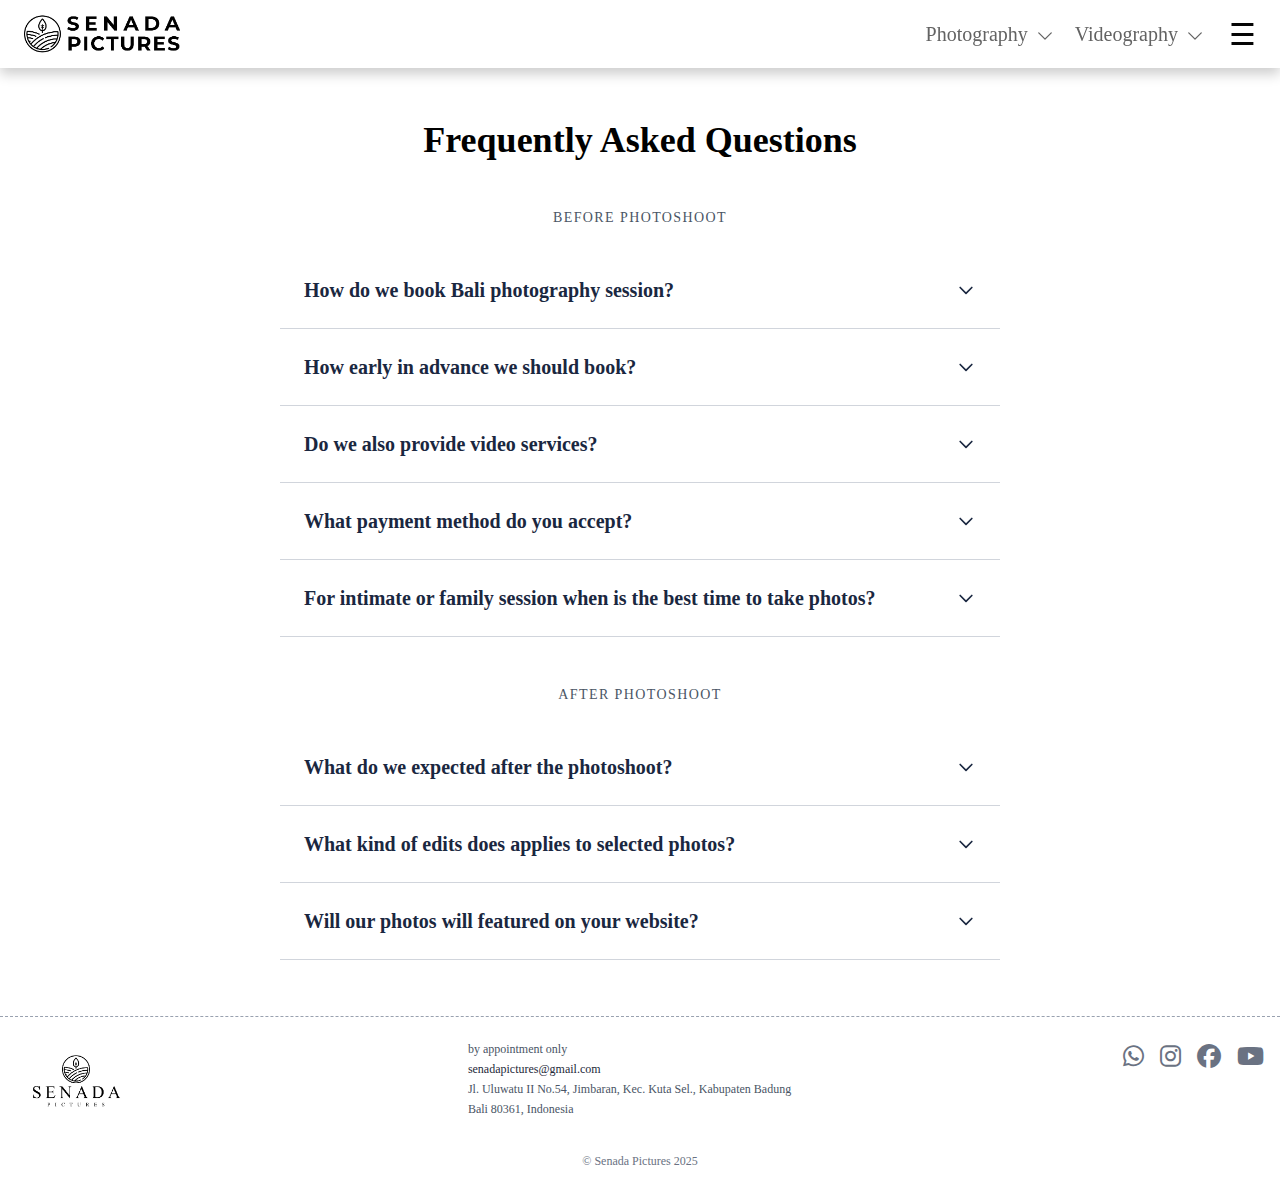
<file: FAQ.html>
<!DOCTYPE html>
<html lang="en">
<head>
  <meta charset="UTF-8">
  <meta name="viewport" content="width=device-width, initial-scale=1.0">
  <title>Senada Pictures</title>
  <link rel="stylesheet" href="style.css">
  <link rel="stylesheet" href="src/output.css">
  <link rel="icon" href="IMG/Logo/Vector Logo BLACK.png">
  <link rel="stylesheet" href="https://cdnjs.cloudflare.com/ajax/libs/font-awesome/6.7.2/css/all.min.css">
</head>

<body>
<!--Navbar Begin-->
<nav id="navbar" class="fixed flex w-full z-50 shadow-md bg-white justify-between transitiion-all duration-300">
  <div class="h-12 flex items-center px-1">
    <a href="index.html" id="topBarLogo">
      <img src="IMG/Logo/SENADA Resize.png" alt="Logo" class="h-24 py-1 object-contain">
    </a>
  </div>

<div class="menu-container" id="topNav">
  <div class="dropdown relative hidden md:block">
    <button class="dropdown-toggle flex items-center gap-1" onclick="toggleDropdown('photoDropdown', this)">
      Photography
      <span class="arrow">
        <svg xmlns="http://www.w3.org/2000/svg" viewBox="0 0 24 24" fill="currentColor" class="w-5 h-5 transform transition-transform duration-300 origin-center">
          <path fill-rule="evenodd" d="M12.53 16.28a.75.75 0 0 1-1.06 0l-7.5-7.5a.75.75 0 0 1 1.06-1.06L12 14.69l6.97-6.97a.75.75 0 1 1 1.06 1.06l-7.5 7.5Z" clip-rule="evenodd"/>
        </svg>
      </span>
    </button>
  
    <div id="photoDropdown" class="dropdown-content hidden absolute mt-2 bg-white shadow-lg rounded-sm">
      <a href="Pre-Wedding.html" class="block px-4 py-2 text-sm hover:bg-gray-100">Pre Wedding</a>
      <a href="Wedding.html" class="block px-4 py-2 text-sm hover:bg-gray-100">Wedding</a>
    </div>
  </div>

  <div class="dropdown relative hidden md:block">
    <button class="dropdown-toggle flex items-center gap-1" onclick="toggleDropdown('videoDropdown', this)">
      Videography
      <span class="arrow">
        <svg xmlns="http://www.w3.org/2000/svg" viewBox="0 0 24 24" fill="currentColor" class="w-5 h-5 transform transition-transform duration-300 origin-center">
          <path fill-rule="evenodd" d="M12.53 16.28a.75.75 0 0 1-1.06 0l-7.5-7.5a.75.75 0 0 1 1.06-1.06L12 14.69l6.97-6.97a.75.75 0 1 1 1.06 1.06l-7.5 7.5Z" clip-rule="evenodd"/>
        </svg>
      </span>
    </button>
    <div id="videoDropdown" class="dropdown-content hidden absolute left-0 mt-2 bg-white shadow-lg rounded-sm">
      <a href="Vid-Wedding.html">Wedding</a>
    </div>
  </div>

  <div id="hamburgerButton" class="hamburger md:block px-1" onclick="openSidebar()">☰</div>
</div>
</nav>
<!--Navbar End-->

<!--Side Menu Begin-->
<div class="side-menu" id="sideMenu">
  <div class="top">
    <div>
      <button class="btn-close font-bold cursor-pointer">
        <svg xmlns="http://www.w3.org/2000/svg" fill="none" viewBox="0 0 24 24" stroke-width="1.5" stroke="currentColor" class="size-6">
          <path stroke-linecap="round" stroke-linejoin="round" d="M6 18 18 6M6 6l12 12" />
        </svg>        
      </button>
    </div>
      <a href="Photography.html">Photography</a>
      <a href="Videography.html">Videography</a>
      <a href="About.html">About</a>
      <a href="Service.html">Service</a>
      <a href="FAQ.html">FAQ</a>
  </div>
  <div class="bottom">
    <div class="contact-item">
        <a href="https://wa.me/+6285339047862" target="_blank" class="icon"><i class="fa-brands fa-whatsapp"></i><span>+628123456789</span></a>
    </div>
    <div class="contact-item">
      <a href="https://www.instagram.com/senadapictures?utm_source=ig_web_button_share_sheet&igsh=ZDNlZDc0MzIxNw==" target="_blank" class="icon"><i class="fa-brands fa-instagram"></i><span>@senadapictures</span></a>
    </div>
    <div class="contact-item">
      <a href="https://maps.app.goo.gl/pJCjfqzjXT8QCr5k9" target="_blank" class="icon"><i class="fa-solid fa-location-dot"></i><span>Jl. Uluwatu II No.54, Jimbaran</span></a>
    </div>
    <div class="contact-item">
      <a href="https://mail.google.com/mail/u/1/?view=cm&fs=1&to=kiyrandom@gmail.com&tf=1" target="_blank" class="icon"><i class="fa-regular fa-envelope"></i><span>senadapictures@gmail.com</span></a>
    </div>
    <div class="powered font-poppins">Bali 80361 - Indonesia</div>
    <div class="powered-photo font-poppins">&copy; Powered by | Photos by | Terms of Service | Privacy Policy</div>
  </div>
</div>

<div id="overlay" class="overlay fixed inset-0 bg-black/45 hidden z-101"></div>
<!--Side Menu End-->

<!--Main Begin-->
<section class="max-w-3xl mx-auto px-6 py-20 pt-30">
  <h2 class="text-4xl font-bold mb-12 text-center">Frequently Asked Questions</h2>
    <h3 class="text-center text-sm tracking-widest uppercase text-gray-600 mb-8">Before Photoshoot</h3>
  
    <div class="space-y-2">
  
      <div class="border-b border-gray-300 overflow-hidden">
        <button class="w-full px-6 py-4 text-left flex justify-between items-center faq-btn cursor-pointer">
          <span class="text-xl text-[#1a2740] font-semibold">How do we book Bali photography session?</span>
          <svg class="w-5 h-5 transition-transform duration-300 faq-icon text-[#1a2740]" fill="none" stroke="currentColor" stroke-width="2" viewBox="0 0 24 24">
            <path stroke-linecap="round" stroke-linejoin="round" d="M19 9l-7 7-7-7" />
          </svg>
        </button>
        <div class="faq-content max-h-2 overflow-hidden px-6 transition-all duration-500 text-base text-gray-700 text-justify">
          <p class="pb-6 pt-6">
            I have made the booking process straightforward and convenient for you. To secure your selected date, a 50% retainer of your chosen package is needed, and please note that this fee is non-refundable. For weddings, the remaining balance will be due two weeks prior to the wedding date. For family or engagement sessions, you have the option to make the final payment in cash on the day of the photoshoot or by transfer.
          </p>
        </div>
      </div>
  
      <div class="border-b border-gray-300 overflow-hidden">
        <button class="w-full px-6 py-4 text-left flex justify-between items-center faq-btn cursor-pointer">
          <span class="text-xl text-[#1a2740] font-semibold">How early in advance we should book?</span>
          <svg class="w-5 h-5 transition-transform duration-300 faq-icon text-[#1a2740]" fill="none" stroke="currentColor" stroke-width="2" viewBox="0 0 24 24">
            <path stroke-linecap="round" stroke-linejoin="round" d="M19 9l-7 7-7-7" />
          </svg>
        </button>
        <div class="faq-content max-h-2 overflow-hidden px-6 transition-all duration-500 text-base text-gray-700 text-justify">
          <p class="pb-6 pt-6">
            For wedding photoshoots, we recommend scheduling as early as possible to ensure the best timing. For Bali engagement or pre-wedding sessions, booking three months in advance is still an excellent option. Please note that other couples may also be interested in your chosen date, and I would hate for my availability to be limited for you. Feel free to check our availability and explore our Bali photographer session by reaching out to me today.
        </div>
      </div>
  
      <div class="border-b border-gray-300 overflow-hidden">
        <button class="w-full px-6 py-4 text-left flex justify-between items-center faq-btn cursor-pointer">
          <span class="text-xl text-[#1a2740] font-semibold">Do we also provide video services?</span>
          <svg class="w-5 h-5 transition-transform duration-300 faq-icon text-[#1a2740]" fill="none" stroke="currentColor" stroke-width="2" viewBox="0 0 24 24">
            <path stroke-linecap="round" stroke-linejoin="round" d="M19 9l-7 7-7-7" />
          </svg>
        </button>
        <div class="faq-content max-h-2 overflow-hidden px-6 transition-all duration-500 text-base text-gray-700 text-justify">
          <p class="pb-6 pt-6">
            Yes, we are pleased to offer video services as well. Additionally, I'm more than happy to collaborate with any videographer you prefer, ensuring that both your photos and video harmoniously flow together. My aim is to provide you with a smooth and cohesive experience on your special day.
          </p>
        </div>
      </div>
  
      <div class="border-b border-gray-300 overflow-hidden">
        <button class="w-full px-6 py-4 text-left flex justify-between items-center faq-btn cursor-pointer">
          <span class="text-xl text-[#1a2740] font-semibold">What payment method do you accept?</span>
          <svg class="w-5 h-5 transition-transform duration-300 faq-icon text-[#1a2740]" fill="none" stroke="currentColor" stroke-width="2" viewBox="0 0 24 24">
            <path stroke-linecap="round" stroke-linejoin="round" d="M19 9l-7 7-7-7" />
          </svg>
        </button>
        <div class="faq-content max-h-2 overflow-hidden px-6 transition-all duration-500 text-base text-gray-700 text-justify">
          <p class="pb-6 pt-6">
            We currently accept payments through Cash and bank transfers for Mandiri and BCA. However, we are committed to expanding our payment options to accommodate various countries in the future. Thank you for your understanding.
            <br><br>
            We will send all the detail along with the invoice when you have confirm the booking.
          </p>
        </div>
      </div>
  
      <div class="border-b border-gray-300 overflow-hidden">
        <button class="w-full px-6 py-4 text-left flex justify-between items-center faq-btn cursor-pointer">
          <span class="text-xl text-[#1a2740] font-semibold">For intimate or family session when is the best time to take photos?</span>
          <svg class="w-5 h-5 transition-transform duration-300 faq-icon text-[#1a2740]" fill="none" stroke="currentColor" stroke-width="2" viewBox="0 0 24 24">
            <path stroke-linecap="round" stroke-linejoin="round" d="M19 9l-7 7-7-7" />
          </svg>
        </button>
        <div class="faq-content max-h-2 overflow-hidden px-6 transition-all duration-500 text-base text-gray-700 text-justify">
          <p class="pb-6 pt-6">
            The ideal times for a photo session are during the golden hours, which occur at sunrise or sunset (6 AM-9 AM or 4:30 PM-6:30 PM). At these times, the soft, warm lighting beautifully enhances natural beauty and adds a touch of magic to your photos. Outside of these periods, the sunlight in Bali can be quite intense, as the island is near the equator, potentially leading to strong shadows and less favorable conditions. By scheduling your session during the golden hours, you'll benefit from the most flattering, natural light, producing stunning results that truly capture the essence of Bali's beauty.
          </p>
        </div>
      </div>
  
    </div>
  
  <h3 class="text-center text-sm tracking-widest uppercase text-gray-600 mt-12 mb-8">After Photoshoot</h3>
  
    <div class="space-y-2 -mb-16">
  
      <div class="border-b border-gray-300 overflow-hidden">
        <button class="w-full px-6 py-4 text-left flex justify-between items-center faq-btn cursor-pointer">
          <span class="text-xl text-[#1a2740] font-semibold">What do we expected after the photoshoot?</span>
          <svg class="w-5 h-5 transition-transform duration-300 faq-icon text-[#1a2740]" fill="none" stroke="currentColor" stroke-width="2" viewBox="0 0 24 24">
            <path stroke-linecap="round" stroke-linejoin="round" d="M19 9l-7 7-7-7" />
          </svg>
        </button>
        <div class="faq-content max-h-2 overflow-hidden px-6 transition-all duration-500 text-base text-gray-700 text-justify">
          <p class="pb-6 pt-6">
            Many people ask about the status of their photos after a shoot and when they'll be ready to see them. We get how excited you are to view your amazing images. In each session, we take between 1,000 to 8,000 shots, carefully choosing photos that tell the unique story of your day. After that, we edit the images by cropping and adjusting colors to ensure they look great. Please understand that a lot of work goes into this process, and we appreciate your patience as we create your cherished memories.
          </p>
        </div>
      </div>
  
      <div class="border-b border-gray-300 overflow-hidden">
        <button class="w-full px-6 py-4 text-left flex justify-between items-center faq-btn cursor-pointer">
          <span class="text-xl text-[#1a2740] font-semibold">What kind of edits does applies to selected photos?</span>
          <svg class="w-5 h-5 transition-transform duration-300 faq-icon text-[#1a2740]" fill="none" stroke="currentColor" stroke-width="2" viewBox="0 0 24 24">
            <path stroke-linecap="round" stroke-linejoin="round" d="M19 9l-7 7-7-7" />
          </svg>
        </button>
        <div class="faq-content max-h-2 overflow-hidden px-6 transition-all duration-500 text-base text-gray-700 text-justify">
          <p class="pb-6 pt-6">
            We prioritize essential editing techniques, such as adjusting exposure, enhancing brightness and contrast, cropping, color correction, and toning. However, we do not offer advanced digital imaging services like body reshaping or extensive retouching. Our aim is to deliver genuine and natural images that truly reflect the essence of your moments.
          </p>
        </div>
      </div>
  
      <div class="border-b border-gray-300 overflow-hidden">
        <button class="w-full px-6 py-4 text-left flex justify-between items-center faq-btn cursor-pointer">
          <span class="text-xl text-[#1a2740] font-semibold">Will our photos will featured on your website?</span>
          <svg class="w-5 h-5 transition-transform duration-300 faq-icon text-[#1a2740]" fill="none" stroke="currentColor" stroke-width="2" viewBox="0 0 24 24">
            <path stroke-linecap="round" stroke-linejoin="round" d="M19 9l-7 7-7-7" />
          </svg>
        </button>
        <div class="faq-content max-h-2 overflow-hidden px-6 transition-all duration-500 text-base text-gray-700 text-justify">
          <p class="pb-6 pt-6">
            Yes, we would be absolutely delighted to have the opportunity to showcase your beautiful moments on our website! However, if for any reason you prefer not to have your cherished photos featured, please be sure to let us know in advance so that we can respect your wishes.
          </p>
        </div>
      </div>
    </div>
  </section>
<!--Main End-->

<!--Footer Begin-->
<footer class="bg-white border-t border-dashed border-gray-400 mt-10">
  <div class="max-w-7xl mx-auto px-4 py-6 flex flex-col md:flex-row justify-between items-start gap-8">

    <div>
      <a href="index.html">
        <img src="IMG/Logo/NEW SENADA PICTURES LOGO.png" alt="Senada Pictures" class="h-20 mb-2">
      </a>
    </div>

    <div class="text-sm/5 text-gray-600">
      <p class="text-xs mb-1">by appointment only</p>
      <p class="text-xs mb-1"><a href="https://mail.google.com/mail/u/1/?view=cm&fs=1&to=kiyrandom@gmail.com&tf=1" target="_blank" class="text-gray-800">senadapictures@gmail.com</a></p>
      <p class="text-xs mb-1">Jl. Uluwatu II No.54, Jimbaran, Kec. Kuta Sel., Kabupaten Badung</p>
      <p class="text-xs mb-1">Bali 80361, Indonesia</p>
    </div>

    <div class="flex space-x-4 text-gray-500 text-2xl">
      <a href="https://wa.me/+6285339047862" target="_blank" class="hover:text-black"><i class="fa-brands fa-whatsapp"></i></a>
      <a href="https://www.instagram.com/senadapictures?utm_source=ig_web_button_share_sheet&igsh=ZDNlZDc0MzIxNw==" target="_blank" class="hover:text-black"><i class="fa-brands fa-instagram"></i></a>
      <a href="https://www.facebook.com/" target="_blank" class="hover:text-black "><i class="fa-brands fa-facebook"></i></a>
      <a href="https://www.youtube.com/" target="_blank" class="hover:text-black"><i class="fa-brands fa-youtube"></i></a>
    </div>
  </div>

  <div class="text-center text-xs text-gray-500 pb-6">
    &copy; Senada Pictures 2025
  </div>
</footer>
<!--Footer End-->

<!--Toggle Script-->
<script src="toggle.js"></script>

</body>
</html>
</file>
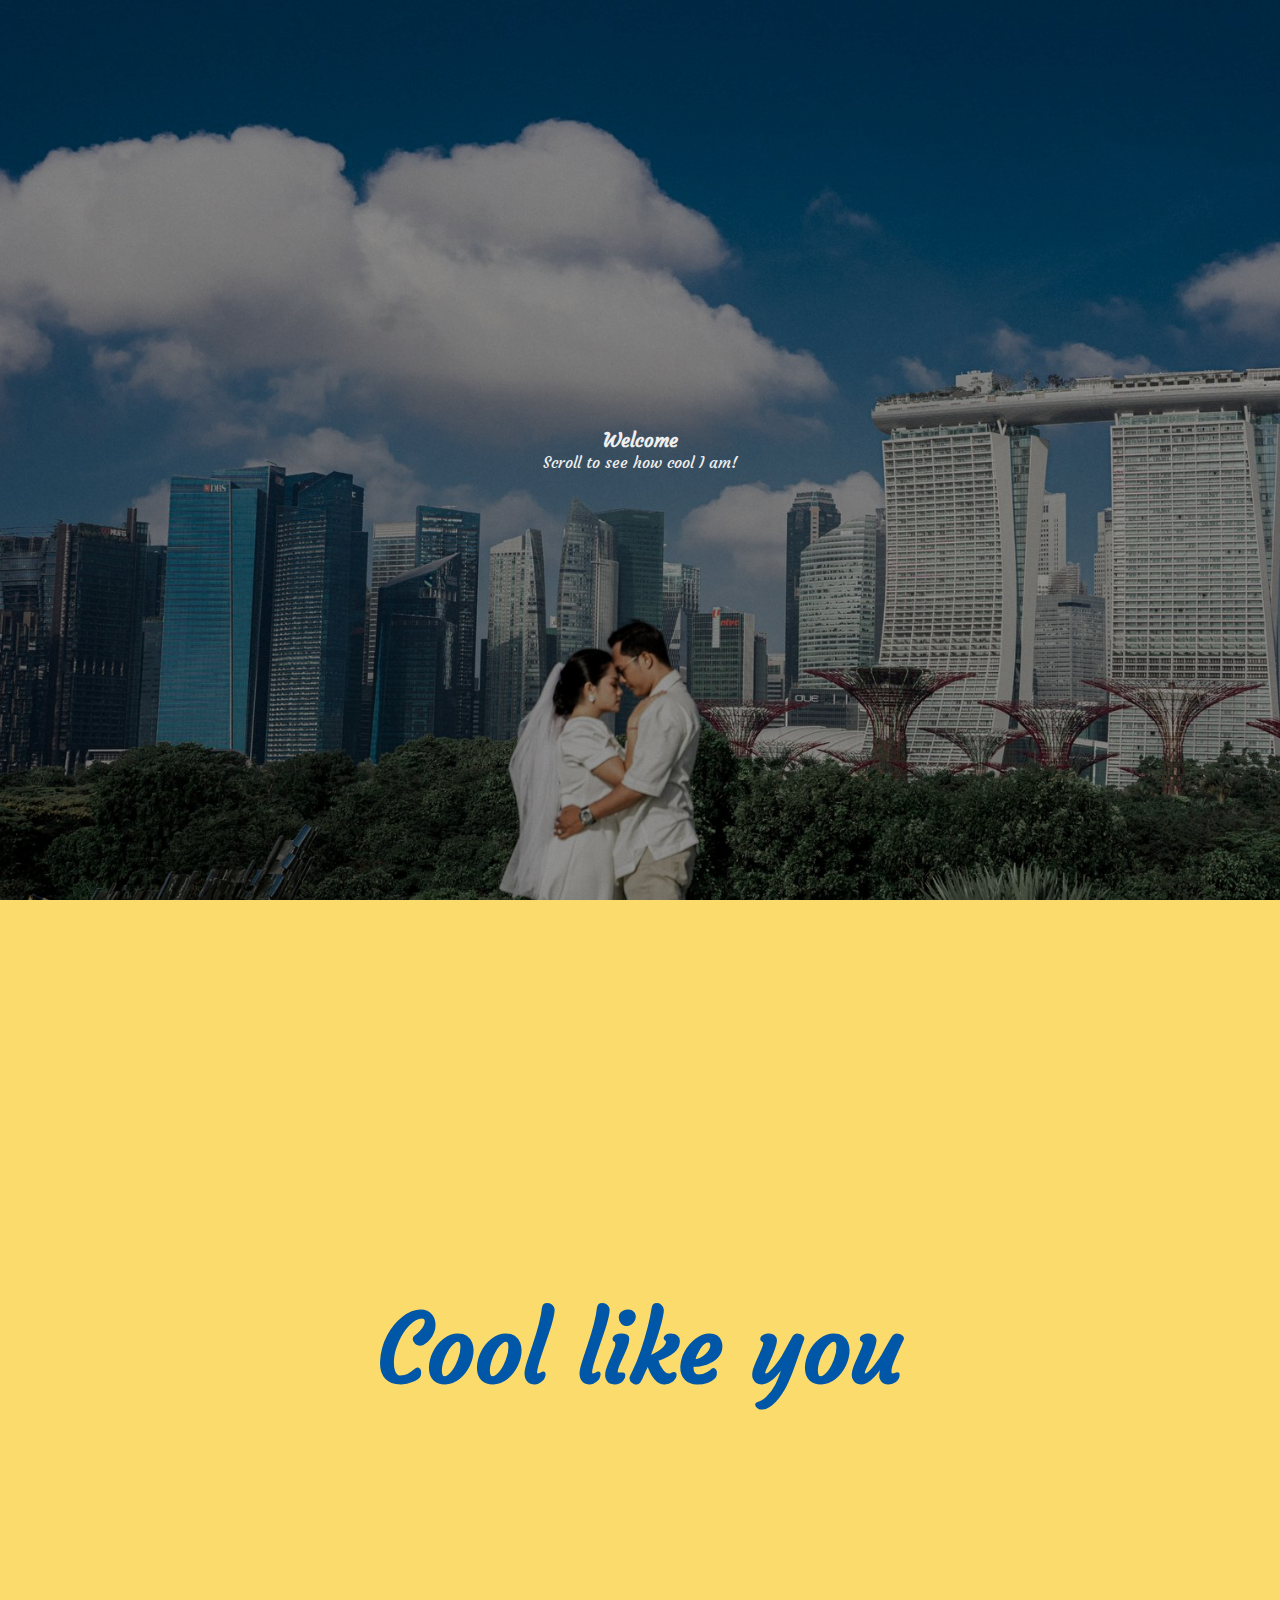
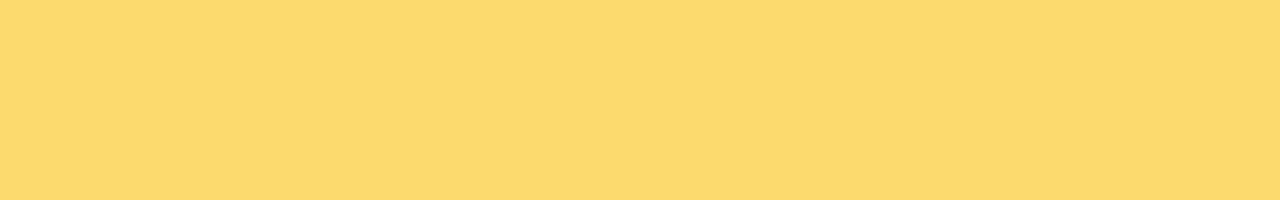
<file: parallax.html>
<!DOCTYPE html>
<html lang="en">
<head>
  <meta charset="UTF-8">
  <title>Scroll Animation</title>
  <style>
    @import url("https://fonts.googleapis.com/css?family=Courgette:400,700&display=swap");
    * {
      margin: 0;
      padding: 0;
      box-sizing: border-box;
    }

    body {
      font-family: "Courgette", cursive;
    }

    header {
      display: flex;
      justify-content: center;
      align-items: center;
      flex-direction: column;
      position: relative;
      height: 100vh;
      color: #eee;
      text-align: center;
      animation: fadeIn 1.5s ease-in-out;
      background: url("IMG/Background 1.jpg") no-repeat center center/cover;
    }

    header::after {
      content: "";
      position: absolute;
      top: 0; left: 0; right: 0; bottom: 0;
      background: rgba(0, 0, 0, 0.4);
    }

    header .container {
      position: relative;
      z-index: 1;
    }

    section {
      display: flex;
      align-items: center;
      justify-content: center;
      z-index: 1;
      height: 100vh;
      font-size: 5rem;
      background: #fcdb6d;
      color: #0056a7;
    }

    .animate-me {
      animation: bounceIn 2s ease-in-out forwards;
    }
    
    @keyframes fadeIn {
      from { opacity: 0; }
      to { opacity: 1; }
    }
    
    @keyframes bounceIn {
      0% {
        transform: scale(0.1);
        opacity: 0;
      }
      60% {
        transform: scale(1.2);
        opacity: 1;
      }
      100% {
        transform: scale(1);
      }
    }
  </style>
</head>
<body>
  <main>
    <header>
      <div class="container">
        <h3>Welcome</h3>
        <p>Scroll to see how cool I am!</p>
      </div>
    </header>

    <section>
      <h3 id="coolText">Cool like you</h3>
    </section>
  </main>

  <script>
    window.addEventListener("scroll", function() {
      const distance = window.scrollY;

      document.querySelector("header").style.transform =
        `translateY(${distance * 1}px)`;
      document.querySelector(".container").style.transform =
        `translateY(${distance * 0.3}px)`;

      const coolText = document.getElementById("coolText");
      const sectionTop = coolText.getBoundingClientRect().top;
      const windowHeight = window.innerHeight;

      // animasi jalan sekali saat teks muncul di layar
      if (sectionTop < windowHeight && !coolText.classList.contains("animate-me")) {
        coolText.classList.add("animate-me");
      }
    });
  </script>
</body>
</html>
</file>
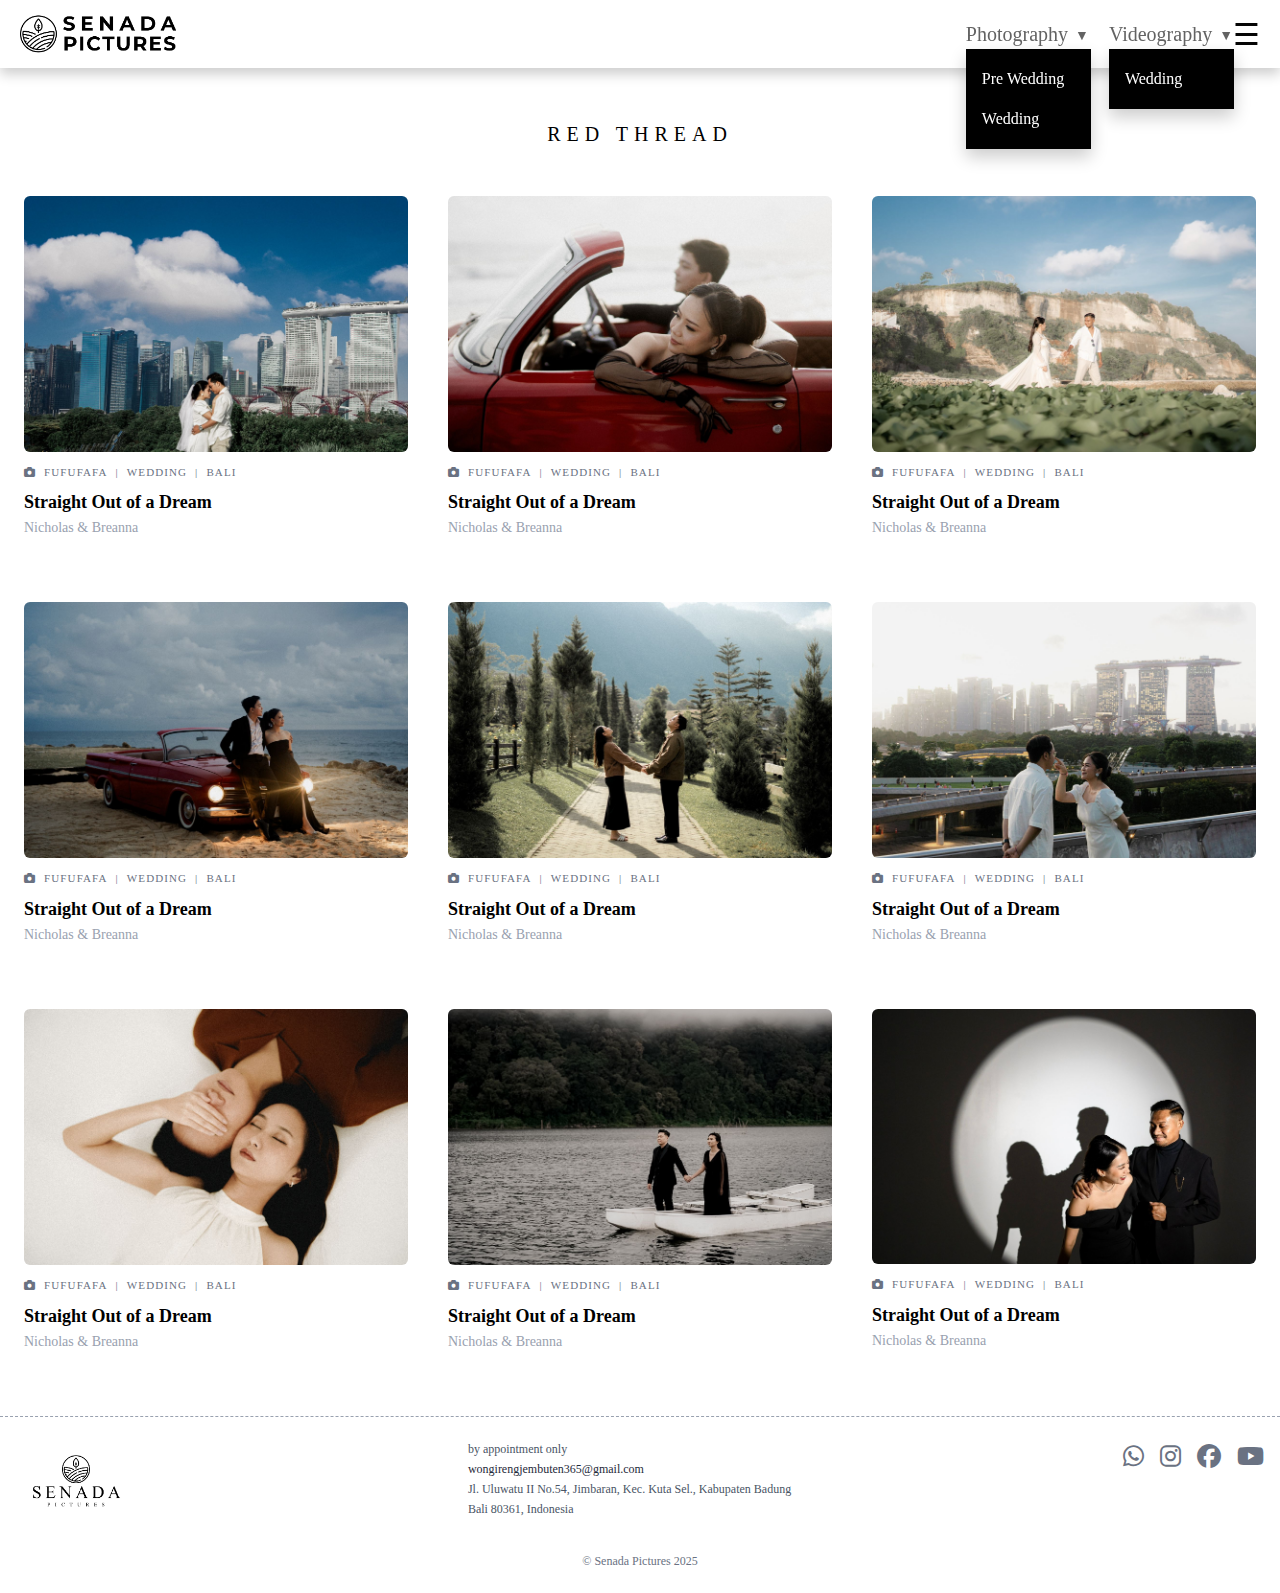
<file: Photography.html>
<!DOCTYPE html>
<html lang="en">
<head>
  <meta charset="UTF-8">
  <meta name="viewport" content="width=device-width, initial-scale=1.0">
  <title>Senada Pictures</title>
  <link rel="stylesheet" href="style.css">
  <link rel="stylesheet" href="src/output.css">
  <link rel="icon" href="IMG/Logo/Vector Logo BLACK.png">
  <link rel="stylesheet" href="https://cdnjs.cloudflare.com/ajax/libs/font-awesome/6.7.2/css/all.min.css">
</head>

<body>
<!--Navbar Begin-->
  <nav>
    <div class="h-12 flex items-center px-0.5">
      <a href="index.html" id="topBarLogo">
        <img src="IMG/Logo/SENADA Resize.png" alt="Logo" class="h-24 py-1 object-contain">
      </a>
    </div>
  
    <div class="menu-container">
      <div class="dropdown">
        <button class="dropdown-toggle" onclick="toggleDropdown('photoDropdown', this)">
          Photography <span class="arrow">▼</span>
        </button>
        <div id="photoDropdown" class="dropdown-content">
          <a href="#">Pre Wedding</a>
          <a href="#">Wedding</a>
          <!-- <a href="#">Product</a>
          <a href="#">Food</a> -->
        </div>
      </div>
  
      <div class="dropdown">
        <button class="dropdown-toggle" onclick="toggleDropdown('videoDropdown', this)">
          Videography <span class="arrow">▼</span>
        </button>
        <div id="videoDropdown" class="dropdown-content">
          <a href="#">Wedding</a>
          <!-- <a href="#">Commercial</a>
          <a href="#">Event</a> -->
        </div>
      </div>
    </div>
      <div id="hamburgerButton" class="hamburger" onclick="toggleMenu()">☰</div>
    </div>
  </nav>
<!-- Navbar End -->

<!-- Side Menu Begin -->
<div class="side-menu" id="sideMenu">
  <div class="top">
    <div class="nav-logo" id="sideBarLogo">
        <a href="index.html">
          <img src="IMG/Logo/SENADA Resize.png" alt="Senada Logo">
        </a>
    </div>
      <a href="Photography.html">Photography</a>
      <a href="Videography.html">Videography</a>
      <a href="About.html">About</a>
      <a href="Service.html">Service</a>
      <a href="Contact.html">Contact</a>
  </div>
  <div class="bottom">
    <div class="contact-item">
        <a href="https://wa.me/+6285339047862" target="_blank" class="icon"><i class="fa-brands fa-whatsapp"></i><span>+628123456789</span></a>
    </div>
    <div class="contact-item">
      <a href="https://www.instagram.com/senadapictures?utm_source=ig_web_button_share_sheet&igsh=ZDNlZDc0MzIxNw==" target="_blank" class="icon"><i class="fa-brands fa-instagram"></i><span>@senadapictures</span></a>
    </div>
    <div class="contact-item">
      <a href="https://maps.app.goo.gl/pJCjfqzjXT8QCr5k9" target="_blank" class="icon"><i class="fa-solid fa-location-dot"></i><span>Jl. Apa Aja Lah No.24</span></a>
    </div>
    <div class="contact-item">
      <a href="https://mail.google.com/mail/u/1/?view=cm&fs=1&to=kiyrandom@gmail.com&tf=1" target="_blank" class="icon"><i class="fa-regular fa-envelope"></i><span>wongirengjembuten365@gmail.com</span></a>
    </div>
    <div class="powered">Bali 80361, Indonesia</div>
    <div class="powered-photo">&copy; Powered by | Photos by | Terms of Service | Privacy Policy</div>
  </div>
</div>
<!-- Side Menu End -->

<!--Main Begin-->
<section class="max-w-7xl mx-auto pt-30 px-6 py-12 pb-6">
  <h2 class="text-center text-xl tracking-[0.3em] font-medium uppercase mb-6">Red Thread</h2>

<div class="grid grid-cols-1 sm:grid-cols-2 md:grid-cols-3 gap-10">

<!--Card-->
  <div class="w-full mt-6">
    <a href="#" class="group relative block w-fit">
      <div class="relative">
        <img src="IMG/Background 1.jpg" class="w-full aspect-[3/4] object-cover rounded-md">
        <div class="absolute inset-0 bg-black/20 bg-opacity-30 opacity-0 group-hover:opacity-100 transition duration-850 rounded-md"></div>
      </div>    
      <div class="mt-3">
        <div class="text-[11px] text-gray-500 uppercase mt-1 tracking-widest space-x-2">
          <i class="fa-solid fa-camera"></i><span>FUFUFAFA</span><span>|</span><span>WEDDING</span><span>|</span><span>BALI</span>
        </div>
        <h3 class="text-lg font-semibold mt-2">Straight Out of a Dream</h3>
      </div>
    </a>
    <p class="text-sm text-gray-400 mt-0.5">Nicholas & Breanna</p>
  </div>

  <div class="w-full mt-6">
    <a href="#" class="group relative block w-fit">
      <div class="relative">
        <img src="IMG/Background 2.jpg" class="w-full aspect-[3/4] object-cover rounded-md">
        <div class="absolute inset-0 bg-black/20 bg-opacity-30 opacity-0 group-hover:opacity-100 transition duration-850 rounded-md"></div>
      </div>   
      <div class="mt-3">
        <div class="text-[11px] text-gray-500 uppercase mt-1 tracking-widest space-x-2">
          <i class="fa-solid fa-camera"></i><span>FUFUFAFA</span><span>|</span><span>WEDDING</span><span>|</span><span>BALI</span>
        </div>
        <h3 class="text-lg font-semibold mt-2">Straight Out of a Dream</h3>
      </div>
    </a>
    <p class="text-sm text-gray-400 mt-0.5">Nicholas & Breanna</p>
  </div>

  <div class="w-full mt-6">
    <a href="#" class="group relative block w-fit">
      <div class="relative">
        <img src="IMG/Background 3.jpg" class="w-full aspect-[3/4] object-cover rounded-md">
        <div class="absolute inset-0 bg-black/20 bg-opacity-30 opacity-0 group-hover:opacity-100 transition duration-850 rounded-md"></div>
      </div>    
      <div class="mt-3">
        <div class="text-[11px] text-gray-500 uppercase mt-1 tracking-widest space-x-2">
          <i class="fa-solid fa-camera"></i><span>FUFUFAFA</span><span>|</span><span>WEDDING</span><span>|</span><span>BALI</span>
        </div>
        <h3 class="text-lg font-semibold mt-2">Straight Out of a Dream</h3>
      </div>
    </a>
    <p class="text-sm text-gray-400 mt-0.5">Nicholas & Breanna</p>
  </div>

  <div class="w-full mt-6">
    <a href="#" class="group relative block w-fit">
      <div class="relative">
        <img src="IMG/Background 4.jpg" class="w-full aspect-[3/4] object-cover rounded-md">
        <div class="absolute inset-0 bg-black/20 bg-opacity-30 opacity-0 group-hover:opacity-100 transition duration-850 rounded-md"></div>
      </div>    
      <div class="mt-3">
        <div class="text-[11px] text-gray-500 uppercase mt-1 tracking-widest space-x-2">
          <i class="fa-solid fa-camera"></i><span>FUFUFAFA</span><span>|</span><span>WEDDING</span><span>|</span><span>BALI</span>
        </div>
        <h3 class="text-lg font-semibold mt-2">Straight Out of a Dream</h3>
      </div>
    </a>
    <p class="text-sm text-gray-400 mt-0.5">Nicholas & Breanna</p>
  </div>

  <div class="w-full mt-6">
    <a href="#" class="group relative block w-fit">
      <div class="relative">
        <img src="IMG/Background 5.jpg" class="w-full aspect-[3/4] object-cover rounded-md">
        <div class="absolute inset-0 bg-black/20 bg-opacity-30 opacity-0 group-hover:opacity-100 transition duration-850 rounded-md"></div>
      </div>   
      <div class="mt-3">
        <div class="text-[11px] text-gray-500 uppercase mt-1 tracking-widest space-x-2">
          <i class="fa-solid fa-camera"></i><span>FUFUFAFA</span><span>|</span><span>WEDDING</span><span>|</span><span>BALI</span>
        </div>
        <h3 class="text-lg font-semibold mt-2">Straight Out of a Dream</h3>
      </div>
    </a>
    <p class="text-sm text-gray-400 mt-0.5">Nicholas & Breanna</p>
  </div>

  <div class="w-full mt-6">
    <a href="#" class="group relative block w-fit">
      <div class="relative">
        <img src="IMG/Background 6.jpg" class="w-full aspect-[3/4] object-cover rounded-md">
        <div class="absolute inset-0 bg-black/20 bg-opacity-30 opacity-0 group-hover:opacity-100 transition duration-850 rounded-md"></div>
      </div>   
      <div class="mt-3">
        <div class="text-[11px] text-gray-500 uppercase mt-1 tracking-widest space-x-2">
          <i class="fa-solid fa-camera"></i><span>FUFUFAFA</span><span>|</span><span>WEDDING</span><span>|</span><span>BALI</span>
        </div>
        <h3 class="text-lg font-semibold mt-2">Straight Out of a Dream</h3>
      </div>
    </a>
    <p class="text-sm text-gray-400 mt-0.5">Nicholas & Breanna</p>
  </div>

  <div class="w-full mt-6">
    <a href="#" class="group relative block w-fit">
      <div class="relative">
        <img src="IMG/Background 7.jpg" class="w-full aspect-[3/4] object-cover rounded-md">
        <div class="absolute inset-0 bg-black/20 bg-opacity-30 opacity-0 group-hover:opacity-100 transition duration-850 rounded-md"></div>
      </div>   
      <div class="mt-3">
        <div class="text-[11px] text-gray-500 uppercase mt-1 tracking-widest space-x-2">
          <i class="fa-solid fa-camera"></i><span>FUFUFAFA</span><span>|</span><span>WEDDING</span><span>|</span><span>BALI</span>
        </div>
        <h3 class="text-lg font-semibold mt-2">Straight Out of a Dream</h3>
      </div>
    </a>
    <p class="text-sm text-gray-400 mt-0.5">Nicholas & Breanna</p>
  </div>

  <div class="w-full mt-6">
    <a href="#" class="group relative block w-fit">
      <div class="relative">
        <img src="IMG/Background 8.jpg" class="w-full aspect-[3/4] object-cover rounded-md">
        <div class="absolute inset-0 bg-black/20 bg-opacity-30 opacity-0 group-hover:opacity-100 transition duration-850 rounded-md"></div>
      </div>    
      <div class="mt-3">
        <div class="text-[11px] text-gray-500 uppercase mt-1 tracking-widest space-x-2">
          <i class="fa-solid fa-camera"></i><span>FUFUFAFA</span><span>|</span><span>WEDDING</span><span>|</span><span>BALI</span>
        </div>
        <h3 class="text-lg font-semibold mt-2">Straight Out of a Dream</h3>
      </div>
    </a>
    <p class="text-sm text-gray-400 mt-0.5">Nicholas & Breanna</p>
  </div>

  <div class="w-full mt-6">
    <a href="#" class="group relative block w-fit">
      <div class="relative">
        <img src="IMG/Background 9.jpg" class="w-full aspect-[3/4] object-cover rounded-md">
        <div class="absolute inset-0 bg-black/20 bg-opacity-30 opacity-0 group-hover:opacity-100 transition duration-850 rounded-md"></div>
      </div>   
      <div class="mt-3">
        <div class="text-[11px] text-gray-500 uppercase mt-1 tracking-widest space-x-2">
          <i class="fa-solid fa-camera"></i><span>FUFUFAFA</span><span>|</span><span>WEDDING</span><span>|</span><span>BALI</span>
        </div>
        <h3 class="text-lg font-semibold mt-2">Straight Out of a Dream</h3>
      </div>
    </a>
    <p class="text-sm text-gray-400 mt-0.5">Nicholas & Breanna</p>
  </div>
</div>
</section>
<!--Main End-->

<!--Footer Begin-->
<footer class="bg-white border-t border-dashed border-gray-400 mt-10">
  <div class="max-w-7xl mx-auto px-4 py-6 flex flex-col md:flex-row justify-between items-start gap-8">

    <div>
      <a href="#">
        <img src="IMG/Logo/NEW SENADA PICTURES LOGO.png" alt="Senada Pictures" class="h-20 mb-2">
      </a>
    </div>
    
    <div class="text-sm/5 text-gray-600">
      <p class="text-xs mb-1">by appointment only</p>
      <p class="text-xs mb-1"><a href="https://mail.google.com/mail/u/1/?view=cm&fs=1&to=kiyrandom@gmail.com&tf=1" target="_blank" class="text-gray-800">wongirengjembuten365@gmail.com</a></p>
      <p class="text-xs mb-1">Jl. Uluwatu II No.54, Jimbaran, Kec. Kuta Sel., Kabupaten Badung</p>
      <p class="text-xs mb-1">Bali 80361, Indonesia</p>
    </div>

    <div class="flex space-x-4 text-gray-500 text-2xl">
      <a href="https://wa.me/+6285339047862" target="_blank" class="hover:text-black"><i class="fa-brands fa-whatsapp"></i></a>
      <a href="https://www.instagram.com/senadapictures?utm_source=ig_web_button_share_sheet&igsh=ZDNlZDc0MzIxNw==" target="_blank" class="hover:text-black"><i class="fa-brands fa-instagram"></i></a>
      <a href="#" class="hover:text-black "><i class="fa-brands fa-facebook"></i></a>
      <a href="#" class="hover:text-black"><i class="fa-brands fa-youtube"></i></a>
    </div>
  </div>

  <div class="text-center text-xs text-gray-500 pb-6">
    &copy; Senada Pictures 2025
  </div>
</footer>
<!--Footer End-->

<!--Toggle Script-->
<script src="toggle.js"></script>

</body>
</html>
</file>
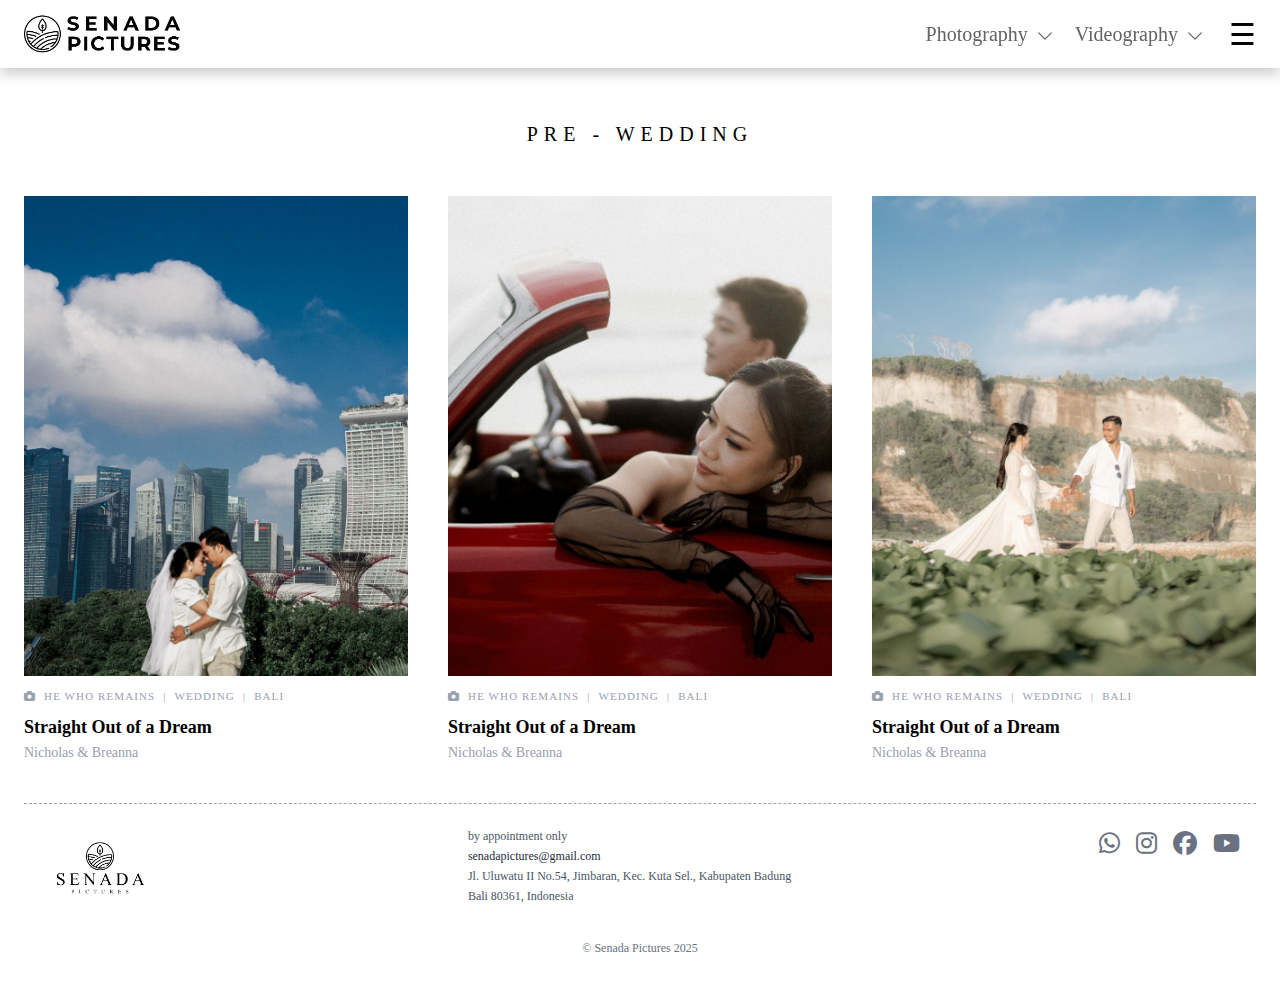
<file: Pre-Wedding.html>
<!DOCTYPE html>
<html lang="en">
<head>
  <meta charset="UTF-8">
  <meta name="viewport" content="width=device-width, initial-scale=1.0">
  <title>Senada Pictures</title>
  <link rel="stylesheet" href="style.css">
  <link rel="stylesheet" href="src/output.css">
  <link rel="icon" href="IMG/Logo/Vector Logo BLACK.png">
  <link rel="stylesheet" href="https://cdnjs.cloudflare.com/ajax/libs/font-awesome/6.7.2/css/all.min.css">
</head>

<body>
<!--Navbar Begin-->
<nav id="navbar" class="fixed flex w-full z-50 shadow-md bg-white justify-between transitiion-all duration-300">
  <div class="h-12 flex items-center px-1">
    <a href="index.html" id="topBarLogo">
      <img src="IMG/Logo/SENADA Resize.png" alt="Logo" class="h-24 py-1 object-contain">
    </a>
  </div>

<div class="menu-container" id="topNav">
  <div class="dropdown relative hidden md:block">
    <button class="dropdown-toggle flex items-center gap-1" onclick="toggleDropdown('photoDropdown', this)">
      Photography
      <span class="arrow">
        <svg xmlns="http://www.w3.org/2000/svg" viewBox="0 0 24 24" fill="currentColor" class="w-5 h-5 transform transition-transform duration-300 origin-center">
          <path fill-rule="evenodd" d="M12.53 16.28a.75.75 0 0 1-1.06 0l-7.5-7.5a.75.75 0 0 1 1.06-1.06L12 14.69l6.97-6.97a.75.75 0 1 1 1.06 1.06l-7.5 7.5Z" clip-rule="evenodd"/>
        </svg>
      </span>
    </button>
  
    <div id="photoDropdown" class="dropdown-content hidden absolute mt-2 bg-white shadow-lg rounded-sm">
      <a href="Pre-Wedding.html" class="block px-4 py-2 text-sm hover:bg-gray-100">Pre Wedding</a>
      <a href="Wedding.html" class="block px-4 py-2 text-sm hover:bg-gray-100">Wedding</a>
    </div>
  </div>

  <div class="dropdown relative hidden md:block">
    <button class="dropdown-toggle flex items-center gap-1" onclick="toggleDropdown('videoDropdown', this)">
      Videography
      <span class="arrow">
        <svg xmlns="http://www.w3.org/2000/svg" viewBox="0 0 24 24" fill="currentColor" class="w-5 h-5 transform transition-transform duration-300 origin-center">
          <path fill-rule="evenodd" d="M12.53 16.28a.75.75 0 0 1-1.06 0l-7.5-7.5a.75.75 0 0 1 1.06-1.06L12 14.69l6.97-6.97a.75.75 0 1 1 1.06 1.06l-7.5 7.5Z" clip-rule="evenodd"/>
        </svg>
      </span>
    </button>
    <div id="videoDropdown" class="dropdown-content hidden absolute left-0 mt-2 bg-white shadow-lg rounded-sm">
      <a href="Vid-Wedding.html">Wedding</a>
    </div>
  </div>

  <div id="hamburgerButton" class="hamburger md:block px-1" onclick="openSidebar()">☰</div>
</div>
</nav>
<!--Navbar End-->

<!--Side Menu Begin-->
<div class="side-menu" id="sideMenu">
  <div class="top">
    <div>
      <button class="btn-close font-bold cursor-pointer mb-2 md:mb-2">
        <svg xmlns="http://www.w3.org/2000/svg" fill="none" viewBox="0 0 24 24" stroke-width="1.5" stroke="currentColor" class="size-4 md:size-5">
          <path stroke-linecap="round" stroke-linejoin="round" d="M6 18 18 6M6 6l12 12" />
        </svg>        
      </button>
    </div>
      <a href="Photography.html">Photography</a>
      <a href="Videography.html">Videography</a>
      <a href="About.html">About</a>
      <a href="Service.html">Service</a>
      <a href="FAQ.html">FAQ</a>
  </div>
  <div class="bottom">
    <div class="contact-item">
      <a href="https://wa.me/+6285339047862" target="_blank" class="icon"><i class="fa-brands fa-whatsapp"></i><span>+628123456789</span></a>
    </div>
    <div class="contact-item">
      <a href="https://www.instagram.com/senadapictures?utm_source=ig_web_button_share_sheet&igsh=ZDNlZDc0MzIxNw==" target="_blank" class="icon"><i class="fa-brands fa-instagram"></i><span>@senadapictures</span></a>
    </div>
    <div class="contact-item">
      <a href="https://maps.app.goo.gl/pJCjfqzjXT8QCr5k9" target="_blank" class="icon"><i class="fa-solid fa-location-dot"></i><span>Jl. Uluwatu II No.54, Jimbaran</span></a>
    </div>
    <div class="contact-item">
      <a href="https://mail.google.com/mail/u/1/?view=cm&fs=1&to=kiyrandom@gmail.com&tf=1" target="_blank" class="icon"><i class="fa-regular fa-envelope"></i><span>senadapictures@gmail.com</span></a>
    </div>
    <div class="powered font-poppins mt-15">Bali 80361 - Indonesia
      <p class="mt-1 md:mt-2">&copy; Powered by | Photos by | Terms of Service | Privacy Policy</p>
    </div>
  </div>
</div>

<div id="overlay" class="overlay fixed inset-0 bg-black/45 hidden z-101"></div>
<!--Side Menu End-->

<!--Main Begin-->
<section class="max-w-7xl mx-auto pt-30 px-6 py-12 pb-6">
  <h2 class="text-center text-xl tracking-[0.3em] font-medium uppercase mb-6">Pre - Wedding</h2>

<div class="grid grid-cols-1 sm:grid-cols-2 md:grid-cols-3 gap-10">

<!--Card-->
  <div class="w-full mt-6">
    <a href="Content.html" class="group relative block w-fit">
      <div class="relative">
        <img src="IMG/Background 1.jpg" alt="Gallery Images" class="w-full aspect-[4/5] object-cover">
        <div class="absolute inset-0 bg-black/20 bg-opacity-30 opacity-0 group-hover:opacity-100 transition duration-850 rounded-md"></div>
      </div>    
    </a>
      <div class="mt-3">
        <div class="text-[11px] text-gray-400 uppercase mt-1 tracking-widest space-x-2 hover:text-gray-950 transition duration-400">
          <i class="fa-solid fa-camera"></i><span>HE WHO REMAINS</span><span>|</span><span>WEDDING</span><span>|</span><span>BALI</span>
        </div>
        <h3 class="text-lg font-semibold mt-2">Straight Out of a Dream</h3>
      </div>
    <p class="text-sm text-gray-400 mt-0.5">Nicholas & Breanna</p>
  </div>

  <div class="w-full mt-6">
    <a href="Content.html" class="group relative block w-fit">
      <div class="relative">
        <img src="IMG/Background 2.jpg" alt="Gallery Images" class="w-full aspect-[4/5] object-cover">
        <div class="absolute inset-0 bg-black/20 bg-opacity-30 opacity-0 group-hover:opacity-100 transition duration-850 rounded-md"></div>
      </div>   
    </a>
      <div class="mt-3">
        <div class="text-[11px] text-gray-400 uppercase mt-1 tracking-widest space-x-2 hover:text-gray-950 transition duration-400">
          <i class="fa-solid fa-camera"></i><span>HE WHO REMAINS</span><span>|</span><span>WEDDING</span><span>|</span><span>BALI</span>
        </div>
        <h3 class="text-lg font-semibold mt-2">Straight Out of a Dream</h3>
      </div>
    <p class="text-sm text-gray-400 mt-0.5">Nicholas & Breanna</p>
  </div>

  <div class="w-full mt-6">
    <a href="Content.html" class="group relative block w-fit">
      <div class="relative">
        <img src="IMG/Background 3.jpg" alt="Gallery Images" class="w-full aspect-[4/5] object-cover">
        <div class="absolute inset-0 bg-black/20 bg-opacity-30 opacity-0 group-hover:opacity-100 transition duration-850 rounded-md"></div>
      </div>    
    </a>
      <div class="mt-3">
        <div class="text-[11px] text-gray-400 uppercase mt-1 tracking-widest space-x-2 hover:text-gray-950 transition duration-400">
          <i class="fa-solid fa-camera"></i><span>HE WHO REMAINS</span><span>|</span><span>WEDDING</span><span>|</span><span>BALI</span>
        </div>
        <h3 class="text-lg font-semibold mt-2">Straight Out of a Dream</h3>
      </div>
    <p class="text-sm text-gray-400 mt-0.5">Nicholas & Breanna</p>
  </div>
</div>
<!--Main End-->

<!--Footer Begin-->
<footer class="bg-white border-t border-dashed border-gray-400 mt-10">
  <div class="max-w-7xl mx-auto px-4 py-6 flex flex-col md:flex-row justify-between items-start gap-8">

    <div>
      <a href="index.html">
        <img src="IMG/Logo/NEW SENADA PICTURES LOGO.png" alt="Senada Pictures" class="h-20 mb-2">
      </a>
    </div>

    <div class="text-sm/5 text-gray-600">
      <p class="text-xs mb-1">by appointment only</p>
      <p class="text-xs mb-1"><a href="https://mail.google.com/mail/u/1/?view=cm&fs=1&to=kiyrandom@gmail.com&tf=1" target="_blank" class="text-gray-800">senadapictures@gmail.com</a></p>
      <p class="text-xs mb-1">Jl. Uluwatu II No.54, Jimbaran, Kec. Kuta Sel., Kabupaten Badung</p>
      <p class="text-xs mb-1">Bali 80361, Indonesia</p>
    </div>

    <div class="flex space-x-4 text-gray-500 text-2xl">
      <a href="https://wa.me/+6285339047862" target="_blank" class="hover:text-black"><i class="fa-brands fa-whatsapp"></i></a>
      <a href="https://www.instagram.com/senadapictures?utm_source=ig_web_button_share_sheet&igsh=ZDNlZDc0MzIxNw==" target="_blank" class="hover:text-black"><i class="fa-brands fa-instagram"></i></a>
      <a href="https://www.facebook.com/" target="_blank" class="hover:text-black "><i class="fa-brands fa-facebook"></i></a>
      <a href="https://www.youtube.com/" target="_blank" class="hover:text-black"><i class="fa-brands fa-youtube"></i></a>
    </div>
  </div>

  <div class="text-center text-xs text-gray-500 pb-6">
    &copy; Senada Pictures 2025
  </div>
</footer>
<!--Footer End-->

<!--Toggle Script-->
<script src="toggle.js"></script>

</body>
</html>
</file>
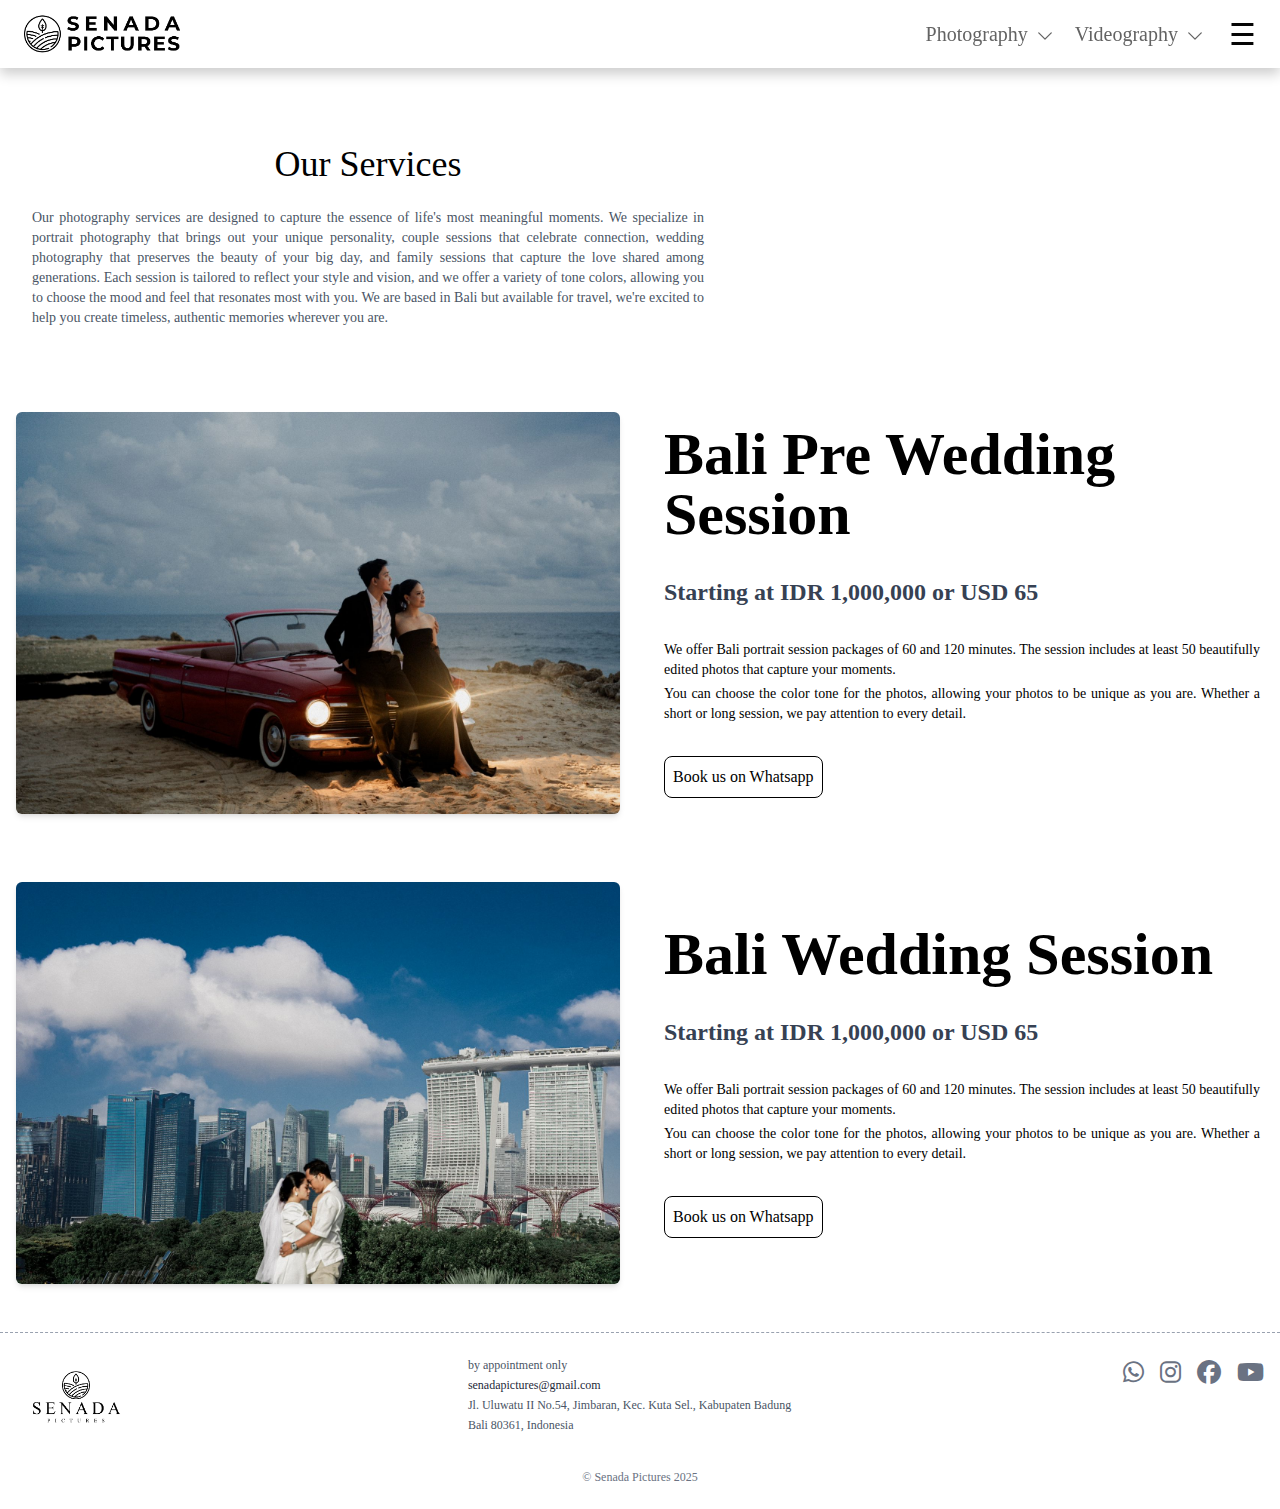
<file: Service.html>
<!DOCTYPE html>
<html lang="en">
<head>
  <meta charset="UTF-8">
  <meta name="viewport" content="width=device-width, initial-scale=1.0">
  <title>Senada Pictures</title>
  <link rel="stylesheet" href="style.css">
  <link rel="stylesheet" href="src/output.css">
  <link rel="icon" href="IMG/Logo/Vector Logo BLACK.png">
  <link rel="stylesheet" href="https://cdnjs.cloudflare.com/ajax/libs/font-awesome/6.7.2/css/all.min.css">
</head>

<body>
<!--Navbar Begin-->
<nav id="navbar" class="fixed flex w-full z-50 shadow-md bg-white justify-between transitiion-all duration-300">
  <div class="h-12 flex items-center md:px-1">
    <a href="index.html" id="topBarLogo">
      <img src="IMG/Logo/SENADA Resize.png" alt="Logo" class="h-24 py-1 object-contain">
    </a>
  </div>

<div class="menu-container" id="topNav">
  <div class="dropdown relative hidden md:block group">
    <button class="dropdown-toggle flex items-center gap-1 relative pb-1" onclick="toggleDropdown('photoDropdown', this)">

      <span class="relative inline-block">
        Photography
        <span class="absolute left-0 -bottom-0.5 w-0 h-[2px] bg-black transition-all duration-700 group-hover:w-full"></span>
      </span>

      <span class="arrow">
        <svg xmlns="http://www.w3.org/2000/svg" viewBox="0 0 24 24" fill="currentColor"
          class="w-5 h-5 transform transition-transform duration-300 origin-center">
          <path fill-rule="evenodd" d="M12.53 16.28a.75.75 0 0 1-1.06 0l-7.5-7.5a.75.75 0 0 1 1.06-1.06L12 14.69l6.97-6.97a.75.75 0 1 1 1.06 1.06l-7.5 7.5Z" clip-rule="evenodd" />
        </svg>
      </span>
    </button>
  
    <div id="photoDropdown" class="dropdown-content hidden absolute mt-2 bg-white shadow-lg rounded-sm">
      <a href="Wedding.html" class="block px-4 py-2 text-sm hover:bg-gray-100">Wedding</a>
      <a href="Pre-Wedding.html" class="block px-4 py-2 text-sm hover:bg-gray-100">Pre Wedding</a>
    </div>
  </div>

  <div class="dropdown relative hidden md:block group">
    <button class="dropdown-toggle flex items-center gap-1 relative pb-1" onclick="toggleDropdown('videoDropdown', this)">
      
      <span class="relative inline-block">
        Videography
        <span class="absolute left-0 -bottom-0.5 w-0 h-[2px] bg-black transition-all duration-700 group-hover:w-full"></span>
      </span>
  
      <span class="arrow">
        <svg xmlns="http://www.w3.org/2000/svg" viewBox="0 0 24 24" fill="currentColor"
          class="w-5 h-5 transform transition-transform duration-300 origin-center">
          <path fill-rule="evenodd" d="M12.53 16.28a.75.75 0 0 1-1.06 0l-7.5-7.5a.75.75 0 0 1 1.06-1.06L12 14.69l6.97-6.97a.75.75 0 1 1 1.06 1.06l-7.5 7.5Z" clip-rule="evenodd" />
        </svg>
      </span>
    </button>
  
    <div id="videoDropdown" class="dropdown-content hidden absolute mt-2 bg-white shadow-lg rounded-sm">
      <a href="Vid-Wedding.html" class="block px-4 py-2 text-sm hover:bg-gray-100">Wedding</a>
    </div>
  </div>

  <div id="hamburgerButton" class="hamburger md:block px-1" onclick="openSidebar()">☰</div>
</div>
</nav>
<!--Navbar End-->

<!--Side Menu Begin-->
<div class="side-menu fixed" id="sideMenu">
  <div class="top">
    <div>
      <button class="btn-close font-bold cursor-pointer md:mb-2">
        <svg xmlns="http://www.w3.org/2000/svg" fill="none" viewBox="0 0 24 24" stroke-width="1.5" stroke="currentColor" class="size-6 md:size-5">
          <path stroke-linecap="round" stroke-linejoin="round" d="M6 18 18 6M6 6l12 12" />
        </svg>        
      </button>
    </div>

    <a href="Photography.html" class="relative group hidden md:block">
      <span class="pb-1">Photography</span>
      <span class="absolute left-0 bottom-0 w-0 h-[2px] bg-black transition-all duration-700 group-hover:w-full"></span>
    </a>

    <!--Mobile-->
    <div class="md:hidden">
      <button onclick="toggleMobileDropdown('photoMobile','arrowPhoto')" class="relative flex items-center gap-1 w-full text-left">
        <span class="pb-1 font-bold text-[17.5px]">Photography</span>
          <svg id="arrowPhoto" xmlns="http://www.w3.org/2000/svg" class="w-4 h-4 ml-auto transition-transform duration-300" fill="none" viewBox="0 0 24 24" stroke="currentColor">
            <path stroke-linecap="round" stroke-linejoin="round" stroke-width="2" d="M19 9l-7 7-7-7"/>
          </svg>
      </button>
    
      <div id="photoMobile" class="side-mob dropdown-transition max-h-0 flex-col pl-6">
        <a href="Pre-Wedding.html" class="mt-3 pb-4 block font-light text-gray-700 text-sm">// Pre - Wedding</a>
        <a href="Wedding.html" class="block text-gray-700 text-sm">// Wedding</a>
      </div>
    </div>  

    <a href="Videography.html" class="relative group">
      <span class="pb-1">Videography</span>
      <span class="absolute left-0 bottom-0 w-0 h-[2px] bg-black transition-all duration-700 group-hover:w-full"></span>
    </a>
      <a href="About.html" class="relative group">
        <span class="pb-1">About</span>
        <span class="absolute left-0 bottom-0 w-0 h-[2px] bg-black transition-all duration-700 group-hover:w-full"></span>
      </a>
      <a href="Service.html" class="relative group">
        <span>Service</span>
        <span class="absolute left-0 bottom-0 w-0 h-[2px] bg-black transition-all duration-700 group-hover:w-full"></span>
      </a>
      <a href="FAQ.html" class="relative group">
        <span>FAQ</span>
        <span class="absolute left-0 bottom-0 w-0 h-[2px] bg-black transition-all duration-700 group-hover:w-full"></span>
      </a>
  </div>
  <div class="bottom">
    <div class="contact-item">
      <a href="https://wa.me/+6285339047862" target="_blank" class="icon"><i class="fa-brands fa-whatsapp"></i><span>+628123456789</span></a>
    </div>
    <div class="contact-item">
      <a href="https://www.instagram.com/senadapictures?utm_source=ig_web_button_share_sheet&igsh=ZDNlZDc0MzIxNw==" target="_blank" class="icon"><i class="fa-brands fa-instagram"></i><span>@senadapictures</span></a>
    </div>
    <div class="contact-item">
      <a href="https://maps.app.goo.gl/pJCjfqzjXT8QCr5k9" target="_blank" class="icon"><i class="fa-solid fa-location-dot"></i><span>Jl. Uluwatu II No.54, Jimbaran</span></a>
    </div>
    <div class="contact-item">
      <a href="https://mail.google.com/mail/u/1/?view=cm&fs=1&to=kiyrandom@gmail.com&tf=1" target="_blank" class="icon"><i class="fa-regular fa-envelope"></i><span>senadapictures@gmail.com</span></a>
    </div>
    <div class="powered font-poppins mt-15">Bali 80361 - Indonesia
      <p class="mt-1 md:mt-2">&copy; Powered by | Photos by | Terms of Service | Privacy Policy</p>
    </div>
  </div>
</div>

<div id="overlay" class="overlay fixed inset-0 bg-black/45 hidden z-101"></div>
<!--Side Menu End-->

<!--Main Begin-->
<div class="pt-30">
  <section class="py-2 px-4 text-black">
    <div class="max-w-7xl mx-auto">
      
      <!--Description-->
      <div class="inline-block w-fit mx-auto md:mx-24 lg:mx-72 text-center mb-16 border-2 px-4 py-4 md:px-4 md:py-4 rounded-lg">
        <h2 class="text-4xl font-serif pb-6">Our Services</h2>
        <p class="text-gray-600 text-sm max-w-2xl text-justify mx-auto">
          Our photography services are designed to capture the essence of life's most meaningful moments. We specialize in portrait photography that brings out your unique personality, couple sessions that celebrate connection, wedding photography that preserves the beauty of your big day, and family sessions that capture the love shared among generations. Each session is tailored to reflect your style and vision, and we offer a variety of tone colors, allowing you to choose the mood and feel that resonates most with you. We are based in Bali but available for travel, we're excited to help you create timeless, authentic memories wherever you are.
        </p>
      </div>      

      <!--Responsive Service Section-->
      <div class="flex flex-col md:grid md:grid-cols-2 md:gap-8 lg:gap-10 items-center ">
        <div>
          <img src="IMG/Background 4.jpg" alt="Portrait session" class="w-full rounded-md shadow-md object-cover"/>
        </div>

        <!--Text-->
        <div class="text-black pb-5">
          <div class="px-1 md:px-0">
            <h3 class="font-black text-3xl md:text-2xl lg:text-6xl mt-4 mb-6 md:mb-2 lg:mb-8">Bali Pre Wedding Session</h3>
            <p class="text-gray-700 text-sm font-semibold md:text-1xl lg:text-2xl mb-4 md:mb-4 lg:mb-8">Starting at IDR 1,000,000 or USD 65</p>
            <p class="text-justify lg:tex-2xl md:text-sm md:mb-1 mb-2">
              We offer Bali portrait session packages of 60 and 120 minutes. The session includes at least 50 beautifully edited photos that capture your moments.
            </p>
            <p class="text-sm text-justify md:text-sm md:mb-3 lg:mb-8 mb-6 ">
              You can choose the color tone for the photos, allowing your photos to be unique as you are. Whether a short or long session, we pay attention to every detail.
            </p>
            <a href="https://wa.me/+6285339047862" target="_blank">
              <button class="border border-black px-2 py-2 md:px-6 md:py-3 rounded-lg hover:bg-black hover:text-white transition cursor-pointer">
                <p class="text-auto">Book us on Whatsapp</p>
              </button>
            </a>
          </div>
        </div>
      </div>

      <div class="flex flex-col md:grid md:grid-cols-2 md:gap-8 lg:gap-10 items-center mt-16">        
      <div>
        <img src="IMG/Background 1.jpg" alt="Portrait session" class="w-full rounded-md shadow-md object-cover"/>
      </div>

      <!--Text-->
      <div class="text-black pb-5">
        <div class="px-1 md:px-0">
          <h3 class="font-black text-3xl md:text-2xl lg:text-6xl mt-4 mb-6 md:mb-2 lg:mb-8">Bali Wedding Session</h3>
          <p class="text-gray-700 text-sm font-semibold md:text-1xl lg:text-2xl mb-4 md:mb-4 lg:mb-8">Starting at IDR 1,000,000 or USD 65</p>
          <p class="text-justify lg:tex-2xl md:text-sm md:mb-1 mb-2">
            We offer Bali portrait session packages of 60 and 120 minutes. The session includes at least 50 beautifully edited photos that capture your moments.
          </p>
          <p class="text-sm text-justify md:text-sm md:mb-3 lg:mb-8 mb-6 ">
            You can choose the color tone for the photos, allowing your photos to be unique as you are. Whether a short or long session, we pay attention to every detail.
          </p>
          <a href="https://wa.me/+6285339047862" target="_blank">
            <button class="border border-black px-2 py-2 md:px-6 md:py-3 rounded-lg hover:bg-black hover:text-white transition cursor-pointer">
              <p class="text-auto">Book us on Whatsapp</p>
            </button>
          </a>
        </div>
      </div>
    </div>

    </div>
  </section>
</div>
<!--Main End-->

<!--Footer Begin-->
<footer class="bg-white border-t border-dashed border-gray-400 mt-10">
  <div class="max-w-7xl mx-auto px-4 py-6 flex flex-col md:flex-row justify-between items-start gap-8">

    <div>
      <a href="index.html">
        <img src="IMG/Logo/NEW SENADA PICTURES LOGO.png" alt="Senada Pictures" class="h-20 mb-2">
      </a>
    </div>

    <div class="text-sm/5 text-gray-600">
      <p class="text-xs mb-1">by appointment only</p>
      <p class="text-xs mb-1"><a href="https://mail.google.com/mail/u/1/?view=cm&fs=1&to=kiyrandom@gmail.com&tf=1" target="_blank" class="text-gray-800">senadapictures@gmail.com</a></p>
      <p class="text-xs mb-1">Jl. Uluwatu II No.54, Jimbaran, Kec. Kuta Sel., Kabupaten Badung</p>
      <p class="text-xs mb-1">Bali 80361, Indonesia</p>
    </div>

    <div class="flex space-x-4 text-gray-500 text-2xl">
      <a href="https://wa.me/+6285339047862" target="_blank" class="hover:text-black"><i class="fa-brands fa-whatsapp"></i></a>
      <a href="https://www.instagram.com/senadapictures?utm_source=ig_web_button_share_sheet&igsh=ZDNlZDc0MzIxNw==" target="_blank" class="hover:text-black"><i class="fa-brands fa-instagram"></i></a>
      <a href="https://www.facebook.com/" target="_blank" class="hover:text-black "><i class="fa-brands fa-facebook"></i></a>
      <a href="https://www.youtube.com/" target="_blank" class="hover:text-black"><i class="fa-brands fa-youtube"></i></a>
    </div>
  </div>

  <div class="text-center text-xs text-gray-500 pb-6">
    &copy; Senada Pictures 2025
  </div>
</footer>
<!--Footer End-->

<!--Toggle Script-->
<script src="toggle.js"></script>

</body>
</html>
</file>
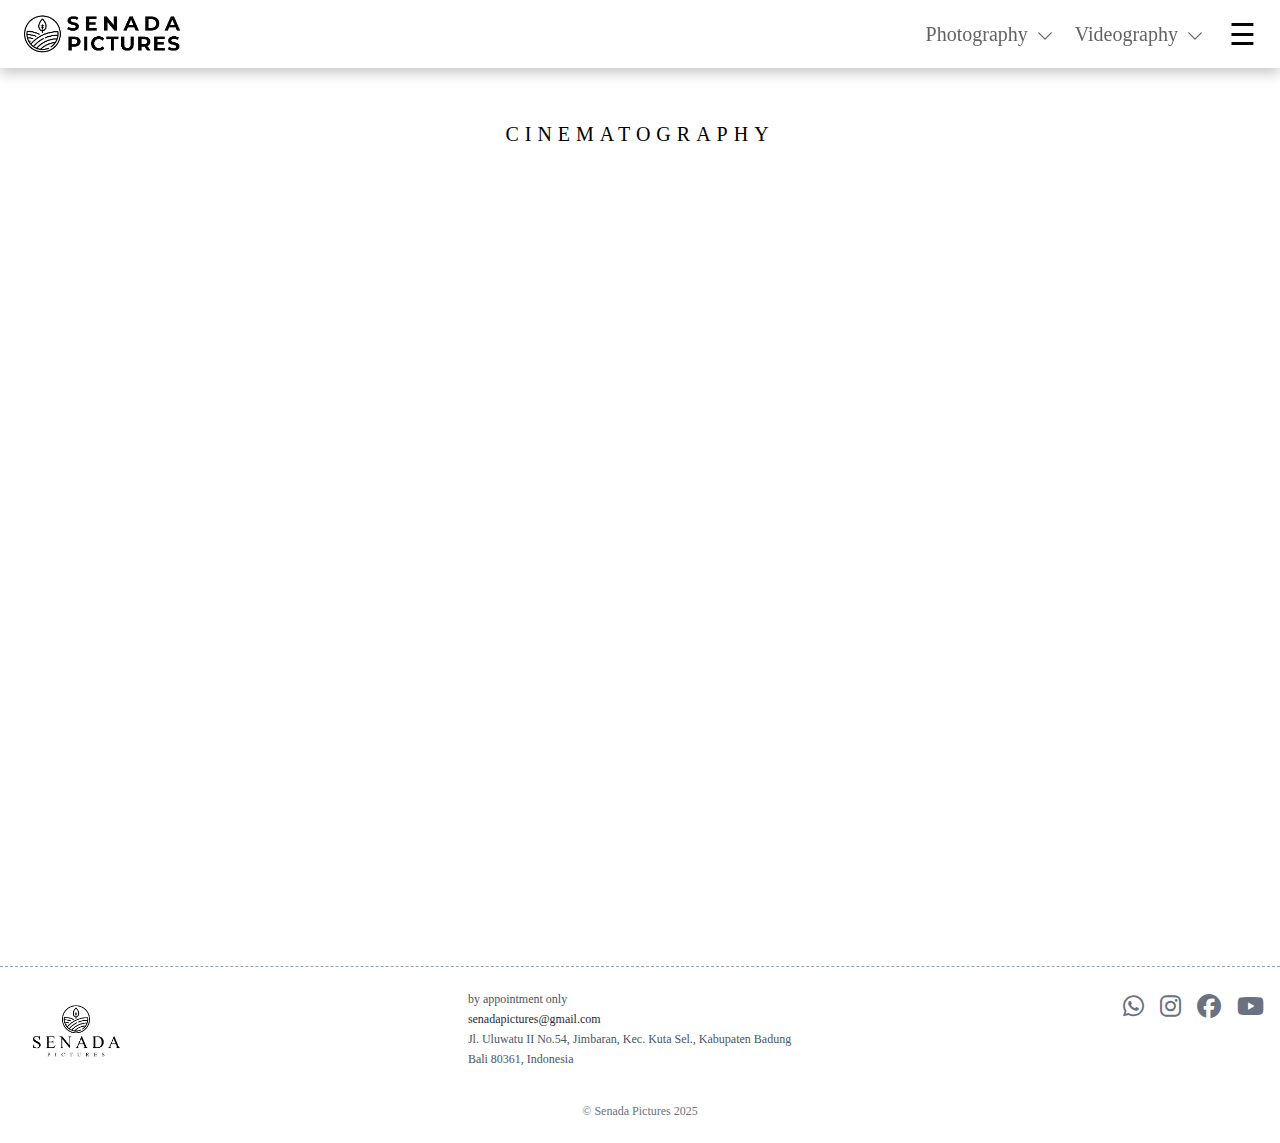
<file: Vid-Wedding.html>
<!DOCTYPE html>
<html lang="en">
<head>
  <meta charset="UTF-8">
  <meta name="viewport" content="width=device-width, initial-scale=1.0">
  <title>Senada Pictures</title>
  <link rel="stylesheet" href="style.css">
  <link rel="stylesheet" href="src/output.css">
  <link rel="icon" href="IMG/Logo/Vector Logo BLACK.png">
  <link rel="stylesheet" href="https://cdnjs.cloudflare.com/ajax/libs/font-awesome/6.7.2/css/all.min.css">
</head>

<body>
<!--Navbar Begin-->
<nav id="navbar" class="fixed flex w-full z-50 shadow-md bg-white justify-between transitiion-all duration-300">
  <div class="h-12 flex items-center md:px-1">
    <a href="index.html" id="topBarLogo">
      <img src="IMG/Logo/SENADA Resize.png" alt="Logo" class="h-24 py-1 object-contain">
    </a>
  </div>

<div class="menu-container" id="topNav">
  <div class="dropdown relative hidden md:block">
    <button class="dropdown-toggle flex items-center gap-1" onclick="toggleDropdown('photoDropdown', this)">
      Photography
      <span class="arrow">
        <svg xmlns="http://www.w3.org/2000/svg" viewBox="0 0 24 24" fill="currentColor" class="w-5 h-5 transform transition-transform duration-300 origin-center">
          <path fill-rule="evenodd" d="M12.53 16.28a.75.75 0 0 1-1.06 0l-7.5-7.5a.75.75 0 0 1 1.06-1.06L12 14.69l6.97-6.97a.75.75 0 1 1 1.06 1.06l-7.5 7.5Z" clip-rule="evenodd"/>
        </svg>
      </span>
    </button>
  
    <div id="photoDropdown" class="dropdown-content hidden absolute mt-2 bg-white shadow-lg rounded-sm">
      <a href="Pre-Wedding.html" class="block px-4 py-2 text-sm hover:bg-gray-100">Pre Wedding</a>
      <a href="Wedding.html" class="block px-4 py-2 text-sm hover:bg-gray-100">Wedding</a>
    </div>
  </div>

  <div class="dropdown relative hidden md:block">
    <button class="dropdown-toggle flex items-center gap-1" onclick="toggleDropdown('videoDropdown', this)">
      Videography
      <span class="arrow">
        <svg xmlns="http://www.w3.org/2000/svg" viewBox="0 0 24 24" fill="currentColor" class="w-5 h-5 transform transition-transform duration-300 origin-center">
          <path fill-rule="evenodd" d="M12.53 16.28a.75.75 0 0 1-1.06 0l-7.5-7.5a.75.75 0 0 1 1.06-1.06L12 14.69l6.97-6.97a.75.75 0 1 1 1.06 1.06l-7.5 7.5Z" clip-rule="evenodd"/>
        </svg>
      </span>
    </button>
    <div id="videoDropdown" class="dropdown-content hidden absolute left-0 mt-2 bg-white shadow-lg rounded-sm">
      <a href="Vid-Wedding.html">Wedding</a>
    </div>
  </div>

  <div id="hamburgerButton" class="hamburger md:block px-1" onclick="openSidebar()">☰</div>
</div>
</nav>
<!--Navbar End-->

<!--Side Menu Begin-->
<div class="side-menu fixed" id="sideMenu">
  <div class="top">
    <div>
      <button class="btn-close font-bold cursor-pointer mb-2 md:mb-2">
        <svg xmlns="http://www.w3.org/2000/svg" fill="none" viewBox="0 0 24 24" stroke-width="1.5" stroke="currentColor" class="size-4 md:size-5">
          <path stroke-linecap="round" stroke-linejoin="round" d="M6 18 18 6M6 6l12 12" />
        </svg>        
      </button>
    </div>
    <a href="Photography.html" class="relative group">
      <span class="pb-1">Photography</span>
      <span class="absolute left-0 bottom-0 w-0 h-[2px] bg-black transition-all duration-700 group-hover:w-full"></span>
    </a>    
    <a href="Videography.html" class="relative group">
      <span class="pb-1">Videography</span>
      <span class="absolute left-0 bottom-0 w-0 h-[2px] bg-black transition-all duration-700 group-hover:w-full"></span>
    </a>
      <a href="About.html" class="relative group">
        <span class="pb-1">About</span>
        <span class="absolute left-0 bottom-0 w-0 h-[2px] bg-black transition-all duration-700 group-hover:w-full"></span>
      </a>
      <a href="Service.html" class="relative group">
        <span>Service</span>
        <span class="absolute left-0 bottom-0 w-0 h-[2px] bg-black transition-all duration-700 group-hover:w-full"></span>
      </a>
      <a href="FAQ.html" class="relative group">
        <span>FAQ</span>
        <span class="absolute left-0 bottom-0 w-0 h-[2px] bg-black transition-all duration-700 group-hover:w-full"></span>
      </a>
  </div>
  <div class="bottom">
    <div class="contact-item">
      <a href="https://wa.me/+6285339047862" target="_blank" class="icon"><i class="fa-brands fa-whatsapp"></i><span>+628123456789</span></a>
    </div>
    <div class="contact-item">
      <a href="https://www.instagram.com/senadapictures?utm_source=ig_web_button_share_sheet&igsh=ZDNlZDc0MzIxNw==" target="_blank" class="icon"><i class="fa-brands fa-instagram"></i><span>@senadapictures</span></a>
    </div>
    <div class="contact-item">
      <a href="https://maps.app.goo.gl/pJCjfqzjXT8QCr5k9" target="_blank" class="icon"><i class="fa-solid fa-location-dot"></i><span>Jl. Uluwatu II No.54, Jimbaran</span></a>
    </div>
    <div class="contact-item">
      <a href="https://mail.google.com/mail/u/1/?view=cm&fs=1&to=kiyrandom@gmail.com&tf=1" target="_blank" class="icon"><i class="fa-regular fa-envelope"></i><span>senadapictures@gmail.com</span></a>
    </div>
    <div class="powered font-poppins mt-15">Bali 80361 - Indonesia
      <p class="mt-1 md:mt-2">&copy; Powered by | Photos by | Terms of Service | Privacy Policy</p>
    </div>
  </div>
</div>

<div id="overlay" class="overlay fixed inset-0 bg-black/45 hidden z-101"></div>
<!--Side Menu End-->

<!--Main Begin-->
<h2 class="text-center text-xl tracking-[0.3em] font-medium uppercase pt-30">Cinematography</h2>
<div class="grid grid-cols-1 md:grid-cols-3 gap-10 px-6 max-w-7xl mx-auto py-12 pb-6 relative overflow-hidden rounded-lg opacity-0 ttranslate-y-10 ransition-all duration-700 ease-out reveal z-100">
  
  <!--Card-->
  <div>
    <div class="group relative">
    <img src="IMG/Background 1.jpg" alt="Gallery Images" class="w-full aspect-[4/5] object-cover">
      <div class="absolute inset-0 group-hover:bg-black/15 transition duration-850">
        <a href="Content-Vid.html" class="absolute inset-0 flex items-center justify-center">
        <!--Button-->
          <div class="w-16 h-16 bg-white/90 rounded-full flex items-center justify-center group-hover:bg-white group-hover:scale-100">
            <svg class="w-6 h-6 text-gray-800" fill="currentColor" viewBox="0 0 20 20">
              <path d="M6 4l10 6-10 6V4z"/>
            </svg>
          </div>
        </a>
      </div>
    </div>
    <!--Text-->
    <div class="text-[11px] text-gray-400 uppercase mt-3 tracking-[.25em] space-x-2 hover:text-gray-950 transition duration-400">
      <span><i class="fa-solid fa-video"></i> LOKI</span><span>|</span><span>WEDDING</span><span>|</span><span>BALI</span>
    </div>
    <h3 class="text-lg font-semibold mt-3">When You Know, You Know</h3>
    <p class="text-sm text-gray-400 mt-2">Loki Ft. Loki (Girl)</p>
    <p class="text-sm text-gray-700 mt-1">Learn from our couple! Here's how to marry your soulmate and turn the most important day of your life into the most unforgettable one as well.</p>
    <footer class="bg-white border-t border-double border-gray-400 mt-8 pb-8">
  </div>

  <div>
    <div class="group relative">
    <img src="IMG/Background 2.jpg" alt="Gallery Images" class="w-full aspect-[4/5] object-cover">
      <div class="absolute inset-0 group-hover:bg-black/15 transition duration-850">
          <a href="Content-Vid.html" class="absolute inset-0 flex items-center justify-center">
          <!--Button-->
          <div class="w-16 h-16 bg-white/90 rounded-full flex items-center justify-center group-hover:bg-white group-hover:scale-100">
              <svg class="w-6 h-6 text-gray-800" fill="currentColor" viewBox="0 0 20 20">
                <path d="M6 4l10 6-10 6V4z"/>
              </svg>
          </div>
          </a>
      </div>
    </div>
    <!--Text-->
    <div class="text-[11px] text-gray-400 uppercase mt-3 tracking-[.25em] space-x-2 hover:text-gray-950 transition duration-400">
      <span><i class="fa-solid fa-video"></i> LOKI</span><span>|</span><span>WEDDING</span><span>|</span><span>BALI</span>
    </div>
    <h3 class="text-lg font-semibold mt-3">When You Know, You Know</h3>
    <p class="text-sm text-gray-400 mt-2">Loki Ft. Loki (Girl)</p>
    <p class="text-sm text-gray-700 mt-1">Learn from our couple! Here's how to marry your soulmate and turn the most important day of your life into the most unforgettable one as well.</p>
    <footer class="bg-white border-t border-double border-gray-400 mt-8 pb-8">
  </div>

  <div>
    <div class="group relative">
    <img src="IMG/Background 3.jpg" alt="Gallery Images" class="w-full aspect-[4/5] object-cover">
      <div class="absolute inset-0 group-hover:bg-black/15 transition duration-850">
        <a href="Content-Vid.html" class="absolute inset-0 flex items-center justify-center">
        <!--Button-->
          <div class="w-16 h-16 bg-white/90 rounded-full flex items-center justify-center group-hover:bg-white group-hover:scale-100">
              <svg class="w-6 h-6 text-gray-800" fill="currentColor" viewBox="0 0 20 20">
                <path d="M6 4l10 6-10 6V4z"/>
              </svg>
          </div>
        </a>
      </div>
    </div>
    <!--Text-->
    <div class="text-[11px] text-gray-400 uppercase mt-3 tracking-[.25em] space-x-2 hover:text-gray-950 transition duration-400">
      <span><i class="fa-solid fa-video"></i> LOKI</span><span>|</span><span>WEDDING</span><span>|</span><span>BALI</span>
    </div>
    <h3 class="text-lg font-semibold mt-3">When You Know, You Know</h3>
    <p class="text-sm text-gray-400 mt-2">Loki Ft. Loki (Girl)</p>
    <p class="text-sm text-gray-700 mt-1">Learn from our couple! Here's how to marry your soulmate and turn the most important day of your life into the most unforgettable one as well.</p>
    <footer class="bg-white border-t border-double border-gray-400 mt-8 pb-8 ">
  </div>
</div>
<!--Main End-->

<!--Footer Begin-->
<footer class="bg-white border-t border-dashed border-gray-400 mt-10">
  <div class="max-w-7xl mx-auto px-4 py-6 flex flex-col md:flex-row justify-between items-start gap-8">

    <div>
      <a href="index.html">
        <img src="IMG/Logo/NEW SENADA PICTURES LOGO.png" alt="Senada Pictures" class="h-20 mb-2">
      </a>
    </div>

    <div class="text-sm/5 text-gray-600">
      <p class="text-xs mb-1">by appointment only</p>
      <p class="text-xs mb-1"><a href="https://mail.google.com/mail/u/1/?view=cm&fs=1&to=kiyrandom@gmail.com&tf=1" target="_blank" class="text-gray-800">senadapictures@gmail.com</a></p>
      <p class="text-xs mb-1">Jl. Uluwatu II No.54, Jimbaran, Kec. Kuta Sel., Kabupaten Badung</p>
      <p class="text-xs mb-1">Bali 80361, Indonesia</p>
    </div>

    <div class="flex space-x-4 text-gray-500 text-2xl">
      <a href="https://wa.me/+6285339047862" target="_blank" class="hover:text-black"><i class="fa-brands fa-whatsapp"></i></a>
      <a href="https://www.instagram.com/senadapictures?utm_source=ig_web_button_share_sheet&igsh=ZDNlZDc0MzIxNw==" target="_blank" class="hover:text-black"><i class="fa-brands fa-instagram"></i></a>
      <a href="https://www.facebook.com/" target="_blank" class="hover:text-black "><i class="fa-brands fa-facebook"></i></a>
      <a href="https://www.youtube.com/" target="_blank" class="hover:text-black"><i class="fa-brands fa-youtube"></i></a>
    </div>
  </div>

  <div class="text-center text-xs text-gray-500 pb-6">
    &copy; Senada Pictures 2025
  </div>
</footer>
<!--Footer End-->

<!--Toggle Script-->
<script src="toggle.js"></script>

</body>
</html>
</file>
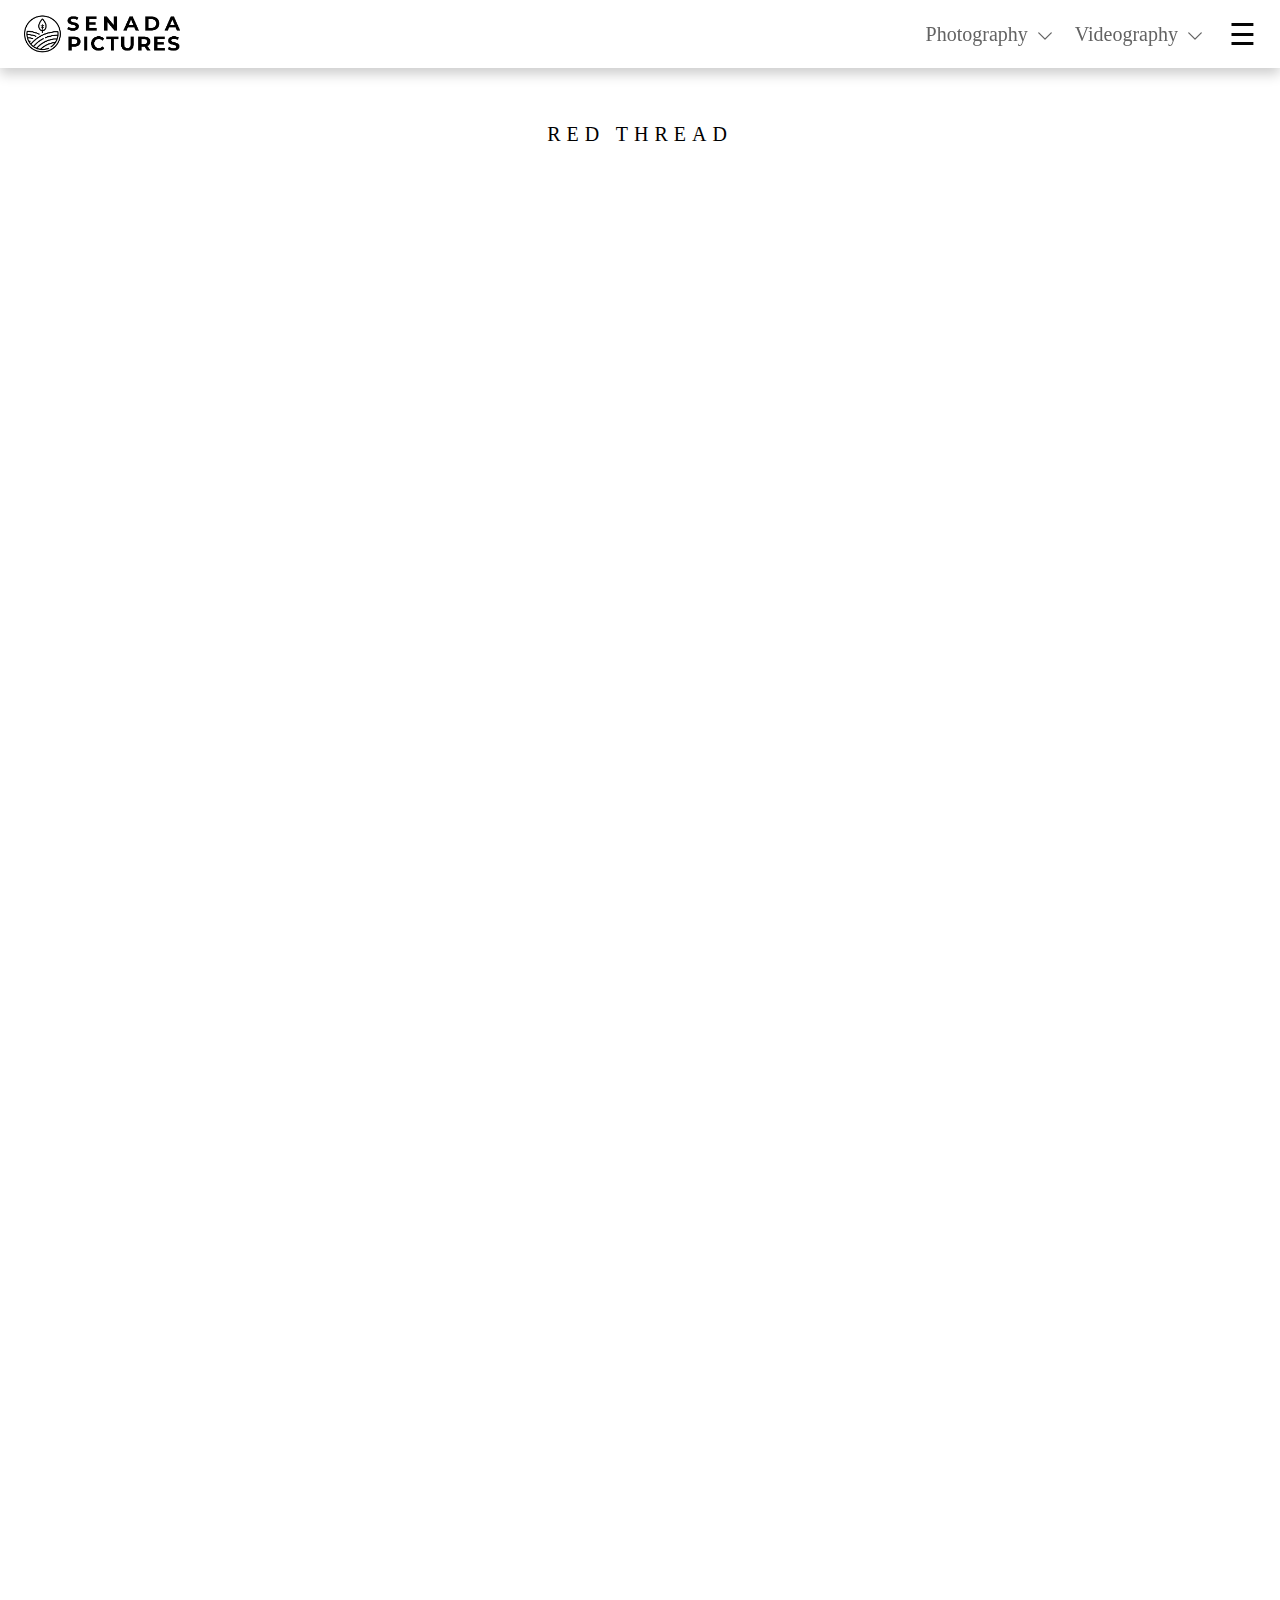
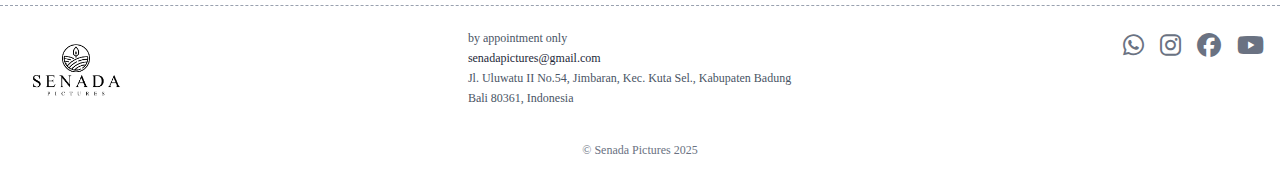
<file: Videography.html>
<!DOCTYPE html>
<html lang="en">
<head>
  <meta charset="UTF-8">
  <meta name="viewport" content="width=device-width, initial-scale=1.0">
  <title>Senada Pictures</title>
  <link rel="stylesheet" href="style.css">
  <link rel="stylesheet" href="src/output.css">
  <link rel="icon" href="IMG/Logo/Vector Logo BLACK.png">
  <link rel="stylesheet" href="https://cdnjs.cloudflare.com/ajax/libs/font-awesome/6.7.2/css/all.min.css">
</head>

<body>
<!--Navbar Begin-->
<nav id="navbar" class="fixed flex w-full z-50 shadow-md bg-white justify-between transitiion-all duration-300">
  <div class="h-12 flex items-center md:px-1">
    <a href="index.html" id="topBarLogo">
      <img src="IMG/Logo/SENADA Resize.png" alt="Logo" class="h-24 py-1 object-contain">
    </a>
  </div>

<div class="menu-container" id="topNav">
  <div class="dropdown relative hidden md:block group">
    <button class="dropdown-toggle flex items-center gap-1 relative pb-1" onclick="toggleDropdown('photoDropdown', this)">

      <span class="relative inline-block">
        Photography
        <span class="absolute left-0 -bottom-0.5 w-0 h-[2px] bg-black transition-all duration-700 group-hover:w-full"></span>
      </span>

      <span class="arrow">
        <svg xmlns="http://www.w3.org/2000/svg" viewBox="0 0 24 24" fill="currentColor"
          class="w-5 h-5 transform transition-transform duration-300 origin-center">
          <path fill-rule="evenodd" d="M12.53 16.28a.75.75 0 0 1-1.06 0l-7.5-7.5a.75.75 0 0 1 1.06-1.06L12 14.69l6.97-6.97a.75.75 0 1 1 1.06 1.06l-7.5 7.5Z" clip-rule="evenodd" />
        </svg>
      </span>
    </button>
  
    <div id="photoDropdown" class="dropdown-content hidden absolute mt-2 bg-white shadow-lg rounded-sm">
      <a href="Wedding.html" class="block px-4 py-2 text-sm hover:bg-gray-100">Wedding</a>
      <a href="Pre-Wedding.html" class="block px-4 py-2 text-sm hover:bg-gray-100">Pre Wedding</a>
    </div>
  </div>

  <div class="dropdown relative hidden md:block group">
    <button class="dropdown-toggle flex items-center gap-1 relative pb-1" onclick="toggleDropdown('videoDropdown', this)">
      
      <span class="relative inline-block">
        Videography
        <span class="absolute left-0 -bottom-0.5 w-0 h-[2px] bg-black transition-all duration-700 group-hover:w-full"></span>
      </span>
  
      <span class="arrow">
        <svg xmlns="http://www.w3.org/2000/svg" viewBox="0 0 24 24" fill="currentColor"
          class="w-5 h-5 transform transition-transform duration-300 origin-center">
          <path fill-rule="evenodd" d="M12.53 16.28a.75.75 0 0 1-1.06 0l-7.5-7.5a.75.75 0 0 1 1.06-1.06L12 14.69l6.97-6.97a.75.75 0 1 1 1.06 1.06l-7.5 7.5Z" clip-rule="evenodd" />
        </svg>
      </span>
    </button>
  
    <div id="videoDropdown" class="dropdown-content hidden absolute mt-2 bg-white shadow-lg rounded-sm">
      <a href="Vid-Wedding.html" class="block px-4 py-2 text-sm hover:bg-gray-100">Wedding</a>
    </div>
  </div>

  <div id="hamburgerButton" class="hamburger md:block px-1" onclick="openSidebar()">☰</div>
</div>
</nav>
<!--Navbar End-->

<!--Side Menu Begin-->
<div class="side-menu fixed" id="sideMenu">
  <div class="top">
    <div>
      <button class="btn-close font-bold cursor-pointer md:mb-2">
        <svg xmlns="http://www.w3.org/2000/svg" fill="none" viewBox="0 0 24 24" stroke-width="1.5" stroke="currentColor" class="size-6 md:size-5">
          <path stroke-linecap="round" stroke-linejoin="round" d="M6 18 18 6M6 6l12 12" />
        </svg>        
      </button>
    </div>

    <a href="Photography.html" class="relative group hidden md:block">
      <span class="pb-1">Photography</span>
      <span class="absolute left-0 bottom-0 w-0 h-[2px] bg-black transition-all duration-700 group-hover:w-full"></span>
    </a>

    <!--Mobile-->
    <div class="md:hidden">
      <button onclick="toggleMobileDropdown('photoMobile','arrowPhoto')" class="relative flex items-center gap-1 w-full text-left">
        <span class="pb-1 font-bold text-[17.5px]">Photography</span>
          <svg id="arrowPhoto" xmlns="http://www.w3.org/2000/svg" class="w-4 h-4 ml-auto transition-transform duration-300" fill="none" viewBox="0 0 24 24" stroke="currentColor">
            <path stroke-linecap="round" stroke-linejoin="round" stroke-width="2" d="M19 9l-7 7-7-7"/>
          </svg>
      </button>
    
      <div id="photoMobile" class="side-mob dropdown-transition max-h-0 flex-col pl-6">
        <a href="Pre-Wedding.html" class="mt-3 pb-4 block font-light text-gray-700 text-sm">// Pre - Wedding</a>
        <a href="Wedding.html" class="block text-gray-700 text-sm">// Wedding</a>
      </div>
    </div>  

    <a href="Videography.html" class="relative group">
      <span class="pb-1">Videography</span>
      <span class="absolute left-0 bottom-0 w-0 h-[2px] bg-black transition-all duration-700 group-hover:w-full"></span>
    </a>
      <a href="About.html" class="relative group">
        <span class="pb-1">About</span>
        <span class="absolute left-0 bottom-0 w-0 h-[2px] bg-black transition-all duration-700 group-hover:w-full"></span>
      </a>
      <a href="Service.html" class="relative group">
        <span>Service</span>
        <span class="absolute left-0 bottom-0 w-0 h-[2px] bg-black transition-all duration-700 group-hover:w-full"></span>
      </a>
      <a href="FAQ.html" class="relative group">
        <span>FAQ</span>
        <span class="absolute left-0 bottom-0 w-0 h-[2px] bg-black transition-all duration-700 group-hover:w-full"></span>
      </a>
  </div>
  <div class="bottom">
    <div class="contact-item">
      <a href="https://wa.me/+6285339047862" target="_blank" class="icon"><i class="fa-brands fa-whatsapp"></i><span>+628123456789</span></a>
    </div>
    <div class="contact-item">
      <a href="https://www.instagram.com/senadapictures?utm_source=ig_web_button_share_sheet&igsh=ZDNlZDc0MzIxNw==" target="_blank" class="icon"><i class="fa-brands fa-instagram"></i><span>@senadapictures</span></a>
    </div>
    <div class="contact-item">
      <a href="https://maps.app.goo.gl/pJCjfqzjXT8QCr5k9" target="_blank" class="icon"><i class="fa-solid fa-location-dot"></i><span>Jl. Uluwatu II No.54, Jimbaran</span></a>
    </div>
    <div class="contact-item">
      <a href="https://mail.google.com/mail/u/1/?view=cm&fs=1&to=kiyrandom@gmail.com&tf=1" target="_blank" class="icon"><i class="fa-regular fa-envelope"></i><span>senadapictures@gmail.com</span></a>
    </div>
    <div class="powered font-poppins mt-15">Bali 80361 - Indonesia
      <p class="mt-1 md:mt-2">&copy; Powered by | Photos by | Terms of Service | Privacy Policy</p>
    </div>
  </div>
</div>

<div id="overlay" class="overlay fixed inset-0 bg-black/45 hidden z-101"></div>
<!--Side Menu End-->

<!--Main Begin-->
<h2 class="text-center text-xl tracking-[0.3em] font-medium uppercase pt-30">Red Thread</h2>

<!--Cards-->
<div id="cardContainer" class="grid grid-cols-1 md:grid-cols-3 gap-10 px-6 max-w-7xl mx-auto py-12 pb-6">
  
  <div class="cards opacity-0 translate-y-10 transition-all duration-700 ease-out">
    <div class="group relative">
      <img src="IMG/Background 1.jpg" alt="Gallery Images" class="w-full aspect-[4/5] object-cover">
      <div class="absolute inset-0 group-hover:bg-black/15 transition duration-850">
        <a href="Content-Vid.html" class="absolute inset-0 flex items-center justify-center">
          <div class="w-16 h-16 bg-white/90 rounded-full flex items-center justify-center group-hover:bg-white group-hover:scale-100">
            <svg class="w-6 h-6 text-gray-800" fill="currentColor" viewBox="0 0 20 20">
              <path d="M6 4l10 6-10 6V4z"/>
            </svg>
          </div>
        </a>
      </div>
    </div>
    <div class="text-[11px] text-gray-400 uppercase mt-3 tracking-[.25em] space-x-2 hover:text-gray-950 transition duration-400">
      <span><i class="fa-solid fa-video"></i> LOKI</span><span>|</span><span>WEDDING</span><span>|</span><span>BALI</span>
    </div>
    <h3 class="text-lg font-semibold mt-3">When You Know, You Know</h3>
    <p class="text-sm text-gray-400 mt-2">Loki Ft. Loki (Girl)</p>
    <p class="text-sm text-gray-700 mt-1">Learn from our couple! Here's how to marry your soulmate and turn the most important day of your life into the most unforgettable one as well.</p>
  </div>

  <div class="cards opacity-0 translate-y-10 transition-all duration-700 ease-out">
    <div class="group relative">
      <img src="IMG/Background 2.jpg" alt="Gallery Images" class="w-full aspect-[4/5] object-cover">
      <div class="absolute inset-0 group-hover:bg-black/15 transition duration-850">
        <a href="Content-Vid.html" class="absolute inset-0 flex items-center justify-center">
          <div class="w-16 h-16 bg-white/90 rounded-full flex items-center justify-center group-hover:bg-white group-hover:scale-100">
            <svg class="w-6 h-6 text-gray-800" fill="currentColor" viewBox="0 0 20 20">
              <path d="M6 4l10 6-10 6V4z"/>
            </svg>
          </div>
        </a>
      </div>
    </div>
    <div class="text-[11px] text-gray-400 uppercase mt-3 tracking-[.25em] space-x-2 hover:text-gray-950 transition duration-400">
      <span><i class="fa-solid fa-video"></i> LOKI</span><span>|</span><span>WEDDING</span><span>|</span><span>BALI</span>
    </div>
    <h3 class="text-lg font-semibold mt-3">When You Know, You Know</h3>
    <p class="text-sm text-gray-400 mt-2">Loki Ft. Loki (Girl)</p>
    <p class="text-sm text-gray-700 mt-1">Learn from our couple! Here's how to marry your soulmate and turn the most important day of your life into the most unforgettable one as well.</p>
  </div>

  <div class="cards opacity-0 translate-y-10 transition-all duration-700 ease-out">
    <div class="group relative">
      <img src="IMG/Background 3.jpg" alt="Gallery Images" class="w-full aspect-[4/5] object-cover">
      <div class="absolute inset-0 group-hover:bg-black/15 transition duration-850">
        <a href="Content-Vid.html" class="absolute inset-0 flex items-center justify-center">
          <div class="w-16 h-16 bg-white/90 rounded-full flex items-center justify-center group-hover:bg-white group-hover:scale-100">
            <svg class="w-6 h-6 text-gray-800" fill="currentColor" viewBox="0 0 20 20">
              <path d="M6 4l10 6-10 6V4z"/>
            </svg>
          </div>
        </a>
      </div>
    </div>
    <div class="text-[11px] text-gray-400 uppercase mt-3 tracking-[.25em] space-x-2 hover:text-gray-950 transition duration-400">
      <span><i class="fa-solid fa-video"></i> LOKI</span><span>|</span><span>WEDDING</span><span>|</span><span>BALI</span>
    </div>
    <h3 class="text-lg font-semibold mt-3">When You Know, You Know</h3>
    <p class="text-sm text-gray-400 mt-2">Loki Ft. Loki (Girl)</p>
    <p class="text-sm text-gray-700 mt-1">Learn from our couple! Here's how to marry your soulmate and turn the most important day of your life into the most unforgettable one as well.</p>
  </div>

  <div class="cards opacity-0 translate-y-10 transition-all duration-700 ease-out mt-6">
    <div class="group relative">
      <img src="IMG/Background 4.jpg" alt="Gallery Images" class="w-full aspect-[4/5] object-cover">
      <div class="absolute inset-0 group-hover:bg-black/15 transition duration-850">
        <a href="Content-Vid.html" class="absolute inset-0 flex items-center justify-center">
          <div class="w-16 h-16 bg-white/90 rounded-full flex items-center justify-center group-hover:bg-white group-hover:scale-100">
            <svg class="w-6 h-6 text-gray-800" fill="currentColor" viewBox="0 0 20 20">
              <path d="M6 4l10 6-10 6V4z"/>
            </svg>
          </div>
        </a>
      </div>
    </div>
    <div class="text-[11px] text-gray-400 uppercase mt-3 tracking-[.25em] space-x-2 hover:text-gray-950 transition duration-400">
      <span><i class="fa-solid fa-video"></i> LOKI</span><span>|</span><span>WEDDING</span><span>|</span><span>BALI</span>
    </div>
    <h3 class="text-lg font-semibold mt-3">When You Know, You Know</h3>
    <p class="text-sm text-gray-400 mt-2">Loki Ft. Loki (Girl)</p>
    <p class="text-sm text-gray-700 mt-1">Learn from our couple! Here's how to marry your soulmate and turn the most important day of your life into the most unforgettable one as well.</p>
  </div>

  <div class="cards opacity-0 translate-y-10 transition-all duration-700 ease-out mt-6">
    <div class="group relative">
      <img src="IMG/Background 5.jpg" alt="Gallery Images" class="w-full aspect-[4/5] object-cover">
      <div class="absolute inset-0 group-hover:bg-black/15 transition duration-850">
        <a href="Content-Vid.html" class="absolute inset-0 flex items-center justify-center">
          <div class="w-16 h-16 bg-white/90 rounded-full flex items-center justify-center group-hover:bg-white group-hover:scale-100">
            <svg class="w-6 h-6 text-gray-800" fill="currentColor" viewBox="0 0 20 20">
              <path d="M6 4l10 6-10 6V4z"/>
            </svg>
          </div>
        </a>
      </div>
    </div>
    <div class="text-[11px] text-gray-400 uppercase mt-3 tracking-[.25em] space-x-2 hover:text-gray-950 transition duration-400">
      <span><i class="fa-solid fa-video"></i> LOKI</span><span>|</span><span>WEDDING</span><span>|</span><span>BALI</span>
    </div>
    <h3 class="text-lg font-semibold mt-3">When You Know, You Know</h3>
    <p class="text-sm text-gray-400 mt-2">Loki Ft. Loki (Girl)</p>
    <p class="text-sm text-gray-700 mt-1">Learn from our couple! Here's how to marry your soulmate and turn the most important day of your life into the most unforgettable one as well.</p>
  </div>

  <div class="cards opacity-0 translate-y-10 transition-all duration-700 ease-out mt-6">
    <div class="group relative">
      <img src="IMG/Background 6.jpg" alt="Gallery Images" class="w-full aspect-[4/5] object-cover">
      <div class="absolute inset-0 group-hover:bg-black/15 transition duration-850">
        <a href="Content-Vid.html" class="absolute inset-0 flex items-center justify-center">
          <div class="w-16 h-16 bg-white/90 rounded-full flex items-center justify-center group-hover:bg-white group-hover:scale-100">
            <svg class="w-6 h-6 text-gray-800" fill="currentColor" viewBox="0 0 20 20">
              <path d="M6 4l10 6-10 6V4z"/>
            </svg>
          </div>
        </a>
      </div>
    </div>
    <div class="text-[11px] text-gray-400 uppercase mt-3 tracking-[.25em] space-x-2 hover:text-gray-950 transition duration-400">
      <span><i class="fa-solid fa-video"></i> LOKI</span><span>|</span><span>WEDDING</span><span>|</span><span>BALI</span>
    </div>
    <h3 class="text-lg font-semibold mt-3">When You Know, You Know</h3>
    <p class="text-sm text-gray-400 mt-2">Loki Ft. Loki (Girl)</p>
    <p class="text-sm text-gray-700 mt-1">Learn from our couple! Here's how to marry your soulmate and turn the most important day of your life into the most unforgettable one as well.</p>
  </div>

</div>
<!--Main End-->

<!--Footer Begin-->
<footer class="bg-white border-t border-dashed border-gray-400 mt-10">
  <div class="max-w-7xl mx-auto px-4 py-6 flex flex-col md:flex-row justify-between items-start gap-8">

    <div>
      <a href="index.html">
        <img src="IMG/Logo/NEW SENADA PICTURES LOGO.png" alt="Senada Pictures" class="h-20 mb-2">
      </a>
    </div>

    <div class="text-sm/5 text-gray-600">
      <p class="text-xs mb-1">by appointment only</p>
      <p class="text-xs mb-1"><a href="https://mail.google.com/mail/u/1/?view=cm&fs=1&to=kiyrandom@gmail.com&tf=1" target="_blank" class="text-gray-800">senadapictures@gmail.com</a></p>
      <p class="text-xs mb-1">Jl. Uluwatu II No.54, Jimbaran, Kec. Kuta Sel., Kabupaten Badung</p>
      <p class="text-xs mb-1">Bali 80361, Indonesia</p>
    </div>

    <div class="flex space-x-4 text-gray-500 text-2xl">
      <a href="https://wa.me/+6285339047862" target="_blank" class="hover:text-black"><i class="fa-brands fa-whatsapp"></i></a>
      <a href="https://www.instagram.com/senadapictures?utm_source=ig_web_button_share_sheet&igsh=ZDNlZDc0MzIxNw==" target="_blank" class="hover:text-black"><i class="fa-brands fa-instagram"></i></a>
      <a href="https://www.facebook.com/" target="_blank" class="hover:text-black "><i class="fa-brands fa-facebook"></i></a>
      <a href="https://www.youtube.com/" target="_blank" class="hover:text-black"><i class="fa-brands fa-youtube"></i></a>
    </div>
  </div>

  <div class="text-center text-xs text-gray-500 pb-6">
    &copy; Senada Pictures 2025
  </div>
</footer>
<!--Footer End-->

<!--Toggle Script-->
<script src="toggle.js"></script>

</body>
</html>
</file>
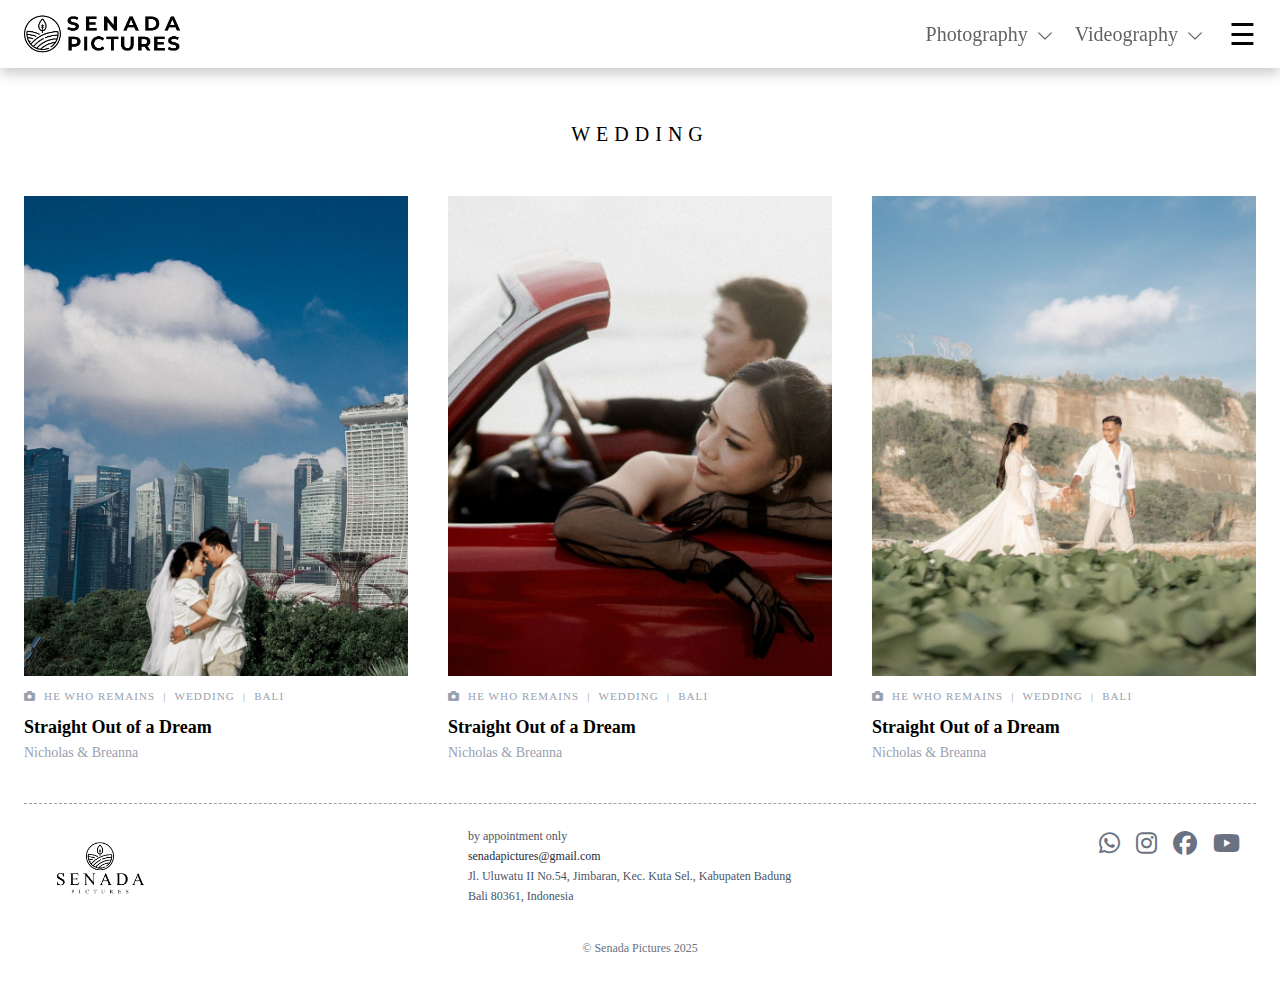
<file: Wedding.html>
<!DOCTYPE html>
<html lang="en">
<head>
  <meta charset="UTF-8">
  <meta name="viewport" content="width=device-width, initial-scale=1.0">
  <title>Senada Pictures</title>
  <link rel="stylesheet" href="style.css">
  <link rel="stylesheet" href="src/output.css">
  <link rel="icon" href="IMG/Logo/Vector Logo BLACK.png">
  <link rel="stylesheet" href="https://cdnjs.cloudflare.com/ajax/libs/font-awesome/6.7.2/css/all.min.css">
</head>

<body>
<!--Navbar Begin-->
<nav id="navbar" class="fixed flex w-full z-50 shadow-md bg-white justify-between transitiion-all duration-300">
  <div class="h-12 flex items-center px-1">
    <a href="index.html" id="topBarLogo">
      <img src="IMG/Logo/SENADA Resize.png" alt="Logo" class="h-24 py-1 object-contain">
    </a>
  </div>

<div class="menu-container" id="topNav">
  <div class="dropdown relative hidden md:block">
    <button class="dropdown-toggle flex items-center gap-1" onclick="toggleDropdown('photoDropdown', this)">
      Photography
      <span class="arrow">
        <svg xmlns="http://www.w3.org/2000/svg" viewBox="0 0 24 24" fill="currentColor" class="w-5 h-5 transform transition-transform duration-300 origin-center">
          <path fill-rule="evenodd" d="M12.53 16.28a.75.75 0 0 1-1.06 0l-7.5-7.5a.75.75 0 0 1 1.06-1.06L12 14.69l6.97-6.97a.75.75 0 1 1 1.06 1.06l-7.5 7.5Z" clip-rule="evenodd"/>
        </svg>
      </span>
    </button>
  
    <div id="photoDropdown" class="dropdown-content hidden absolute mt-2 bg-white shadow-lg rounded-sm">
      <a href="Pre-Wedding.html" class="block px-4 py-2 text-sm hover:bg-gray-100">Pre Wedding</a>
      <a href="Wedding.html" class="block px-4 py-2 text-sm hover:bg-gray-100">Wedding</a>
    </div>
  </div>

  <div class="dropdown relative hidden md:block">
    <button class="dropdown-toggle flex items-center gap-1" onclick="toggleDropdown('videoDropdown', this)">
      Videography
      <span class="arrow">
        <svg xmlns="http://www.w3.org/2000/svg" viewBox="0 0 24 24" fill="currentColor" class="w-5 h-5 transform transition-transform duration-300 origin-center">
          <path fill-rule="evenodd" d="M12.53 16.28a.75.75 0 0 1-1.06 0l-7.5-7.5a.75.75 0 0 1 1.06-1.06L12 14.69l6.97-6.97a.75.75 0 1 1 1.06 1.06l-7.5 7.5Z" clip-rule="evenodd"/>
        </svg>
      </span>
    </button>
    <div id="videoDropdown" class="dropdown-content hidden absolute left-0 mt-2 bg-white shadow-lg rounded-sm">
      <a href="Vid-Wedding.html">Wedding</a>
    </div>
  </div>

  <div id="hamburgerButton" class="hamburger md:block px-1" onclick="openSidebar()">☰</div>
</div>
</nav>
<!--Navbar End-->

<!--Side Menu Begin-->
<div class="side-menu" id="sideMenu">
  <div class="top">
    <div>
      <button class="btn-close font-bold cursor-pointer mb-2 md:mb-2">
        <svg xmlns="http://www.w3.org/2000/svg" fill="none" viewBox="0 0 24 24" stroke-width="1.5" stroke="currentColor" class="size-4 md:size-5">
          <path stroke-linecap="round" stroke-linejoin="round" d="M6 18 18 6M6 6l12 12" />
        </svg>        
      </button>
    </div>
      <a href="Photography.html">Photography</a>
      <a href="Videography.html">Videography</a>
      <a href="About.html">About</a>
      <a href="Service.html">Service</a>
      <a href="FAQ.html">FAQ</a>
  </div>
  <div class="bottom">
    <div class="contact-item">
      <a href="https://wa.me/+6285339047862" target="_blank" class="icon"><i class="fa-brands fa-whatsapp"></i><span>+628123456789</span></a>
    </div>
    <div class="contact-item">
      <a href="https://www.instagram.com/senadapictures?utm_source=ig_web_button_share_sheet&igsh=ZDNlZDc0MzIxNw==" target="_blank" class="icon"><i class="fa-brands fa-instagram"></i><span>@senadapictures</span></a>
    </div>
    <div class="contact-item">
      <a href="https://maps.app.goo.gl/pJCjfqzjXT8QCr5k9" target="_blank" class="icon"><i class="fa-solid fa-location-dot"></i><span>Jl. Uluwatu II No.54, Jimbaran</span></a>
    </div>
    <div class="contact-item">
      <a href="https://mail.google.com/mail/u/1/?view=cm&fs=1&to=kiyrandom@gmail.com&tf=1" target="_blank" class="icon"><i class="fa-regular fa-envelope"></i><span>senadapictures@gmail.com</span></a>
    </div>
    <div class="powered font-poppins mt-15">Bali 80361 - Indonesia
      <p class="mt-1 md:mt-2">&copy; Powered by | Photos by | Terms of Service | Privacy Policy</p>
    </div>
  </div>
</div>

<div id="overlay" class="overlay fixed inset-0 bg-black/45 hidden z-101"></div>
<!--Side Menu End-->

<!--Main Begin-->
<section class="max-w-7xl mx-auto pt-30 px-6 py-12 pb-6">
  <h2 class="text-center text-xl tracking-[0.3em] font-medium uppercase mb-6">Wedding</h2>

<div class="grid grid-cols-1 sm:grid-cols-2 md:grid-cols-3 gap-10">

<!--Card-->
  <div class="w-full mt-6">
    <a href="Content.html" class="group relative block w-fit">
      <div class="relative">
        <img src="IMG/Background 1.jpg" alt="Gallery Images" class="w-full aspect-[4/5] object-cover">
        <div class="absolute inset-0 bg-black/20 bg-opacity-30 opacity-0 group-hover:opacity-100 transition duration-850 rounded-md"></div>
      </div>    
    </a>
      <div class="mt-3">
        <div class="text-[11px] text-gray-400 uppercase mt-1 tracking-widest space-x-2 hover:text-gray-950 transition duration-400">
          <i class="fa-solid fa-camera"></i><span>HE WHO REMAINS</span><span>|</span><span>WEDDING</span><span>|</span><span>BALI</span>
        </div>
        <h3 class="text-lg font-semibold mt-2">Straight Out of a Dream</h3>
      </div>
    <p class="text-sm text-gray-400 mt-0.5">Nicholas & Breanna</p>
  </div>

  <div class="w-full mt-6">
    <a href="Content.html" class="group relative block w-fit">
      <div class="relative">
        <img src="IMG/Background 2.jpg" alt="Gallery Images" class="w-full aspect-[4/5] object-cover">
        <div class="absolute inset-0 bg-black/20 bg-opacity-30 opacity-0 group-hover:opacity-100 transition duration-850 rounded-md"></div>
      </div>   
    </a>
      <div class="mt-3">
        <div class="text-[11px] text-gray-400 uppercase mt-1 tracking-widest space-x-2 hover:text-gray-950 transition duration-400">
          <i class="fa-solid fa-camera"></i><span>HE WHO REMAINS</span><span>|</span><span>WEDDING</span><span>|</span><span>BALI</span>
        </div>
        <h3 class="text-lg font-semibold mt-2">Straight Out of a Dream</h3>
      </div>
    <p class="text-sm text-gray-400 mt-0.5">Nicholas & Breanna</p>
  </div>

  <div class="w-full mt-6">
    <a href="Content.html" class="group relative block w-fit">
      <div class="relative">
        <img src="IMG/Background 3.jpg" alt="Gallery Images" class="w-full aspect-[4/5] object-cover">
        <div class="absolute inset-0 bg-black/20 bg-opacity-30 opacity-0 group-hover:opacity-100 transition duration-850 rounded-md"></div>
      </div>    
    </a>
      <div class="mt-3">
        <div class="text-[11px] text-gray-400 uppercase mt-1 tracking-widest space-x-2 hover:text-gray-950 transition duration-400">
          <i class="fa-solid fa-camera"></i><span>HE WHO REMAINS</span><span>|</span><span>WEDDING</span><span>|</span><span>BALI</span>
        </div>
        <h3 class="text-lg font-semibold mt-2">Straight Out of a Dream</h3>
      </div>
    <p class="text-sm text-gray-400 mt-0.5">Nicholas & Breanna</p>
  </div>
</div>
<!--Main End-->

<!--Footer Begin-->
<footer class="bg-white border-t border-dashed border-gray-400 mt-10">
  <div class="max-w-7xl mx-auto px-4 py-6 flex flex-col md:flex-row justify-between items-start gap-8">

    <div>
      <a href="index.html">
        <img src="IMG/Logo/NEW SENADA PICTURES LOGO.png" alt="Senada Pictures" class="h-20 mb-2">
      </a>
    </div>

    <div class="text-sm/5 text-gray-600">
      <p class="text-xs mb-1">by appointment only</p>
      <p class="text-xs mb-1"><a href="https://mail.google.com/mail/u/1/?view=cm&fs=1&to=kiyrandom@gmail.com&tf=1" target="_blank" class="text-gray-800">senadapictures@gmail.com</a></p>
      <p class="text-xs mb-1">Jl. Uluwatu II No.54, Jimbaran, Kec. Kuta Sel., Kabupaten Badung</p>
      <p class="text-xs mb-1">Bali 80361, Indonesia</p>
    </div>

    <div class="flex space-x-4 text-gray-500 text-2xl">
      <a href="https://wa.me/+6285339047862" target="_blank" class="hover:text-black"><i class="fa-brands fa-whatsapp"></i></a>
      <a href="https://www.instagram.com/senadapictures?utm_source=ig_web_button_share_sheet&igsh=ZDNlZDc0MzIxNw==" target="_blank" class="hover:text-black"><i class="fa-brands fa-instagram"></i></a>
      <a href="https://www.facebook.com/" target="_blank" class="hover:text-black "><i class="fa-brands fa-facebook"></i></a>
      <a href="https://www.youtube.com/" target="_blank" class="hover:text-black"><i class="fa-brands fa-youtube"></i></a>
    </div>
  </div>

  <div class="text-center text-xs text-gray-500 pb-6">
    &copy; Senada Pictures 2025
  </div>
</footer>
<!--Footer End-->

<!--Toggle Script-->
<script src="toggle.js"></script>

</body>
</html>
</file>
<file: style.css>
* {
  box-sizing: border-box;
}

body {
  overflow-y: scroll;
}

body, html {
  height: 100%;
  scroll-behavior: smooth;
  font-family: 'Times New Roman', Times, serif;
}

.font-poppins {
  font-family: 'Poppins', sans-serif;
}

/* Navbar */
nav {
  position: fixed;
  top: 0;
  width: 100%;
  padding: 10px 20px;
  display: flex;
  justify-content: space-between;
  align-items: center;
  background: white;
  box-shadow: 0 6px 12px rgba(0, 0, 0, 0.2);
  z-index: 1000;
}

.menu-container {
  display: flex;
  align-items: center;
  gap: 20px;
  margin-left: auto;
}

.dropdown {
  position: relative;
}

.dropdown-toggle {
  color: #636363;
  background: none;
  border: none;
  font-size: 20px;
  cursor: pointer;
  display: flex;
  align-items: center;
  gap: 7px;
}

.dropdown-toggle .arrow {
  color: #636363;
  transition: transform 0.3s ease;
}

.dropdown-toggle:hover {
  color: #000000;
}

.arrow {
  padding-top: 3px;
  font-size: 14px;
}

.dropdown-content {
  position: absolute;
  top: 100%;
  left: 0;
  background-color: black;
  color: white;
  min-width: 125px;
  padding: 10px 0;
  box-shadow: 0px 8px 16px rgba(0, 0, 0, 0.2);
  z-index: 999;
}

.dropdown-content.hidden {
  display: none;
}

.dropdown-content a {
  display: block;
  padding: 8px 16px;
  text-decoration: none;
  color: white;
}

.dropdown-content a:hover {
  background-color: #8b8b8b;
}

.hamburger {
  font-size: 30px;
  cursor: pointer;
  user-select: none;
  color: #050505;
}

/* Side Menu */
.hamburger {
  font-size: 30px;
  cursor: pointer;
  user-select: none;
  color: #050505;
}

.side-menu {
  position: fixed;
  top: 0;
  right: -300px;
  width: 300px;
  height: 100%;
  background: #ffffff;
  display: flex;
  flex-direction: column;
  justify-content: space-between;
  transition: right 0.3s ease;
  z-index: 1001;
  padding: 20px;
}

.overlay {
  position: fixed;
  top: 0;
  left: 0;
  width: 100%;
  height: 100dvh;
  background: rgba(0,0,0,0.5);
  transition: opacity 0.3s ease;
  z-index: 1000;
}

@media (max-width: 768px) {
  .overlay {
    height: 100dvh;
  }
}

.side-menu.open {
  right: 0;
}

/* Mobile */
@media (max-width: 768px) {
  .side-menu {
    width: 60%;
    height: 100dvh;
    right: -80%;
  }
}

.side-menu .top {
  display: flex;
  flex-direction: column;
  gap: 10px;
}

@media (max-width: 768px) {
  /* Bagian atas sidebar */
  .side-menu .top {
    gap: 1px !important;
    padding-top: px;
  }
}

.side-menu a {
  text-decoration: none;
  color: #050505;
  font-weight: bold;
  font-size: 20px;
  width: fit-content;
}

@media (max-width: 768px) {
  .side-menu a {
    font-size: 15px !important;
  }
}

.side-menu .bottom {
  font-size: 14px;
  display: flex;
  flex-direction: column;
  gap: 6px;
}

.contact-item {
  display: flex;
  align-items: center;
  text-decoration: none; 
  color: black; 
  margin-bottom: 8px;
}

@media (max-width: 768px) {
  .contact-item {
    margin-bottom: 0px;
  }
}

.contact-item a {
  display: flex;
  align-items: center;
  text-decoration: none; 
  color: inherit; 
}

/* @media (max-width: 768px) {
  .contact-item a {
    margin-bottom: 40px;
  }
} */

.contact-item i {
  width: 20px;
  height: 20px;
  align-items: center;
  justify-content: center;
  font-size: 20px; 
  margin-right: 10px; 
}

.contact-item span {
  text-align: center;
  font-size: 13px; 
  font-weight: 400;
}

.contact-item:hover span {
  color: #b5b5b5;
  transition: color 0.3s ease;
}

@media (max-width: 768px) {
  .contact-item i {
    font-size: 18px;
  }

  .contact-item span {
    font-size: 9px !important
  }
}

.powered {
  font-size: 11px;
  margin-top: 10px;
  text-align: center;
}

@media (max-width: 768px) {
  .powered {
    font-size: 10px;
  }
}

.btn-close {
  padding: 6px 10px;
  border: 1px solid black;
  background-color: white;
  font-weight: bold;
  cursor: pointer;
  border-radius: 4px;
}

@media (max-width: 768px) {
  .btn-close { 
    padding: 5px 8px !important;
    font-size: 2px !important;
  }
}

.btn-close:hover{
  color: gray;
}

@media (max-width: 768px) {
  .overlay {
    height: 100dvh;
  }

  body.no-scroll {
    overflow: hidden;
    height: 100%;
  }
}
</file>
<file: src/output.css>
/*! tailwindcss v4.1.8 | MIT License | https://tailwindcss.com */
@layer properties;
@layer theme, base, components, utilities;
@layer theme {
  :root, :host {
    --font-sans: ui-sans-serif, system-ui, sans-serif, "Apple Color Emoji",
      "Segoe UI Emoji", "Segoe UI Symbol", "Noto Color Emoji";
    --font-serif: ui-serif, Georgia, Cambria, "Times New Roman", Times, serif;
    --font-mono: ui-monospace, SFMono-Regular, Menlo, Monaco, Consolas, "Liberation Mono",
      "Courier New", monospace;
    --color-red-500: oklch(63.7% 0.237 25.331);
    --color-gray-100: oklch(96.7% 0.003 264.542);
    --color-gray-200: oklch(92.8% 0.006 264.531);
    --color-gray-300: oklch(87.2% 0.01 258.338);
    --color-gray-400: oklch(70.7% 0.022 261.325);
    --color-gray-500: oklch(55.1% 0.027 264.364);
    --color-gray-600: oklch(44.6% 0.03 256.802);
    --color-gray-700: oklch(37.3% 0.034 259.733);
    --color-gray-800: oklch(27.8% 0.033 256.848);
    --color-gray-950: oklch(13% 0.028 261.692);
    --color-black: #000;
    --color-white: #fff;
    --spacing: 0.25rem;
    --container-2xl: 42rem;
    --container-3xl: 48rem;
    --container-4xl: 56rem;
    --container-6xl: 72rem;
    --container-7xl: 80rem;
    --text-xs: 0.75rem;
    --text-xs--line-height: calc(1 / 0.75);
    --text-sm: 0.875rem;
    --text-sm--line-height: calc(1.25 / 0.875);
    --text-base: 1rem;
    --text-base--line-height: calc(1.5 / 1);
    --text-lg: 1.125rem;
    --text-lg--line-height: calc(1.75 / 1.125);
    --text-xl: 1.25rem;
    --text-xl--line-height: calc(1.75 / 1.25);
    --text-2xl: 1.5rem;
    --text-2xl--line-height: calc(2 / 1.5);
    --text-3xl: 1.875rem;
    --text-3xl--line-height: calc(2.25 / 1.875);
    --text-4xl: 2.25rem;
    --text-4xl--line-height: calc(2.5 / 2.25);
    --text-6xl: 3.75rem;
    --text-6xl--line-height: 1;
    --font-weight-light: 300;
    --font-weight-normal: 400;
    --font-weight-medium: 500;
    --font-weight-semibold: 600;
    --font-weight-bold: 700;
    --font-weight-extrabold: 800;
    --font-weight-black: 900;
    --tracking-widest: 0.1em;
    --leading-tight: 1.25;
    --leading-relaxed: 1.625;
    --radius-sm: 0.25rem;
    --radius-md: 0.375rem;
    --radius-lg: 0.5rem;
    --ease-out: cubic-bezier(0, 0, 0.2, 1);
    --aspect-video: 16 / 9;
    --default-transition-duration: 150ms;
    --default-transition-timing-function: cubic-bezier(0.4, 0, 0.2, 1);
    --default-font-family: var(--font-sans);
    --default-mono-font-family: var(--font-mono);
  }
}
@layer base {
  *, ::after, ::before, ::backdrop, ::file-selector-button {
    box-sizing: border-box;
    margin: 0;
    padding: 0;
    border: 0 solid;
  }
  html, :host {
    line-height: 1.5;
    -webkit-text-size-adjust: 100%;
    tab-size: 4;
    font-family: var(--default-font-family, ui-sans-serif, system-ui, sans-serif, "Apple Color Emoji", "Segoe UI Emoji", "Segoe UI Symbol", "Noto Color Emoji");
    font-feature-settings: var(--default-font-feature-settings, normal);
    font-variation-settings: var(--default-font-variation-settings, normal);
    -webkit-tap-highlight-color: transparent;
  }
  hr {
    height: 0;
    color: inherit;
    border-top-width: 1px;
  }
  abbr:where([title]) {
    -webkit-text-decoration: underline dotted;
    text-decoration: underline dotted;
  }
  h1, h2, h3, h4, h5, h6 {
    font-size: inherit;
    font-weight: inherit;
  }
  a {
    color: inherit;
    -webkit-text-decoration: inherit;
    text-decoration: inherit;
  }
  b, strong {
    font-weight: bolder;
  }
  code, kbd, samp, pre {
    font-family: var(--default-mono-font-family, ui-monospace, SFMono-Regular, Menlo, Monaco, Consolas, "Liberation Mono", "Courier New", monospace);
    font-feature-settings: var(--default-mono-font-feature-settings, normal);
    font-variation-settings: var(--default-mono-font-variation-settings, normal);
    font-size: 1em;
  }
  small {
    font-size: 80%;
  }
  sub, sup {
    font-size: 75%;
    line-height: 0;
    position: relative;
    vertical-align: baseline;
  }
  sub {
    bottom: -0.25em;
  }
  sup {
    top: -0.5em;
  }
  table {
    text-indent: 0;
    border-color: inherit;
    border-collapse: collapse;
  }
  :-moz-focusring {
    outline: auto;
  }
  progress {
    vertical-align: baseline;
  }
  summary {
    display: list-item;
  }
  ol, ul, menu {
    list-style: none;
  }
  img, svg, video, canvas, audio, iframe, embed, object {
    display: block;
    vertical-align: middle;
  }
  img, video {
    max-width: 100%;
    height: auto;
  }
  button, input, select, optgroup, textarea, ::file-selector-button {
    font: inherit;
    font-feature-settings: inherit;
    font-variation-settings: inherit;
    letter-spacing: inherit;
    color: inherit;
    border-radius: 0;
    background-color: transparent;
    opacity: 1;
  }
  :where(select:is([multiple], [size])) optgroup {
    font-weight: bolder;
  }
  :where(select:is([multiple], [size])) optgroup option {
    padding-inline-start: 20px;
  }
  ::file-selector-button {
    margin-inline-end: 4px;
  }
  ::placeholder {
    opacity: 1;
  }
  @supports (not (-webkit-appearance: -apple-pay-button))  or (contain-intrinsic-size: 1px) {
    ::placeholder {
      color: currentcolor;
      @supports (color: color-mix(in lab, red, red)) {
        color: color-mix(in oklab, currentcolor 50%, transparent);
      }
    }
  }
  textarea {
    resize: vertical;
  }
  ::-webkit-search-decoration {
    -webkit-appearance: none;
  }
  ::-webkit-date-and-time-value {
    min-height: 1lh;
    text-align: inherit;
  }
  ::-webkit-datetime-edit {
    display: inline-flex;
  }
  ::-webkit-datetime-edit-fields-wrapper {
    padding: 0;
  }
  ::-webkit-datetime-edit, ::-webkit-datetime-edit-year-field, ::-webkit-datetime-edit-month-field, ::-webkit-datetime-edit-day-field, ::-webkit-datetime-edit-hour-field, ::-webkit-datetime-edit-minute-field, ::-webkit-datetime-edit-second-field, ::-webkit-datetime-edit-millisecond-field, ::-webkit-datetime-edit-meridiem-field {
    padding-block: 0;
  }
  :-moz-ui-invalid {
    box-shadow: none;
  }
  button, input:where([type="button"], [type="reset"], [type="submit"]), ::file-selector-button {
    appearance: button;
  }
  ::-webkit-inner-spin-button, ::-webkit-outer-spin-button {
    height: auto;
  }
  [hidden]:where(:not([hidden="until-found"])) {
    display: none !important;
  }
}
@layer utilities {
  .absolute {
    position: absolute;
  }
  .fixed {
    position: fixed;
  }
  .relative {
    position: relative;
  }
  .sticky {
    position: sticky;
  }
  .inset-0 {
    inset: calc(var(--spacing) * 0);
  }
  .top-0 {
    top: calc(var(--spacing) * 0);
  }
  .top-1 {
    top: calc(var(--spacing) * 1);
  }
  .top-1\/4 {
    top: calc(1/4 * 100%);
  }
  .top-1\/6 {
    top: calc(1/6 * 100%);
  }
  .top-5 {
    top: calc(var(--spacing) * 5);
  }
  .right-0 {
    right: calc(var(--spacing) * 0);
  }
  .left-0 {
    left: calc(var(--spacing) * 0);
  }
  .z-0 {
    z-index: 0;
  }
  .z-10 {
    z-index: 10;
  }
  .z-30 {
    z-index: 30;
  }
  .z-40 {
    z-index: 40;
  }
  .z-50 {
    z-index: 50;
  }
  .z-100 {
    z-index: 100;
  }
  .z-101 {
    z-index: 101;
  }
  .order-1 {
    order: 1;
  }
  .order-2 {
    order: 2;
  }
  .mx-6 {
    margin-inline: calc(var(--spacing) * 6);
  }
  .mx-auto {
    margin-inline: auto;
  }
  .mt-0 {
    margin-top: calc(var(--spacing) * 0);
  }
  .mt-0\.5 {
    margin-top: calc(var(--spacing) * 0.5);
  }
  .mt-1 {
    margin-top: calc(var(--spacing) * 1);
  }
  .mt-2 {
    margin-top: calc(var(--spacing) * 2);
  }
  .mt-3 {
    margin-top: calc(var(--spacing) * 3);
  }
  .mt-4 {
    margin-top: calc(var(--spacing) * 4);
  }
  .mt-6 {
    margin-top: calc(var(--spacing) * 6);
  }
  .mt-8 {
    margin-top: calc(var(--spacing) * 8);
  }
  .mt-10 {
    margin-top: calc(var(--spacing) * 10);
  }
  .mt-12 {
    margin-top: calc(var(--spacing) * 12);
  }
  .mt-16 {
    margin-top: calc(var(--spacing) * 16);
  }
  .mt-auto {
    margin-top: auto;
  }
  .-mb-16 {
    margin-bottom: calc(var(--spacing) * -16);
  }
  .-mb-60 {
    margin-bottom: calc(var(--spacing) * -60);
  }
  .mb-1 {
    margin-bottom: calc(var(--spacing) * 1);
  }
  .mb-2 {
    margin-bottom: calc(var(--spacing) * 2);
  }
  .mb-4 {
    margin-bottom: calc(var(--spacing) * 4);
  }
  .mb-5 {
    margin-bottom: calc(var(--spacing) * 5);
  }
  .mb-6 {
    margin-bottom: calc(var(--spacing) * 6);
  }
  .mb-8 {
    margin-bottom: calc(var(--spacing) * 8);
  }
  .mb-12 {
    margin-bottom: calc(var(--spacing) * 12);
  }
  .mb-16 {
    margin-bottom: calc(var(--spacing) * 16);
  }
  .block {
    display: block;
  }
  .flex {
    display: flex;
  }
  .grid {
    display: grid;
  }
  .hidden {
    display: none;
  }
  .inline-block {
    display: inline-block;
  }
  .table {
    display: table;
  }
  .aspect-\[4\/5\] {
    aspect-ratio: 4/5;
  }
  .aspect-square {
    aspect-ratio: 1 / 1;
  }
  .aspect-video {
    aspect-ratio: var(--aspect-video);
  }
  .size-6 {
    width: calc(var(--spacing) * 6);
    height: calc(var(--spacing) * 6);
  }
  .h-4 {
    height: calc(var(--spacing) * 4);
  }
  .h-5 {
    height: calc(var(--spacing) * 5);
  }
  .h-6 {
    height: calc(var(--spacing) * 6);
  }
  .h-12 {
    height: calc(var(--spacing) * 12);
  }
  .h-16 {
    height: calc(var(--spacing) * 16);
  }
  .h-20 {
    height: calc(var(--spacing) * 20);
  }
  .h-24 {
    height: calc(var(--spacing) * 24);
  }
  .h-\[100dvh\] {
    height: 100dvh;
  }
  .h-full {
    height: 100%;
  }
  .h-screen {
    height: 100vh;
  }
  .max-h-0 {
    max-height: calc(var(--spacing) * 0);
  }
  .max-h-2 {
    max-height: calc(var(--spacing) * 2);
  }
  .min-h-screen {
    min-height: 100vh;
  }
  .w-1 {
    width: calc(var(--spacing) * 1);
  }
  .w-1\/2 {
    width: calc(1/2 * 100%);
  }
  .w-4 {
    width: calc(var(--spacing) * 4);
  }
  .w-5 {
    width: calc(var(--spacing) * 5);
  }
  .w-6 {
    width: calc(var(--spacing) * 6);
  }
  .w-16 {
    width: calc(var(--spacing) * 16);
  }
  .w-72 {
    width: calc(var(--spacing) * 72);
  }
  .w-auto {
    width: auto;
  }
  .w-fit {
    width: fit-content;
  }
  .w-full {
    width: 100%;
  }
  .max-w-2xl {
    max-width: var(--container-2xl);
  }
  .max-w-3xl {
    max-width: var(--container-3xl);
  }
  .max-w-4xl {
    max-width: var(--container-4xl);
  }
  .max-w-6xl {
    max-width: var(--container-6xl);
  }
  .max-w-7xl {
    max-width: var(--container-7xl);
  }
  .max-w-\[250px\] {
    max-width: 250px;
  }
  .flex-1 {
    flex: 1;
  }
  .border-collapse {
    border-collapse: collapse;
  }
  .origin-center {
    transform-origin: center;
  }
  .-translate-x-1 {
    --tw-translate-x: calc(var(--spacing) * -1);
    translate: var(--tw-translate-x) var(--tw-translate-y);
  }
  .-translate-x-1\/2 {
    --tw-translate-x: calc(calc(1/2 * 100%) * -1);
    translate: var(--tw-translate-x) var(--tw-translate-y);
  }
  .translate-x-1 {
    --tw-translate-x: calc(var(--spacing) * 1);
    translate: var(--tw-translate-x) var(--tw-translate-y);
  }
  .translate-x-1\/2 {
    --tw-translate-x: calc(1/2 * 100%);
    translate: var(--tw-translate-x) var(--tw-translate-y);
  }
  .-translate-y-1 {
    --tw-translate-y: calc(var(--spacing) * -1);
    translate: var(--tw-translate-x) var(--tw-translate-y);
  }
  .-translate-y-1\/2 {
    --tw-translate-y: calc(calc(1/2 * 100%) * -1);
    translate: var(--tw-translate-x) var(--tw-translate-y);
  }
  .translate-y-0 {
    --tw-translate-y: calc(var(--spacing) * 0);
    translate: var(--tw-translate-x) var(--tw-translate-y);
  }
  .translate-y-10 {
    --tw-translate-y: calc(var(--spacing) * 10);
    translate: var(--tw-translate-x) var(--tw-translate-y);
  }
  .rotate-45 {
    rotate: 45deg;
  }
  .rotate-180 {
    rotate: 180deg;
  }
  .transform {
    transform: var(--tw-rotate-x,) var(--tw-rotate-y,) var(--tw-rotate-z,) var(--tw-skew-x,) var(--tw-skew-y,);
  }
  .cursor-pointer {
    cursor: pointer;
  }
  .resize {
    resize: both;
  }
  .grid-cols-1 {
    grid-template-columns: repeat(1, minmax(0, 1fr));
  }
  .grid-cols-2 {
    grid-template-columns: repeat(2, minmax(0, 1fr));
  }
  .flex-col {
    flex-direction: column;
  }
  .items-center {
    align-items: center;
  }
  .items-start {
    align-items: flex-start;
  }
  .justify-between {
    justify-content: space-between;
  }
  .justify-center {
    justify-content: center;
  }
  .gap-1 {
    gap: calc(var(--spacing) * 1);
  }
  .gap-2 {
    gap: calc(var(--spacing) * 2);
  }
  .gap-4 {
    gap: calc(var(--spacing) * 4);
  }
  .gap-8 {
    gap: calc(var(--spacing) * 8);
  }
  .gap-10 {
    gap: calc(var(--spacing) * 10);
  }
  .space-y-2 {
    :where(& > :not(:last-child)) {
      --tw-space-y-reverse: 0;
      margin-block-start: calc(calc(var(--spacing) * 2) * var(--tw-space-y-reverse));
      margin-block-end: calc(calc(var(--spacing) * 2) * calc(1 - var(--tw-space-y-reverse)));
    }
  }
  .space-y-3 {
    :where(& > :not(:last-child)) {
      --tw-space-y-reverse: 0;
      margin-block-start: calc(calc(var(--spacing) * 3) * var(--tw-space-y-reverse));
      margin-block-end: calc(calc(var(--spacing) * 3) * calc(1 - var(--tw-space-y-reverse)));
    }
  }
  .space-y-4 {
    :where(& > :not(:last-child)) {
      --tw-space-y-reverse: 0;
      margin-block-start: calc(calc(var(--spacing) * 4) * var(--tw-space-y-reverse));
      margin-block-end: calc(calc(var(--spacing) * 4) * calc(1 - var(--tw-space-y-reverse)));
    }
  }
  .space-y-6 {
    :where(& > :not(:last-child)) {
      --tw-space-y-reverse: 0;
      margin-block-start: calc(calc(var(--spacing) * 6) * var(--tw-space-y-reverse));
      margin-block-end: calc(calc(var(--spacing) * 6) * calc(1 - var(--tw-space-y-reverse)));
    }
  }
  .space-x-2 {
    :where(& > :not(:last-child)) {
      --tw-space-x-reverse: 0;
      margin-inline-start: calc(calc(var(--spacing) * 2) * var(--tw-space-x-reverse));
      margin-inline-end: calc(calc(var(--spacing) * 2) * calc(1 - var(--tw-space-x-reverse)));
    }
  }
  .space-x-4 {
    :where(& > :not(:last-child)) {
      --tw-space-x-reverse: 0;
      margin-inline-start: calc(calc(var(--spacing) * 4) * var(--tw-space-x-reverse));
      margin-inline-end: calc(calc(var(--spacing) * 4) * calc(1 - var(--tw-space-x-reverse)));
    }
  }
  .overflow-hidden {
    overflow: hidden;
  }
  .rounded {
    border-radius: 0.25rem;
  }
  .rounded-full {
    border-radius: calc(infinity * 1px);
  }
  .rounded-lg {
    border-radius: var(--radius-lg);
  }
  .rounded-md {
    border-radius: var(--radius-md);
  }
  .rounded-sm {
    border-radius: var(--radius-sm);
  }
  .rounded-s-lg {
    border-start-start-radius: var(--radius-lg);
    border-end-start-radius: var(--radius-lg);
  }
  .border {
    border-style: var(--tw-border-style);
    border-width: 1px;
  }
  .border-t {
    border-top-style: var(--tw-border-style);
    border-top-width: 1px;
  }
  .border-b {
    border-bottom-style: var(--tw-border-style);
    border-bottom-width: 1px;
  }
  .border-b-1 {
    border-bottom-style: var(--tw-border-style);
    border-bottom-width: 1px;
  }
  .border-b-2 {
    border-bottom-style: var(--tw-border-style);
    border-bottom-width: 2px;
  }
  .border-dashed {
    --tw-border-style: dashed;
    border-style: dashed;
  }
  .border-double {
    --tw-border-style: double;
    border-style: double;
  }
  .border-black {
    border-color: var(--color-black);
  }
  .border-gray-300 {
    border-color: var(--color-gray-300);
  }
  .border-gray-400 {
    border-color: var(--color-gray-400);
  }
  .border-gray-500 {
    border-color: var(--color-gray-500);
  }
  .border-gray-700 {
    border-color: var(--color-gray-700);
  }
  .bg-black {
    background-color: var(--color-black);
  }
  .bg-black\/20 {
    background-color: color-mix(in srgb, #000 20%, transparent);
    @supports (color: color-mix(in lab, red, red)) {
      background-color: color-mix(in oklab, var(--color-black) 20%, transparent);
    }
  }
  .bg-black\/45 {
    background-color: color-mix(in srgb, #000 45%, transparent);
    @supports (color: color-mix(in lab, red, red)) {
      background-color: color-mix(in oklab, var(--color-black) 45%, transparent);
    }
  }
  .bg-black\/50 {
    background-color: color-mix(in srgb, #000 50%, transparent);
    @supports (color: color-mix(in lab, red, red)) {
      background-color: color-mix(in oklab, var(--color-black) 50%, transparent);
    }
  }
  .bg-black\/70 {
    background-color: color-mix(in srgb, #000 70%, transparent);
    @supports (color: color-mix(in lab, red, red)) {
      background-color: color-mix(in oklab, var(--color-black) 70%, transparent);
    }
  }
  .bg-gray-100 {
    background-color: var(--color-gray-100);
  }
  .bg-gray-200 {
    background-color: var(--color-gray-200);
  }
  .bg-gray-300 {
    background-color: var(--color-gray-300);
  }
  .bg-white {
    background-color: var(--color-white);
  }
  .bg-white\/60 {
    background-color: color-mix(in srgb, #fff 60%, transparent);
    @supports (color: color-mix(in lab, red, red)) {
      background-color: color-mix(in oklab, var(--color-white) 60%, transparent);
    }
  }
  .bg-white\/90 {
    background-color: color-mix(in srgb, #fff 90%, transparent);
    @supports (color: color-mix(in lab, red, red)) {
      background-color: color-mix(in oklab, var(--color-white) 90%, transparent);
    }
  }
  .bg-cover {
    background-size: cover;
  }
  .bg-center {
    background-position: center;
  }
  .object-contain {
    object-fit: contain;
  }
  .object-cover {
    object-fit: cover;
  }
  .object-center {
    object-position: center;
  }
  .p-2 {
    padding: calc(var(--spacing) * 2);
  }
  .p-4 {
    padding: calc(var(--spacing) * 4);
  }
  .p-6 {
    padding: calc(var(--spacing) * 6);
  }
  .p-8 {
    padding: calc(var(--spacing) * 8);
  }
  .px-1 {
    padding-inline: calc(var(--spacing) * 1);
  }
  .px-2 {
    padding-inline: calc(var(--spacing) * 2);
  }
  .px-4 {
    padding-inline: calc(var(--spacing) * 4);
  }
  .px-5 {
    padding-inline: calc(var(--spacing) * 5);
  }
  .px-6 {
    padding-inline: calc(var(--spacing) * 6);
  }
  .px-9 {
    padding-inline: calc(var(--spacing) * 9);
  }
  .px-12 {
    padding-inline: calc(var(--spacing) * 12);
  }
  .px-14 {
    padding-inline: calc(var(--spacing) * 14);
  }
  .py-1 {
    padding-block: calc(var(--spacing) * 1);
  }
  .py-2 {
    padding-block: calc(var(--spacing) * 2);
  }
  .py-4 {
    padding-block: calc(var(--spacing) * 4);
  }
  .py-6 {
    padding-block: calc(var(--spacing) * 6);
  }
  .py-10 {
    padding-block: calc(var(--spacing) * 10);
  }
  .py-12 {
    padding-block: calc(var(--spacing) * 12);
  }
  .py-20 {
    padding-block: calc(var(--spacing) * 20);
  }
  .py-24 {
    padding-block: calc(var(--spacing) * 24);
  }
  .pt-4 {
    padding-top: calc(var(--spacing) * 4);
  }
  .pt-6 {
    padding-top: calc(var(--spacing) * 6);
  }
  .pt-7 {
    padding-top: calc(var(--spacing) * 7);
  }
  .pt-17 {
    padding-top: calc(var(--spacing) * 17);
  }
  .pt-30 {
    padding-top: calc(var(--spacing) * 30);
  }
  .pt-32 {
    padding-top: calc(var(--spacing) * 32);
  }
  .pt-55 {
    padding-top: calc(var(--spacing) * 55);
  }
  .pr-2 {
    padding-right: calc(var(--spacing) * 2);
  }
  .pb-5 {
    padding-bottom: calc(var(--spacing) * 5);
  }
  .pb-6 {
    padding-bottom: calc(var(--spacing) * 6);
  }
  .pb-8 {
    padding-bottom: calc(var(--spacing) * 8);
  }
  .text-center {
    text-align: center;
  }
  .text-justify {
    text-align: justify;
  }
  .text-left {
    text-align: left;
  }
  .font-serif {
    font-family: var(--font-serif);
  }
  .text-2xl {
    font-size: var(--text-2xl);
    line-height: var(--tw-leading, var(--text-2xl--line-height));
  }
  .text-3xl {
    font-size: var(--text-3xl);
    line-height: var(--tw-leading, var(--text-3xl--line-height));
  }
  .text-4xl {
    font-size: var(--text-4xl);
    line-height: var(--tw-leading, var(--text-4xl--line-height));
  }
  .text-base {
    font-size: var(--text-base);
    line-height: var(--tw-leading, var(--text-base--line-height));
  }
  .text-lg {
    font-size: var(--text-lg);
    line-height: var(--tw-leading, var(--text-lg--line-height));
  }
  .text-sm {
    font-size: var(--text-sm);
    line-height: var(--tw-leading, var(--text-sm--line-height));
  }
  .text-sm\/2 {
    font-size: var(--text-sm);
    line-height: calc(var(--spacing) * 2);
  }
  .text-sm\/5 {
    font-size: var(--text-sm);
    line-height: calc(var(--spacing) * 5);
  }
  .text-sm\/6 {
    font-size: var(--text-sm);
    line-height: calc(var(--spacing) * 6);
  }
  .text-xl {
    font-size: var(--text-xl);
    line-height: var(--tw-leading, var(--text-xl--line-height));
  }
  .text-xs {
    font-size: var(--text-xs);
    line-height: var(--tw-leading, var(--text-xs--line-height));
  }
  .text-\[11px\] {
    font-size: 11px;
  }
  .text-\[18px\] {
    font-size: 18px;
  }
  .text-\[20px\] {
    font-size: 20px;
  }
  .leading-relaxed {
    --tw-leading: var(--leading-relaxed);
    line-height: var(--leading-relaxed);
  }
  .leading-tight {
    --tw-leading: var(--leading-tight);
    line-height: var(--leading-tight);
  }
  .font-black {
    --tw-font-weight: var(--font-weight-black);
    font-weight: var(--font-weight-black);
  }
  .font-bold {
    --tw-font-weight: var(--font-weight-bold);
    font-weight: var(--font-weight-bold);
  }
  .font-extrabold {
    --tw-font-weight: var(--font-weight-extrabold);
    font-weight: var(--font-weight-extrabold);
  }
  .font-light {
    --tw-font-weight: var(--font-weight-light);
    font-weight: var(--font-weight-light);
  }
  .font-medium {
    --tw-font-weight: var(--font-weight-medium);
    font-weight: var(--font-weight-medium);
  }
  .font-normal {
    --tw-font-weight: var(--font-weight-normal);
    font-weight: var(--font-weight-normal);
  }
  .font-semibold {
    --tw-font-weight: var(--font-weight-semibold);
    font-weight: var(--font-weight-semibold);
  }
  .tracking-\[\.25em\] {
    --tw-tracking: .25em;
    letter-spacing: .25em;
  }
  .tracking-\[0\.3em\] {
    --tw-tracking: 0.3em;
    letter-spacing: 0.3em;
  }
  .tracking-widest {
    --tw-tracking: var(--tracking-widest);
    letter-spacing: var(--tracking-widest);
  }
  .text-\[\#1a2740\] {
    color: #1a2740;
  }
  .text-black {
    color: var(--color-black);
  }
  .text-gray-400 {
    color: var(--color-gray-400);
  }
  .text-gray-500 {
    color: var(--color-gray-500);
  }
  .text-gray-600 {
    color: var(--color-gray-600);
  }
  .text-gray-700 {
    color: var(--color-gray-700);
  }
  .text-gray-800 {
    color: var(--color-gray-800);
  }
  .text-red-500 {
    color: var(--color-red-500);
  }
  .text-white {
    color: var(--color-white);
  }
  .uppercase {
    text-transform: uppercase;
  }
  .underline {
    text-decoration-line: underline;
  }
  .opacity-0 {
    opacity: 0%;
  }
  .opacity-20 {
    opacity: 20%;
  }
  .opacity-40 {
    opacity: 40%;
  }
  .opacity-90 {
    opacity: 90%;
  }
  .opacity-100 {
    opacity: 100%;
  }
  .shadow-lg {
    --tw-shadow: 0 10px 15px -3px var(--tw-shadow-color, rgb(0 0 0 / 0.1)), 0 4px 6px -4px var(--tw-shadow-color, rgb(0 0 0 / 0.1));
    box-shadow: var(--tw-inset-shadow), var(--tw-inset-ring-shadow), var(--tw-ring-offset-shadow), var(--tw-ring-shadow), var(--tw-shadow);
  }
  .shadow-md {
    --tw-shadow: 0 4px 6px -1px var(--tw-shadow-color, rgb(0 0 0 / 0.1)), 0 2px 4px -2px var(--tw-shadow-color, rgb(0 0 0 / 0.1));
    box-shadow: var(--tw-inset-shadow), var(--tw-inset-ring-shadow), var(--tw-ring-offset-shadow), var(--tw-ring-shadow), var(--tw-shadow);
  }
  .outline {
    outline-style: var(--tw-outline-style);
    outline-width: 1px;
  }
  .backdrop-blur-none {
    --tw-backdrop-blur:  ;
    -webkit-backdrop-filter: var(--tw-backdrop-blur,) var(--tw-backdrop-brightness,) var(--tw-backdrop-contrast,) var(--tw-backdrop-grayscale,) var(--tw-backdrop-hue-rotate,) var(--tw-backdrop-invert,) var(--tw-backdrop-opacity,) var(--tw-backdrop-saturate,) var(--tw-backdrop-sepia,);
    backdrop-filter: var(--tw-backdrop-blur,) var(--tw-backdrop-brightness,) var(--tw-backdrop-contrast,) var(--tw-backdrop-grayscale,) var(--tw-backdrop-hue-rotate,) var(--tw-backdrop-invert,) var(--tw-backdrop-opacity,) var(--tw-backdrop-saturate,) var(--tw-backdrop-sepia,);
  }
  .backdrop-filter {
    -webkit-backdrop-filter: var(--tw-backdrop-blur,) var(--tw-backdrop-brightness,) var(--tw-backdrop-contrast,) var(--tw-backdrop-grayscale,) var(--tw-backdrop-hue-rotate,) var(--tw-backdrop-invert,) var(--tw-backdrop-opacity,) var(--tw-backdrop-saturate,) var(--tw-backdrop-sepia,);
    backdrop-filter: var(--tw-backdrop-blur,) var(--tw-backdrop-brightness,) var(--tw-backdrop-contrast,) var(--tw-backdrop-grayscale,) var(--tw-backdrop-hue-rotate,) var(--tw-backdrop-invert,) var(--tw-backdrop-opacity,) var(--tw-backdrop-saturate,) var(--tw-backdrop-sepia,);
  }
  .transition {
    transition-property: color, background-color, border-color, outline-color, text-decoration-color, fill, stroke, --tw-gradient-from, --tw-gradient-via, --tw-gradient-to, opacity, box-shadow, transform, translate, scale, rotate, filter, -webkit-backdrop-filter, backdrop-filter, display, visibility, content-visibility, overlay, pointer-events;
    transition-timing-function: var(--tw-ease, var(--default-transition-timing-function));
    transition-duration: var(--tw-duration, var(--default-transition-duration));
  }
  .transition-all {
    transition-property: all;
    transition-timing-function: var(--tw-ease, var(--default-transition-timing-function));
    transition-duration: var(--tw-duration, var(--default-transition-duration));
  }
  .transition-opacity {
    transition-property: opacity;
    transition-timing-function: var(--tw-ease, var(--default-transition-timing-function));
    transition-duration: var(--tw-duration, var(--default-transition-duration));
  }
  .transition-transform {
    transition-property: transform, translate, scale, rotate;
    transition-timing-function: var(--tw-ease, var(--default-transition-timing-function));
    transition-duration: var(--tw-duration, var(--default-transition-duration));
  }
  .duration-200 {
    --tw-duration: 200ms;
    transition-duration: 200ms;
  }
  .duration-300 {
    --tw-duration: 300ms;
    transition-duration: 300ms;
  }
  .duration-400 {
    --tw-duration: 400ms;
    transition-duration: 400ms;
  }
  .duration-500 {
    --tw-duration: 500ms;
    transition-duration: 500ms;
  }
  .duration-700 {
    --tw-duration: 700ms;
    transition-duration: 700ms;
  }
  .duration-850 {
    --tw-duration: 850ms;
    transition-duration: 850ms;
  }
  .duration-1000 {
    --tw-duration: 1000ms;
    transition-duration: 1000ms;
  }
  .ease-out {
    --tw-ease: var(--ease-out);
    transition-timing-function: var(--ease-out);
  }
  .will-change-transform {
    will-change: transform;
  }
  .group-hover\:scale-100 {
    &:is(:where(.group):hover *) {
      @media (hover: hover) {
        --tw-scale-x: 100%;
        --tw-scale-y: 100%;
        --tw-scale-z: 100%;
        scale: var(--tw-scale-x) var(--tw-scale-y);
      }
    }
  }
  .group-hover\:scale-102 {
    &:is(:where(.group):hover *) {
      @media (hover: hover) {
        --tw-scale-x: 102%;
        --tw-scale-y: 102%;
        --tw-scale-z: 102%;
        scale: var(--tw-scale-x) var(--tw-scale-y);
      }
    }
  }
  .group-hover\:scale-105 {
    &:is(:where(.group):hover *) {
      @media (hover: hover) {
        --tw-scale-x: 105%;
        --tw-scale-y: 105%;
        --tw-scale-z: 105%;
        scale: var(--tw-scale-x) var(--tw-scale-y);
      }
    }
  }
  .group-hover\:bg-black\/15 {
    &:is(:where(.group):hover *) {
      @media (hover: hover) {
        background-color: color-mix(in srgb, #000 15%, transparent);
        @supports (color: color-mix(in lab, red, red)) {
          background-color: color-mix(in oklab, var(--color-black) 15%, transparent);
        }
      }
    }
  }
  .group-hover\:bg-white {
    &:is(:where(.group):hover *) {
      @media (hover: hover) {
        background-color: var(--color-white);
      }
    }
  }
  .group-hover\:opacity-100 {
    &:is(:where(.group):hover *) {
      @media (hover: hover) {
        opacity: 100%;
      }
    }
  }
  .hover\:border-b-4 {
    &:hover {
      @media (hover: hover) {
        border-bottom-style: var(--tw-border-style);
        border-bottom-width: 4px;
      }
    }
  }
  .hover\:bg-black {
    &:hover {
      @media (hover: hover) {
        background-color: var(--color-black);
      }
    }
  }
  .hover\:bg-gray-100 {
    &:hover {
      @media (hover: hover) {
        background-color: var(--color-gray-100);
      }
    }
  }
  .hover\:bg-gray-400 {
    &:hover {
      @media (hover: hover) {
        background-color: var(--color-gray-400);
      }
    }
  }
  .hover\:text-black {
    &:hover {
      @media (hover: hover) {
        color: var(--color-black);
      }
    }
  }
  .hover\:text-gray-950 {
    &:hover {
      @media (hover: hover) {
        color: var(--color-gray-950);
      }
    }
  }
  .hover\:text-white {
    &:hover {
      @media (hover: hover) {
        color: var(--color-white);
      }
    }
  }
  .active\:border-b-4 {
    &:active {
      border-bottom-style: var(--tw-border-style);
      border-bottom-width: 4px;
    }
  }
  .active\:text-black {
    &:active {
      color: var(--color-black);
    }
  }
  .sm\:max-w-\[435px\] {
    @media (width >= 40rem) {
      max-width: 435px;
    }
  }
  .sm\:grid-cols-2 {
    @media (width >= 40rem) {
      grid-template-columns: repeat(2, minmax(0, 1fr));
    }
  }
  .md\:top-20 {
    @media (width >= 48rem) {
      top: calc(var(--spacing) * 20);
    }
  }
  .md\:mb-1 {
    @media (width >= 48rem) {
      margin-bottom: calc(var(--spacing) * 1);
    }
  }
  .md\:mb-2 {
    @media (width >= 48rem) {
      margin-bottom: calc(var(--spacing) * 2);
    }
  }
  .md\:mb-3 {
    @media (width >= 48rem) {
      margin-bottom: calc(var(--spacing) * 3);
    }
  }
  .md\:mb-4 {
    @media (width >= 48rem) {
      margin-bottom: calc(var(--spacing) * 4);
    }
  }
  .md\:block {
    @media (width >= 48rem) {
      display: block;
    }
  }
  .md\:grid {
    @media (width >= 48rem) {
      display: grid;
    }
  }
  .md\:h-\[210vh\] {
    @media (width >= 48rem) {
      height: 210vh;
    }
  }
  .md\:grid-cols-2 {
    @media (width >= 48rem) {
      grid-template-columns: repeat(2, minmax(0, 1fr));
    }
  }
  .md\:grid-cols-3 {
    @media (width >= 48rem) {
      grid-template-columns: repeat(3, minmax(0, 1fr));
    }
  }
  .md\:grid-cols-4 {
    @media (width >= 48rem) {
      grid-template-columns: repeat(4, minmax(0, 1fr));
    }
  }
  .md\:flex-row {
    @media (width >= 48rem) {
      flex-direction: row;
    }
  }
  .md\:gap-8 {
    @media (width >= 48rem) {
      gap: calc(var(--spacing) * 8);
    }
  }
  .md\:gap-12 {
    @media (width >= 48rem) {
      gap: calc(var(--spacing) * 12);
    }
  }
  .md\:p-12 {
    @media (width >= 48rem) {
      padding: calc(var(--spacing) * 12);
    }
  }
  .md\:px-1 {
    @media (width >= 48rem) {
      padding-inline: calc(var(--spacing) * 1);
    }
  }
  .md\:px-4 {
    @media (width >= 48rem) {
      padding-inline: calc(var(--spacing) * 4);
    }
  }
  .md\:px-9 {
    @media (width >= 48rem) {
      padding-inline: calc(var(--spacing) * 9);
    }
  }
  .md\:px-12 {
    @media (width >= 48rem) {
      padding-inline: calc(var(--spacing) * 12);
    }
  }
  .md\:px-48 {
    @media (width >= 48rem) {
      padding-inline: calc(var(--spacing) * 48);
    }
  }
  .md\:py-0\.5 {
    @media (width >= 48rem) {
      padding-block: calc(var(--spacing) * 0.5);
    }
  }
  .md\:text-2xl {
    @media (width >= 48rem) {
      font-size: var(--text-2xl);
      line-height: var(--tw-leading, var(--text-2xl--line-height));
    }
  }
  .md\:text-3xl {
    @media (width >= 48rem) {
      font-size: var(--text-3xl);
      line-height: var(--tw-leading, var(--text-3xl--line-height));
    }
  }
  .md\:text-4xl {
    @media (width >= 48rem) {
      font-size: var(--text-4xl);
      line-height: var(--tw-leading, var(--text-4xl--line-height));
    }
  }
  .md\:text-6xl {
    @media (width >= 48rem) {
      font-size: var(--text-6xl);
      line-height: var(--tw-leading, var(--text-6xl--line-height));
    }
  }
  .md\:text-base {
    @media (width >= 48rem) {
      font-size: var(--text-base);
      line-height: var(--tw-leading, var(--text-base--line-height));
    }
  }
  .md\:text-sm {
    @media (width >= 48rem) {
      font-size: var(--text-sm);
      line-height: var(--tw-leading, var(--text-sm--line-height));
    }
  }
  .md\:text-\[18px\] {
    @media (width >= 48rem) {
      font-size: 18px;
    }
  }
  .lg\:top-10 {
    @media (width >= 64rem) {
      top: calc(var(--spacing) * 10);
    }
  }
  .lg\:order-1 {
    @media (width >= 64rem) {
      order: 1;
    }
  }
  .lg\:order-2 {
    @media (width >= 64rem) {
      order: 2;
    }
  }
  .lg\:mb-8 {
    @media (width >= 64rem) {
      margin-bottom: calc(var(--spacing) * 8);
    }
  }
  .lg\:block {
    @media (width >= 64rem) {
      display: block;
    }
  }
  .lg\:h-\[200vh\] {
    @media (width >= 64rem) {
      height: 200vh;
    }
  }
  .lg\:w-full {
    @media (width >= 64rem) {
      width: 100%;
    }
  }
  .lg\:grid-cols-2 {
    @media (width >= 64rem) {
      grid-template-columns: repeat(2, minmax(0, 1fr));
    }
  }
  .lg\:grid-cols-5 {
    @media (width >= 64rem) {
      grid-template-columns: repeat(5, minmax(0, 1fr));
    }
  }
  .lg\:gap-10 {
    @media (width >= 64rem) {
      gap: calc(var(--spacing) * 10);
    }
  }
  .lg\:px-6 {
    @media (width >= 64rem) {
      padding-inline: calc(var(--spacing) * 6);
    }
  }
  .lg\:px-32 {
    @media (width >= 64rem) {
      padding-inline: calc(var(--spacing) * 32);
    }
  }
  .lg\:px-38 {
    @media (width >= 64rem) {
      padding-inline: calc(var(--spacing) * 38);
    }
  }
  .lg\:py-3 {
    @media (width >= 64rem) {
      padding-block: calc(var(--spacing) * 3);
    }
  }
  .lg\:text-2xl {
    @media (width >= 64rem) {
      font-size: var(--text-2xl);
      line-height: var(--tw-leading, var(--text-2xl--line-height));
    }
  }
  .lg\:text-6xl {
    @media (width >= 64rem) {
      font-size: var(--text-6xl);
      line-height: var(--tw-leading, var(--text-6xl--line-height));
    }
  }
}
@property --tw-translate-x {
  syntax: "*";
  inherits: false;
  initial-value: 0;
}
@property --tw-translate-y {
  syntax: "*";
  inherits: false;
  initial-value: 0;
}
@property --tw-translate-z {
  syntax: "*";
  inherits: false;
  initial-value: 0;
}
@property --tw-rotate-x {
  syntax: "*";
  inherits: false;
}
@property --tw-rotate-y {
  syntax: "*";
  inherits: false;
}
@property --tw-rotate-z {
  syntax: "*";
  inherits: false;
}
@property --tw-skew-x {
  syntax: "*";
  inherits: false;
}
@property --tw-skew-y {
  syntax: "*";
  inherits: false;
}
@property --tw-space-y-reverse {
  syntax: "*";
  inherits: false;
  initial-value: 0;
}
@property --tw-space-x-reverse {
  syntax: "*";
  inherits: false;
  initial-value: 0;
}
@property --tw-border-style {
  syntax: "*";
  inherits: false;
  initial-value: solid;
}
@property --tw-leading {
  syntax: "*";
  inherits: false;
}
@property --tw-font-weight {
  syntax: "*";
  inherits: false;
}
@property --tw-tracking {
  syntax: "*";
  inherits: false;
}
@property --tw-shadow {
  syntax: "*";
  inherits: false;
  initial-value: 0 0 #0000;
}
@property --tw-shadow-color {
  syntax: "*";
  inherits: false;
}
@property --tw-shadow-alpha {
  syntax: "<percentage>";
  inherits: false;
  initial-value: 100%;
}
@property --tw-inset-shadow {
  syntax: "*";
  inherits: false;
  initial-value: 0 0 #0000;
}
@property --tw-inset-shadow-color {
  syntax: "*";
  inherits: false;
}
@property --tw-inset-shadow-alpha {
  syntax: "<percentage>";
  inherits: false;
  initial-value: 100%;
}
@property --tw-ring-color {
  syntax: "*";
  inherits: false;
}
@property --tw-ring-shadow {
  syntax: "*";
  inherits: false;
  initial-value: 0 0 #0000;
}
@property --tw-inset-ring-color {
  syntax: "*";
  inherits: false;
}
@property --tw-inset-ring-shadow {
  syntax: "*";
  inherits: false;
  initial-value: 0 0 #0000;
}
@property --tw-ring-inset {
  syntax: "*";
  inherits: false;
}
@property --tw-ring-offset-width {
  syntax: "<length>";
  inherits: false;
  initial-value: 0px;
}
@property --tw-ring-offset-color {
  syntax: "*";
  inherits: false;
  initial-value: #fff;
}
@property --tw-ring-offset-shadow {
  syntax: "*";
  inherits: false;
  initial-value: 0 0 #0000;
}
@property --tw-outline-style {
  syntax: "*";
  inherits: false;
  initial-value: solid;
}
@property --tw-backdrop-blur {
  syntax: "*";
  inherits: false;
}
@property --tw-backdrop-brightness {
  syntax: "*";
  inherits: false;
}
@property --tw-backdrop-contrast {
  syntax: "*";
  inherits: false;
}
@property --tw-backdrop-grayscale {
  syntax: "*";
  inherits: false;
}
@property --tw-backdrop-hue-rotate {
  syntax: "*";
  inherits: false;
}
@property --tw-backdrop-invert {
  syntax: "*";
  inherits: false;
}
@property --tw-backdrop-opacity {
  syntax: "*";
  inherits: false;
}
@property --tw-backdrop-saturate {
  syntax: "*";
  inherits: false;
}
@property --tw-backdrop-sepia {
  syntax: "*";
  inherits: false;
}
@property --tw-duration {
  syntax: "*";
  inherits: false;
}
@property --tw-ease {
  syntax: "*";
  inherits: false;
}
@property --tw-scale-x {
  syntax: "*";
  inherits: false;
  initial-value: 1;
}
@property --tw-scale-y {
  syntax: "*";
  inherits: false;
  initial-value: 1;
}
@property --tw-scale-z {
  syntax: "*";
  inherits: false;
  initial-value: 1;
}
@layer properties {
  @supports ((-webkit-hyphens: none) and (not (margin-trim: inline))) or ((-moz-orient: inline) and (not (color:rgb(from red r g b)))) {
    *, ::before, ::after, ::backdrop {
      --tw-translate-x: 0;
      --tw-translate-y: 0;
      --tw-translate-z: 0;
      --tw-rotate-x: initial;
      --tw-rotate-y: initial;
      --tw-rotate-z: initial;
      --tw-skew-x: initial;
      --tw-skew-y: initial;
      --tw-space-y-reverse: 0;
      --tw-space-x-reverse: 0;
      --tw-border-style: solid;
      --tw-leading: initial;
      --tw-font-weight: initial;
      --tw-tracking: initial;
      --tw-shadow: 0 0 #0000;
      --tw-shadow-color: initial;
      --tw-shadow-alpha: 100%;
      --tw-inset-shadow: 0 0 #0000;
      --tw-inset-shadow-color: initial;
      --tw-inset-shadow-alpha: 100%;
      --tw-ring-color: initial;
      --tw-ring-shadow: 0 0 #0000;
      --tw-inset-ring-color: initial;
      --tw-inset-ring-shadow: 0 0 #0000;
      --tw-ring-inset: initial;
      --tw-ring-offset-width: 0px;
      --tw-ring-offset-color: #fff;
      --tw-ring-offset-shadow: 0 0 #0000;
      --tw-outline-style: solid;
      --tw-backdrop-blur: initial;
      --tw-backdrop-brightness: initial;
      --tw-backdrop-contrast: initial;
      --tw-backdrop-grayscale: initial;
      --tw-backdrop-hue-rotate: initial;
      --tw-backdrop-invert: initial;
      --tw-backdrop-opacity: initial;
      --tw-backdrop-saturate: initial;
      --tw-backdrop-sepia: initial;
      --tw-duration: initial;
      --tw-ease: initial;
      --tw-scale-x: 1;
      --tw-scale-y: 1;
      --tw-scale-z: 1;
    }
  }
}
</file>
